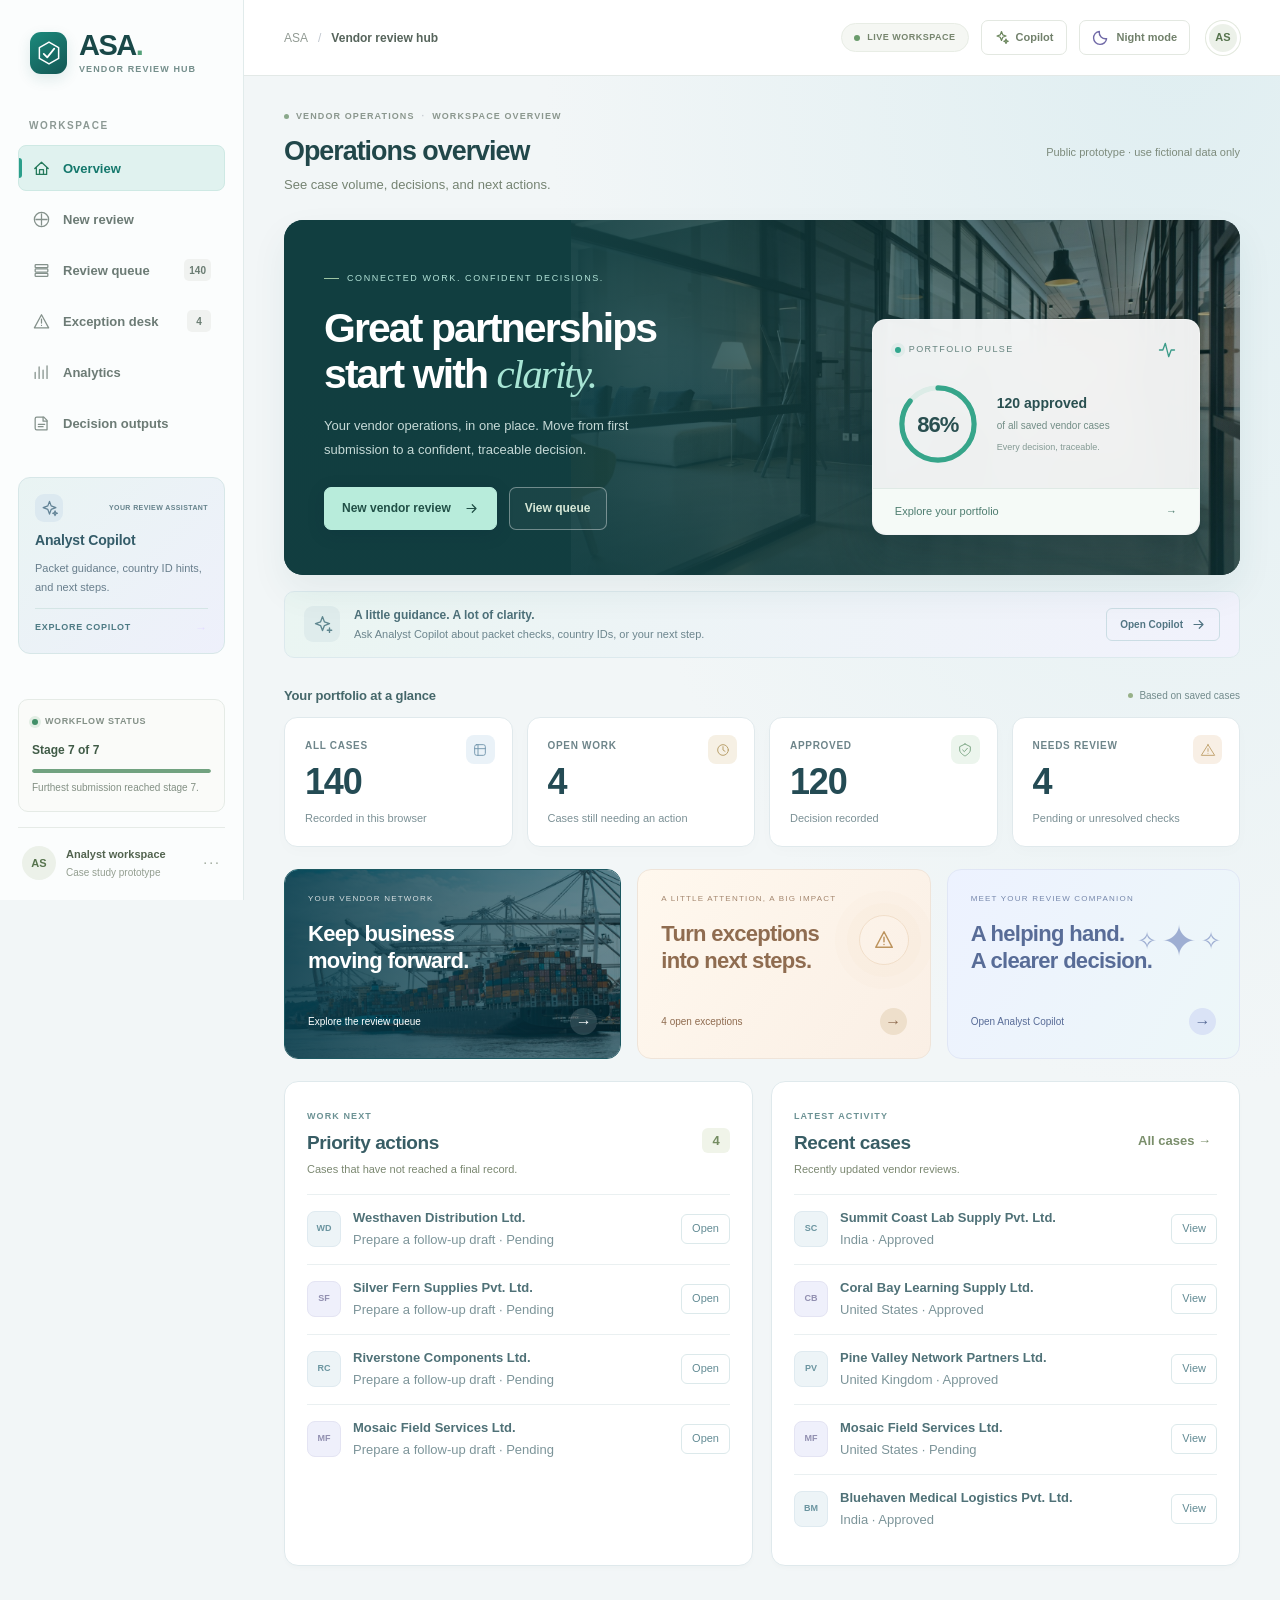
<file: index.html>
<!doctype html>
<html lang="en">
  <head>
    <meta charset="UTF-8" />
    <meta name="viewport" content="width=device-width, initial-scale=1.0" />
    <meta name="theme-color" content="#f5f7f8" />
    <title>ASA Vendor Review Hub</title>
    <script>
      try {
        if (localStorage.getItem("asa-vendor-intake-theme-v1") === "dark") document.documentElement.dataset.theme = "dark";
      } catch {}
    </script>
    <link rel="stylesheet" href="styles.css?v=42" />
  <link rel="stylesheet" href="assets/case-workspace.css?v=1"/>
  </head>
  <body>
    <a class="skip-link" href="#page-title">Skip to content</a>
    <div class="app-shell">
      <aside class="sidebar">
        <a class="brand" href="#overview" data-view="overview" aria-label="ASA Vendor Review Hub home">
          <span class="brand-mark" aria-hidden="true">
            <svg viewBox="0 0 32 32" fill="none"><path d="M16 3.5 27 9.75v12.5L16 28.5 5 22.25V9.75L16 3.5Z" stroke="currentColor" stroke-width="1.7"/><path d="m10 17 4 4 8-10" stroke="currentColor" stroke-width="2" stroke-linecap="round" stroke-linejoin="round"/></svg>
          </span>
          <span class="brand-copy"><strong>ASA<span class="brand-dot">.</span></strong><small>VENDOR REVIEW HUB</small></span>
        </a>

        <div class="sidebar-label">WORKSPACE</div>
        <nav class="primary-nav" aria-label="Main navigation">
          <button class="nav-item active" type="button" data-view="overview">
            <svg viewBox="0 0 24 24" aria-hidden="true"><path d="M3.5 12 12 4l8.5 8M5.5 10.5v9h13v-9M9.5 19.5v-6h5v6"/></svg>
            <span>Overview</span>
          </button>
          <button class="nav-item" type="button" data-view="new">
            <svg viewBox="0 0 24 24" aria-hidden="true"><path d="M12 5v14M5 12h14"/><circle cx="12" cy="12" r="9"/></svg>
            <span>New review</span>
          </button>
          <button class="nav-item" type="button" data-view="queue">
            <svg viewBox="0 0 24 24" aria-hidden="true"><rect x="4" y="4.5" width="16" height="4" rx="1"/><rect x="4" y="10" width="16" height="4" rx="1"/><rect x="4" y="15.5" width="16" height="4" rx="1"/></svg>
            <span>Review queue</span><span class="nav-count" id="nav-count">0</span>
          </button>
          <button class="nav-item" type="button" data-view="exceptions">
            <svg viewBox="0 0 24 24" aria-hidden="true"><path d="M12 3.5 21 20H3L12 3.5Z"/><path d="M12 9v5m0 3h.01"/></svg>
            <span>Exception desk</span><span class="nav-count" id="exception-nav-count">0</span>
          </button>
          <button class="nav-item" type="button" data-view="analytics">
            <svg viewBox="0 0 24 24" aria-hidden="true"><path d="M4 19.5V12m5 7.5V5m5 14.5V9m5 10.5V3.5"/></svg>
            <span>Analytics</span>
          </button>
          <button class="nav-item" type="button" data-view="outputs">
            <svg viewBox="0 0 24 24" aria-hidden="true"><path d="M6 4h9l4 4v12H6a2 2 0 0 1-2-2V6a2 2 0 0 1 2-2Z"/><path d="M14 4v5h5M8 13h8M8 16h6"/></svg>
            <span>Decision outputs</span>
          </button>
          <button class="nav-item copilot-nav-item" type="button" data-view="copilot" title="Open Analyst Copilot">
            <span class="copilot-nav-top"><span class="copilot-nav-icon"><svg viewBox="0 0 24 24" aria-hidden="true"><path d="m12 3 2.1 5.7L20 11l-5.9 2.2L12 19l-2.1-5.8L4 11l5.9-2.3L12 3Z"/><path d="m19 15 .8 2.2L22 18l-2.2.8L19 21l-.8-2.2L16 18l2.2-.8L19 15Z"/></svg></span><span class="copilot-nav-badge">YOUR REVIEW ASSISTANT</span></span>
            <strong class="copilot-nav-title">Analyst Copilot</strong>
            <span class="copilot-nav-description">Packet guidance, country ID hints, and next steps.</span>
            <span class="copilot-nav-footer">EXPLORE COPILOT <b aria-hidden="true">→</b></span>
          </button>
        </nav>

        <div class="sidebar-bottom">
          <div class="workflow-mini">
            <div class="workflow-mini-top"><span class="mini-pulse"></span><span>WORKFLOW STATUS</span></div>
            <strong id="workflow-stage">Stage 1 of 7</strong>
            <div class="mini-progress"><span id="workflow-progress"></span></div>
            <p id="workflow-note">Submission intake is ready.</p>
          </div>
          <div class="user-profile">
            <div class="avatar">AS</div>
            <div><strong>Analyst workspace</strong><small>Case study prototype</small></div>
            <span class="profile-menu" aria-hidden="true">···</span>
          </div>
        </div>
      </aside>

      <main class="main-area">
        <header class="topbar">
          <div class="breadcrumbs"><span>ASA</span><span class="crumb-separator">/</span><strong>Vendor review hub</strong></div>
          <div class="topbar-right"><span class="environment"><span></span> <span id="workspace-label">LOCAL WORKSPACE</span></span><button class="top-copilot" type="button" data-view="copilot" aria-label="Open analyst copilot"><svg viewBox="0 0 20 20" aria-hidden="true"><path d="m10 2 1.7 4.5L16 8l-4.3 1.6L10 14l-1.7-4.4L4 8l4.3-1.5L10 2Z"/><path d="m16 12 .8 2.2L19 15l-2.2.8L16 18l-.8-2.2L13 15l2.2-.8L16 12Z"/></svg><span>Copilot</span></button><button class="theme-toggle" id="theme-toggle" type="button" aria-label="Switch to night mode" aria-pressed="false"><svg viewBox="0 0 20 20" aria-hidden="true"><path d="M17.2 11.4A7.5 7.5 0 0 1 8.6 2.8a7.7 7.7 0 1 0 8.6 8.6Z"/></svg><span id="theme-toggle-label">Night mode</span></button><div class="top-avatar" aria-label="Analyst">AS</div></div>
        </header>

        <section class="page-content">
          <div class="page-heading">
            <div>
              <div class="eyebrow"><span class="eyebrow-dot"></span> VENDOR OPERATIONS <span class="eyebrow-divider">·</span> <span id="page-stage-label">WORKSPACE OVERVIEW</span></div>
              <h1 id="page-title" tabindex="-1">Operations overview</h1>
              <p class="page-subtitle" id="page-subtitle">See case volume, decisions, and next actions.</p>
            </div>
            <div class="heading-action" id="heading-action"><span class="secure-icon" id="workspace-status-icon" aria-hidden="true"><svg viewBox="0 0 20 20" aria-hidden="true"><rect x="4" y="8" width="12" height="9" rx="2"/><path d="M7 8V6a3 3 0 0 1 6 0v2"/></svg></span><span id="workspace-privacy-label">Private to this browser</span></div>
          </div>

          <section class="view" id="overview-view" aria-labelledby="page-title">
            <div class="overview-hero panel"><img class="hero-editorial" src="assets/workspace-editorial.jpg" alt="" width="1800" height="1202" fetchpriority="high" />
              <div class="overview-hero-copy">
                <span class="overview-kicker">CONNECTED WORK. CONFIDENT DECISIONS.</span>
                <h2>Great partnerships<br />start with <em>clarity.</em></h2>
                <p>Your vendor operations, in one place. Move from first submission to a confident, traceable decision.</p>
                <div class="overview-actions"><button class="button-primary" type="button" data-view="new">New vendor review <svg viewBox="0 0 20 20" aria-hidden="true"><path d="M4 10h12m-5-5 5 5-5 5"/></svg></button><button class="button-secondary" type="button" data-view="queue">View queue</button></div>
              </div>
              <div class="hero-portfolio">
                <div class="portfolio-top"><span><i></i> PORTFOLIO PULSE</span><svg viewBox="0 0 24 24" aria-hidden="true"><path d="M3 12h4l3-8 4 16 3-8h4"/></svg></div>
                <div class="portfolio-center"><div class="portfolio-ring"><svg viewBox="0 0 100 100" aria-hidden="true"><circle class="ring-track" cx="50" cy="50" r="42"/><circle class="ring-value" id="portfolio-ring-value" cx="50" cy="50" r="42" pathLength="100"/></svg><strong id="portfolio-percent">0%</strong></div><div><strong id="portfolio-approved">0 approved</strong><span>of all saved vendor cases</span><small>Every decision, traceable.</small></div></div>
                <button type="button" data-view="analytics">Explore your portfolio <span aria-hidden="true">→</span></button>
              </div>
            </div>
            <div class="overview-copilot-strip">
              <span class="overview-copilot-art" aria-hidden="true"><svg viewBox="0 0 24 24"><path d="m12 3 2.2 6L20 11l-5.8 2.2L12 19l-2.2-5.8L4 11l5.8-2L12 3ZM20 16v5m-2.5-2.5h5"/></svg></span>
              <div class="overview-copilot-copy"><strong>A little guidance. A lot of clarity.</strong><span>Ask Analyst Copilot about packet checks, country IDs, or your next step.</span></div>
              <button type="button" data-view="copilot">Open Copilot <svg viewBox="0 0 20 20" aria-hidden="true"><path d="M4 10h12m-5-5 5 5-5 5"/></svg></button>
            </div>
            <div class="portfolio-label"><h2>Your portfolio at a glance</h2><span><i></i> Based on saved cases</span></div>
            <div class="overview-metrics">
              <article class="overview-metric metric-0"><span>ALL CASES</span><i class="stat-icon" aria-hidden="true"><svg viewBox="0 0 24 24"><rect x="4" y="4" width="16" height="16" rx="3"/><path d="M9 4v16M4 10h16"/></svg></i><strong id="overview-total">0</strong><small>Recorded in this browser</small></article>
              <article class="overview-metric metric-1"><span>OPEN WORK</span><i class="stat-icon" aria-hidden="true"><svg viewBox="0 0 24 24"><circle cx="12" cy="12" r="8"/><path d="M12 7v5l3 2"/></svg></i><strong id="overview-active">0</strong><small>Cases still needing an action</small></article>
              <article class="overview-metric metric-2"><span>APPROVED</span><i class="stat-icon" aria-hidden="true"><svg viewBox="0 0 24 24"><path d="m12 3 8 4v5c0 5-8 9-8 9s-8-4-8-9V7l8-4Z"/><path d="m8.5 12 2.5 2.5 4.5-5"/></svg></i><strong id="overview-approved">0</strong><small>Decision recorded</small></article>
              <article class="overview-metric metric-3"><span>NEEDS REVIEW</span><i class="stat-icon" aria-hidden="true"><svg viewBox="0 0 24 24"><path d="M12 4 22 20H2L12 4ZM12 10v4m0 3h.01"/></svg></i><strong id="overview-review">0</strong><small>Pending or unresolved checks</small></article>
            </div>
            <div class="workspace-shortcuts" aria-label="Workspace shortcuts">
              <button class="shortcut-card shortcut-photo" type="button" data-view="queue"><img src="assets/logistics-editorial.jpg" alt="" width="900" height="600" loading="lazy"/><span class="shortcut-kicker">YOUR VENDOR NETWORK</span><strong>Keep business<br/>moving forward.</strong><span class="shortcut-footer">Explore the review queue <b aria-hidden="true">→</b></span></button>
              <button class="shortcut-card shortcut-attention" type="button" data-view="exceptions"><span class="shortcut-kicker">A LITTLE ATTENTION, A BIG IMPACT</span><span class="shortcut-orbit" aria-hidden="true"><svg viewBox="0 0 24 24"><path d="m12 3 9 17H3l9-17ZM12 9v5m0 3h.01"/></svg></span><strong>Turn exceptions<br/>into next steps.</strong><span class="shortcut-footer"><span id="shortcut-open-count">View open exceptions</span> <b aria-hidden="true">→</b></span></button>
              <button class="shortcut-card shortcut-copilot" type="button" data-view="copilot"><span class="shortcut-kicker">MEET YOUR REVIEW COMPANION</span><span class="copilot-stars" aria-hidden="true">✧<span>✦</span>✧</span><strong>A helping hand.<br/>A clearer decision.</strong><span class="shortcut-footer">Open Analyst Copilot <b aria-hidden="true">→</b></span></button>
            </div>
            <div class="overview-columns">
              <section class="panel overview-list-panel">
                <div class="section-heading"><div><span class="section-eyebrow">WORK NEXT</span><h2>Priority actions</h2><p>Cases that have not reached a final record.</p></div><span class="section-count" id="overview-priority-count">0</span></div>
                <div class="overview-list" id="overview-priorities"></div>
              </section>
              <section class="panel overview-list-panel">
                <div class="section-heading"><div><span class="section-eyebrow">LATEST ACTIVITY</span><h2>Recent cases</h2><p>Recently updated vendor reviews.</p></div><button class="text-action" type="button" data-view="queue">All cases →</button></div>
                <div class="overview-list" id="overview-recent"></div>
              </section>
            </div>
          </section>

          <section class="view hidden" id="new-view" aria-labelledby="page-title">
            <div class="intake-layout">
              <form class="panel intake-panel" id="submission-form">
                <div class="panel-heading">
                  <div class="panel-icon"><svg viewBox="0 0 24 24" aria-hidden="true"><path d="M12 12a4 4 0 1 0 0-8 4 4 0 0 0 0 8ZM4 20a8 8 0 0 1 16 0"/></svg></div>
                  <div><h2>Details from the vendor packet</h2><p>Record the information your team received for review.</p></div>
                  <span class="required-note"><i></i> Required fields</span>
                </div>

                <section class="submission-pdf-panel" aria-labelledby="submission-pdf-title">
                  <div class="submission-pdf-copy"><span class="submission-pdf-icon" aria-hidden="true">PDF</span><div><strong id="submission-pdf-title">Start from the vendor's completed PDF</strong><p>Upload a text-based vendor form. The free built-in reader suggests values with page evidence; an analyst confirms each one.</p></div></div>
                  <div class="submission-pdf-actions"><label class="submission-pdf-picker" for="submission-pdf"><input class="file-input" id="submission-pdf" type="file" accept=".pdf,application/pdf" /><span id="submission-pdf-name">Choose vendor submission PDF</span><b aria-hidden="true">Browse</b></label><button class="button-primary compact" id="submission-pdf-read" type="button" disabled>Read PDF</button></div>
                  <p class="submission-pdf-note" id="submission-pdf-note" role="status" aria-live="polite">PDF only · up to 10 MB · scanned/image-only PDFs need manual entry because free OCR is not included.</p>
                  <p class="submission-pdf-limit">This vendor form PDF can prefill intake details. Attach separate registration, tax, and bank evidence for the later verification stages.</p>
                  <div class="submission-pdf-results analyst-suggestions" id="submission-pdf-results"></div>
                </section>

                <div class="form-grid">
                  <label class="field field-wide">
                    <span>Legal business name <b>*</b></span>
                    <input name="legalName" type="text" placeholder="e.g. Northstar Office Supplies Ltd." autocomplete="organization" required maxlength="120" />
                    <small>Use the name shown on the registration document.</small>
                  </label>

                  <label class="field">
                    <span>Country or region <b>*</b></span>
                    <span class="select-wrap"><select name="country" required><option value="" disabled selected>Select country</option><option>India</option><option>United States</option><option>United Kingdom</option><option>Canada</option><option>Singapore</option><option>Australia</option><option>Other</option></select><svg viewBox="0 0 16 16" aria-hidden="true"><path d="m4 6 4 4 4-4"/></svg></span>
                  </label>

                  <label class="field">
                    <span>Tax or registration ID <b>*</b></span>
                    <input name="taxId" type="text" placeholder="Enter the vendor's ID" autocomplete="off" required maxlength="80" />
                    <small>Country-specific checks happen in a later stage.</small>
                  </label>

                  <label class="field">
                    <span>Primary contact email <b>*</b></span>
                    <input name="email" type="email" placeholder="name@company.com" autocomplete="email" required maxlength="160" />
                  </label>

                  <label class="field">
                    <span>Bank account holder <b>*</b></span>
                    <input name="accountHolder" type="text" placeholder="Name shown on bank proof" autocomplete="off" required maxlength="120" />
                    <small>Do not enter an account number in this prototype.</small>
                  </label>

                  <label class="field">
                    <span>Vendor service type <small class="field-optional">Optional · helps tailor evidence guidance</small></span>
                    <span class="select-wrap"><select name="vendorType" id="intake-vendor-type"><option value="">Choose a service type</option></select><svg viewBox="0 0 16 16" aria-hidden="true"><path d="m4 6 4 4 4-4"/></svg></span>
                  </label>
                </div>

                <div class="section-divider"><span>SUPPORTING DOCUMENTS</span><span class="optional-pill">Optional for intake</span></div>
                <div class="upload-grid">
                  <label class="upload-card" for="registration-file">
                    <input class="file-input" id="registration-file" name="registration" type="file" accept=".pdf,.png,.jpg,.jpeg,.docx,.txt,.csv" />
                    <span class="upload-icon"><svg viewBox="0 0 24 24" aria-hidden="true"><path d="M7 3.75h7l4 4v12.5H7a2 2 0 0 1-2-2V5.75a2 2 0 0 1 2-2Z"/><path d="M14 4v4h4M8.5 14h7M8.5 17h7"/></svg></span>
                    <span class="upload-copy"><strong>Registration document</strong><small class="file-name">PDF, image, DOCX, TXT, or CSV</small></span>
                    <span class="upload-action" aria-hidden="true">+</span>
                  </label>
                  <label class="upload-card" for="tax-file">
                    <input class="file-input" id="tax-file" name="taxDocument" type="file" accept=".pdf,.png,.jpg,.jpeg,.docx,.txt,.csv" />
                    <span class="upload-icon"><svg viewBox="0 0 24 24" aria-hidden="true"><path d="M7 3.75h7l4 4v12.5H7a2 2 0 0 1-2-2V5.75a2 2 0 0 1 2-2Z"/><path d="M14 4v4h4M8.5 14h7M8.5 17h7"/></svg></span>
                    <span class="upload-copy"><strong>Tax document</strong><small class="file-name">PDF, image, DOCX, TXT, or CSV</small></span>
                    <span class="upload-action" aria-hidden="true">+</span>
                  </label>
                  <label class="upload-card" for="bank-file">
                    <input class="file-input" id="bank-file" name="bankProof" type="file" accept=".pdf,.png,.jpg,.jpeg,.docx,.txt,.csv" />
                    <span class="upload-icon"><svg viewBox="0 0 24 24" aria-hidden="true"><path d="M7 3.75h7l4 4v12.5H7a2 2 0 0 1-2-2V5.75a2 2 0 0 1 2-2Z"/><path d="M14 4v4h4M8.5 14h7M8.5 17h7"/></svg></span>
                    <span class="upload-copy"><strong>Bank proof</strong><small class="file-name">PDF, image, DOCX, TXT, or CSV</small></span>
                    <span class="upload-action" aria-hidden="true">+</span>
                  </label>
                </div>
                <div class="upload-footnote"><span class="info-mark">i</span> Public demo: use fictional files only. Uploads are read for text and not retained; case records stay in this browser. Max 10 MB per file.</div>

                <div class="form-footer">
                  <p><span class="lock-small"><svg viewBox="0 0 16 16" aria-hidden="true"><rect x="3" y="7" width="10" height="7" rx="1.5"/><path d="M5.5 7V5a2.5 2.5 0 0 1 5 0v2"/></svg></span> Case records stay in this browser.</p>
                  <button class="button-primary" type="submit"><span>Create review case</span><svg viewBox="0 0 20 20" aria-hidden="true"><path d="M4 10h12M10 4l6 6-6 6"/></svg></button>
                </div>
              </form>

              <aside class="side-column">
                <section class="panel draft-assist-card" aria-labelledby="draft-assist-title">
                  <div class="draft-assist-heading">
                    <span class="draft-assist-icon" aria-hidden="true"><svg viewBox="0 0 20 20"><path d="m10 2 1.7 4.5L16 8l-4.3 1.6L10 14l-1.7-4.4L4 8l4.3-1.5L10 2Z"/></svg></span>
                    <div><span class="draft-assist-kicker">ANALYST HELP</span><h3 id="draft-assist-title">Packet assist</h3></div>
                    <button class="text-action" type="button" data-view="copilot">Summary →</button>
                  </div>
                  <p class="draft-assist-copy">Read vendor files and review source-linked field suggestions before opening the case.</p>
                  <div class="analyst-case-counts" aria-live="polite">
                    <div><span>DETAILS ENTERED</span><strong id="copilot-field-count">0 / 5</strong></div>
                    <div><span>SUPPORTING DOC TYPES</span><strong id="copilot-document-count">0 / 3</strong></div>
                  </div>
                  <div class="analyst-guidance" id="copilot-guidance">Next step: enter the vendor details, then review the packet before creating the case.</div>
                  <button class="button-primary analyst-read-button" id="copilot-read-button" type="button" disabled>Review packet and suggest fields</button>
                  <div class="analyst-suggestions" id="copilot-doc-results"></div>
                  <div class="analyst-reply" id="copilot-reply" role="status" aria-live="polite">Suggestions are based on readable text. Your team confirms what to use.</div>
                  <p class="draft-assist-footnote">Local, rule-based help · no paid AI service or API key.</p>
                </section>

                <section class="panel stage-panel">
                  <div class="side-panel-title"><span class="stage-number">01</span><div><h3>Intake stage</h3><p>Start a traceable vendor review.</p></div></div>
                  <div class="stage-rail">
                    <div class="rail-step current"><span class="rail-node"><i></i></span><div><strong>Receive submission</strong><small>Vendor details and documents</small></div><span class="step-state">NOW</span></div>
                    <div class="rail-step upcoming"><span class="rail-node"></span><div><strong>Read information</strong><small>Extract fields from documents</small></div></div>
                    <div class="rail-step upcoming"><span class="rail-node"></span><div><strong>Validate and compare</strong><small>Check formats and consistency</small></div></div>
                    <div class="rail-step upcoming"><span class="rail-node"></span><div><strong>Review decision</strong><small>Explain the outcome</small></div></div>
                  </div>
                  <div class="stage-note"><span class="sparkle">✦</span><p>Each submission gets a run ID and timestamp so the review can be traced later.</p></div>
                </section>

                <section class="tip-card">
                  <div class="tip-icon"><svg viewBox="0 0 20 20" aria-hidden="true"><path d="M10 2.5a6 6 0 0 0-3.8 10.64c.7.57 1.05 1.14 1.12 1.86h5.36c.07-.72.42-1.29 1.12-1.86A6 6 0 0 0 10 2.5Z"/><path d="M7.7 17h4.6M8.2 15h3.6"/></svg></div>
                  <div><strong>Good to know</strong><p>Missing documents can still be recorded. Later stages will flag what’s needed and prepare a follow-up.</p></div>
                </section>

                <button class="recent-card" type="button" data-view="queue">
                  <span class="recent-icon"><svg viewBox="0 0 20 20" aria-hidden="true"><path d="M4 5h12M4 10h12M4 15h8"/></svg></span>
                  <span class="recent-copy"><strong>Submission queue</strong><small><span id="recent-count">0</span> submissions recorded</small></span>
                  <svg class="recent-arrow" viewBox="0 0 20 20" aria-hidden="true"><path d="M4 10h12m-5-5 5 5-5 5"/></svg>
                </button>
              </aside>
            </div>
          </section>

          <section class="view hidden" id="queue-view" aria-labelledby="queue-title">
            <div class="queue-summary">
              <article class="metric-card"><div class="metric-label">TOTAL SUBMISSIONS <span class="metric-icon blue"><svg viewBox="0 0 20 20" aria-hidden="true"><path d="M6 3.5h6l3 3v10H6a1.5 1.5 0 0 1-1.5-1.5V5A1.5 1.5 0 0 1 6 3.5Z"/><path d="M12 4v3h3M7.5 11h5M7.5 14h5"/></svg></span></div><strong id="metric-total">0</strong><small>All intake runs</small></article>
              <article class="metric-card"><div class="metric-label">RECEIVED <span class="metric-icon amber"><svg viewBox="0 0 20 20" aria-hidden="true"><circle cx="10" cy="10" r="6.5"/><path d="M10 6v4l2.5 1.5"/></svg></span></div><strong id="metric-received">0</strong><small>Ready for next stage</small></article>
              <article class="metric-card"><div class="metric-label">DOCUMENTS ATTACHED <span class="metric-icon green"><svg viewBox="0 0 20 20" aria-hidden="true"><path d="m7 10 2 2 4-4M10 2.5a7.5 7.5 0 1 0 0 15 7.5 7.5 0 0 0 0-15Z"/></svg></span></div><strong id="metric-documents">0</strong><small>Across all submissions</small></article>
            </div>

            <div class="panel queue-panel">
              <div class="queue-heading"><div><h2 id="queue-title">Submission queue</h2><p>Vendor intake runs recorded in this browser.</p></div><button class="button-primary compact" type="button" data-view="new"><span>New submission</span><svg viewBox="0 0 20 20" aria-hidden="true"><path d="M10 4v12M4 10h12"/></svg></button></div>
              <div class="queue-toolbar">
                <label class="queue-search"><svg viewBox="0 0 24 24" aria-hidden="true"><circle cx="10.5" cy="10.5" r="6.5"/><path d="m16 16 5 5"/></svg><input id="queue-search" type="search" placeholder="Search vendors, countries, or run IDs…" aria-label="Search review queue" /></label>
                <label class="queue-status"><span>Status</span><select id="queue-status" aria-label="Filter queue by status"><option value="">All statuses</option><option>Approved</option><option>Pending</option><option>Rejected</option><option>Received</option></select></label>
              </div>
              <p class="queue-filter-count" id="queue-filter-count" role="status" aria-live="polite"></p>
              <div class="table-wrap">
                <table>
                  <thead><tr><th>VENDOR</th><th>COUNTRY</th><th>RUN ID</th><th>CREATED</th><th>DOCUMENTS</th><th>STATUS</th><th></th></tr></thead>
                  <tbody id="submission-rows"></tbody>
                </table>
                <div class="empty-state hidden" id="empty-state"><span class="empty-illustration"><svg viewBox="0 0 48 48" aria-hidden="true"><path d="M15 7h13l8 8v23H15a3 3 0 0 1-3-3V10a3 3 0 0 1 3-3Z"/><path d="M28 8v8h8M19 25h13M19 31h9"/><circle cx="35" cy="35" r="8"/><path d="M35 31v8m-4-4h8"/></svg></span><h3>No submissions yet</h3><p>Create your first vendor submission to start the intake workflow.</p><button class="button-primary compact" type="button" data-view="new"><span>Start first submission</span><svg viewBox="0 0 20 20" aria-hidden="true"><path d="M10 4v12M4 10h12"/></svg></button></div>
              </div>
              <div id="queue-no-results" class="queue-no-results hidden"><strong>No matching cases</strong><p>Try another search or choose a different status.</p><button class="button-secondary" id="queue-reset" type="button">Clear filters</button></div>
              <div class="table-foot"><span><span class="table-dot"></span> Local browser records</span><span id="table-count">Showing 0 submissions</span></div>
            </div>
            <div class="queue-note"><span class="info-mark">i</span> This prototype records intake details and attachments locally. Automated document checks are added in later stages.</div>
          </section>

          <section class="view hidden" id="exceptions-view" aria-labelledby="exceptions-title">
            <section class="panel exception-hero">
              <div class="exception-hero-copy"><span class="section-eyebrow">REVIEWER WORKBENCH</span><h2 id="exceptions-title">Resolve exceptions with evidence.</h2><p>See why a case was held, collect the right proof, rerun checks, and keep the final call with the analyst.</p></div>
              <div class="exception-hero-mark" aria-hidden="true"><svg viewBox="0 0 72 72"><path d="M36 7 64 58H8L36 7Z"/><path d="M36 25v15m0 8h.1"/></svg></div>
            </section>
            <div class="exception-summary-grid">
              <article><span>OPEN EXCEPTIONS</span><strong id="exception-total">0</strong><small>Cases waiting for review</small></article>
              <article><span>EVIDENCE GAPS</span><strong id="exception-evidence-count">0</strong><small>Missing or unreadable files</small></article>
              <article><span>DATA MISMATCHES</span><strong id="exception-mismatch-count">0</strong><small>Tax, bank, or source conflicts</small></article>
              <article><span>DUPLICATE FLAGS</span><strong id="exception-duplicate-count">0</strong><small>Compare with the linked record</small></article>
            </div>
            <div class="exception-desk-layout">
              <section class="panel exception-list-panel">
                <div class="section-heading"><div><span class="section-eyebrow">PRIORITIZED REVIEW</span><h2>Cases needing a human check</h2><p>Open a case to add evidence and record your adjudication.</p></div><span class="section-count" id="exception-list-count">0</span></div>
                <div class="exception-case-grid" id="exceptions-grid"></div>
              </section>
              <aside class="panel exception-process-panel">
                <span class="section-eyebrow">SAFE RESOLUTION LOOP</span><h2>One clear path for each exception</h2>
                <ol class="exception-process-list"><li><b>1</b><span><strong>Inspect</strong><small>Read the flag and source evidence.</small></span></li><li><b>2</b><span><strong>Collect</strong><small>Attach vendor PDFs or supporting files.</small></span></li><li><b>3</b><span><strong>Rerun</strong><small>Recheck completeness and comparisons.</small></span></li><li><b>4</b><span><strong>Decide</strong><small>Record the outcome and reason as reviewer.</small></span></li></ol>
                <p class="exception-demo-note">Files are attached to the case in this browser. Text PDFs, DOCX, TXT, and CSV can be read; scanned PDFs need manual review because free OCR is not included.</p>
              </aside>
            </div>
          </section>

          <section class="view hidden" id="analytics-view" aria-labelledby="analytics-title">
            <div class="analytics-kpis">
              <article class="overview-metric"><span>TOTAL CASES</span><strong id="analytics-total">0</strong><small>Across the recorded portfolio</small></article>
              <article class="overview-metric"><span>APPROVAL RATE</span><strong id="analytics-approval-rate">0%</strong><small>Of final decisions</small></article>
              <article class="overview-metric"><span>NEEDS REVIEW</span><strong id="analytics-active">0</strong><small>Cases still requiring action</small></article>
              <article class="overview-metric"><span>REJECTED</span><strong id="analytics-rejected-kpi">0</strong><small>Human reviewer decisions</small></article>
            </div>
            <section class="panel analytics-insight-panel" aria-labelledby="analytics-insight-heading" aria-live="polite">
              <div class="analytics-insight-heading"><div><span class="section-eyebrow">PORTFOLIO TAKEAWAY</span><h2 id="analytics-insight-heading">What the numbers say</h2><p id="analytics-insight-summary">Add cases to see outcomes and open work.</p></div><span class="insight-status" id="analytics-insight-status">NO CASES</span></div>
              <div class="analytics-insight-grid">
                <article><span>DECISION MIX</span><strong id="analytics-insight-decisions">0 recorded</strong><small id="analytics-insight-decision-note">No decisions recorded yet</small></article>
                <article><span>TOP OPEN SIGNAL</span><strong id="analytics-insight-top-signal">None</strong><small id="analytics-insight-signal-note">No open review flags</small></article>
                <article><span>WORK CLOSED</span><strong id="analytics-insight-closed">0 / 0</strong><small id="analytics-insight-closed-note">Finalized cases</small></article>
                <article><span>DOCUMENT COVERAGE</span><strong id="analytics-insight-docs">0%</strong><small id="analytics-insight-doc-note">Cases with all three types</small></article>
              </div>
            </section>
            <div class="analytics-demo-facts analytics-portfolio-facts" aria-label="Portfolio facts">
              <article><span>APPROVED</span><strong id="analytics-normal-count">0</strong><small>Rule based; configured checks passed</small></article>
              <article><span>PENDING</span><strong id="analytics-edge-count">0</strong><small>Awaiting review or clarification</small></article>
              <article><span>REVIEWER REJECTIONS</span><strong id="analytics-rejected-count">0</strong><small>Recorded with a reason</small></article>
              <article><span>DOCUMENT COVERAGE</span><strong id="analytics-doc-coverage">0%</strong><small>All three document types attached</small></article>
            </div>
            <div class="analytics-columns">
              <section class="panel analytics-panel">
                <div class="section-heading"><div><span class="section-eyebrow">WORKFLOW FLOW</span><h2 id="analytics-title">Cases by stage</h2><p>Count of cases that reached each workflow stage.</p></div></div>
                <div class="analytics-bars" id="analytics-stage-bars"></div>
              </section>
              <section class="panel analytics-panel">
                <div class="section-heading"><div><span class="section-eyebrow">DECISION OUTPUT</span><h2>Portfolio disposition</h2><p>Approved, pending, rejected, and undecided cases.</p></div></div>
                <div id="analytics-outcome-chart" class="outcome-chart"></div>
              </section>
            </div>
            <div class="analytics-columns analytics-detail-columns">
              <section class="panel analytics-panel">
                <div class="section-heading"><div><span class="section-eyebrow">INTAKE TREND</span><h2>Cases received by month</h2><p id="analytics-month-note">Monthly intake across the latest six months.</p></div></div>
                <div id="analytics-month-chart" class="trend-chart"></div>
              </section>
              <section class="panel analytics-panel">
                <div class="section-heading"><div><span class="section-eyebrow">PORTFOLIO MIX</span><h2>Cases by country</h2><p id="analytics-country-note">Regional mix across the saved portfolio.</p></div></div>
                <div id="analytics-country-chart" class="country-chart"></div>
              </section>
            </div>
            <div class="analytics-columns analytics-detail-columns">
              <section class="panel analytics-panel">
                <div class="section-heading"><div><span class="section-eyebrow">REGIONAL QUALITY</span><h2>Outcome mix by country</h2><p>Compare approvals, pending work, and reviewer rejections by region.</p></div></div>
                <div id="analytics-country-outcomes" class="country-outcome-chart"></div>
              </section>
              <section class="panel analytics-panel">
                <div class="section-heading"><div><span class="section-eyebrow">REVIEWER OVERRIDES</span><h2>Reasons recorded for rejection</h2><p>Grouped reasons from human decisions; the system never rejects automatically.</p></div></div>
                <div id="analytics-rejection-reasons" class="rejection-reason-chart"></div>
              </section>
            </div>
            <section class="panel analytics-rejection-panel">
              <div class="section-heading"><div><span class="section-eyebrow">DECISION DETAIL</span><h2>Recent reviewer rejections</h2><p>Each outcome includes the reason recorded by the analyst.</p></div><button class="text-action" type="button" data-view="outputs">Open decision register</button></div>
              <div class="table-wrap">
                <table class="analytics-rejection-table">
                  <thead><tr><th>VENDOR</th><th>COUNTRY</th><th>REASON CATEGORY</th><th>REVIEWER REASON</th><th>DATE</th><th></th></tr></thead>
                  <tbody id="analytics-rejection-rows"></tbody>
                </table>
              </div>
              <div class="table-foot"><span>Human reviewer overrides</span><span id="analytics-rejection-count">0 rejected cases</span></div>
            </section>
            <section class="panel analytics-health">
              <div class="section-heading"><div><span class="section-eyebrow">OPERATIONS SNAPSHOT</span><h2>Review workload</h2><p>Signals from the saved case history.</p></div></div>
              <div class="health-grid" id="analytics-health-grid"></div>
            </section>
            <p class="queue-note"><span class="info-mark">i</span> Portfolio records are fictional. Rejections are reviewer overrides with reasons, never automatic decisions. Analytics use the cases saved in this browser.</p>
          </section>
          <section class="view hidden" id="outputs-view" aria-labelledby="outputs-title">
            <div class="output-kpis">
              <article class="overview-metric"><span>DECIDED CASES</span><strong id="outputs-total">0</strong><small>Decision recorded</small></article>
              <article class="overview-metric"><span>APPROVED</span><strong id="outputs-approved">0</strong><small>All configured checks passed</small></article>
              <article class="overview-metric"><span>PENDING</span><strong id="outputs-pending">0</strong><small>Needs more information or review</small></article>
              <article class="overview-metric"><span>REJECTED</span><strong id="outputs-rejected">0</strong><small>Reviewer override with reason</small></article>
            </div>
            <div class="output-insight-grid">
              <section class="panel output-profile-panel">
                <div class="section-heading"><div><span class="section-eyebrow">OUTCOME PROFILE</span><h2>Decision mix</h2><p>Counts from all saved decisions in this browser.</p></div></div>
                <div class="analytics-bars" id="outputs-decision-bars"></div>
              </section>
              <section class="panel output-profile-panel">
                <div class="section-heading"><div><span class="section-eyebrow">DECISION FACTS</span><h2>How outcomes were recorded</h2><p>Rule-based results and reviewer activity.</p></div></div>
                <div class="output-facts-grid"><article><span>RULE-BASED</span><strong id="outputs-rule-based">0</strong></article><article><span>REVIEWER OVERRIDES</span><strong id="outputs-overrides">0</strong></article><article><span>FOLLOW-UP DRAFTS</span><strong id="outputs-drafts">0</strong></article></div>
              </section>
            </div>
            <section class="panel output-panel">
              <div class="section-heading output-heading"><div><span class="section-eyebrow">DECISION REGISTER</span><h2 id="outputs-title">Decision outputs</h2><p>Outcome, reason, and follow-up state for each reviewed case.</p></div><button class="button-secondary" type="button" data-view="queue">Open review queue</button></div>
              <div class="table-wrap">
                <table class="output-table">
                  <thead><tr><th>VENDOR</th><th>OUTCOME</th><th>REASON</th><th>FOLLOW-UP</th><th>DECIDED</th><th></th></tr></thead>
                  <tbody id="output-rows"></tbody>
                </table>
                <div class="empty-state hidden" id="outputs-empty"><span class="empty-illustration"><svg viewBox="0 0 48 48" aria-hidden="true"><path d="M15 7h13l8 8v23H15a3 3 0 0 1-3-3V10a3 3 0 0 1 3-3Z"/><path d="M28 8v8h8M19 25h13M19 31h9"/></svg></span><h3>No decision outputs yet</h3><p>Complete the review stages to see decisions and explanations here.</p><button class="button-primary compact" type="button" data-view="queue">Open review queue</button></div>
              </div>
              <div class="table-foot"><span>Decision register</span><span id="outputs-count">Showing 0 decisions</span></div>
            </section>
          </section>

          <section class="view hidden" id="copilot-view" aria-labelledby="copilot-page-title">
            <div class="copilot-page-hero panel">
              <div class="copilot-page-mark" aria-hidden="true"><svg viewBox="0 0 24 24"><path d="m12 3 2.1 5.7L20 11l-5.9 2.2L12 19l-2.1-5.8L4 11l5.9-2.3L12 3Z"/><path d="m19 15 .8 2.2L22 18l-2.2.8L19 21l-.8-2.2L16 18l2.2-.8L19 15Z"/></svg></div>
              <div class="copilot-page-copy"><span class="section-eyebrow">FREE · LOCAL · SOURCE-LINKED</span><h2 id="copilot-page-title">A practical copilot for vendor review.</h2><p>Read packet evidence, explain country ID formats, highlight open work, and suggest the next reviewer action.</p><div class="copilot-hero-actions"><button class="button-primary compact" type="button" data-view="new">Start a vendor review <span aria-hidden="true">→</span></button><a href="#copilot-knowledge">Explore the reference library ↓</a></div></div>
              <div class="copilot-hero-art" aria-hidden="true"><svg viewBox="0 0 180 132"><defs><linearGradient id="copilotGlow" x1="0" x2="1" y1="0" y2="1"><stop stop-color="#d9f1e8"/><stop offset="1" stop-color="#e8e4fa"/></linearGradient></defs><circle cx="92" cy="65" r="54" fill="url(#copilotGlow)"/><rect x="42" y="35" width="92" height="66" rx="12" fill="#fff" stroke="#dce8e5"/><path d="M58 54h46M58 65h58M58 76h34" stroke="#b4c8c2" stroke-width="5" stroke-linecap="round"/><circle cx="123" cy="88" r="17" fill="#258272"/><path d="m123 77 2.8 7.2L133 87l-7.2 2.8L123 97l-2.8-7.2L113 87l7.2-2.8L123 77Z" fill="#fff"/><path d="m145 30 1.4 3.7 3.6 1.3-3.6 1.4-1.4 3.6-1.3-3.6-3.7-1.4 3.7-1.3 1.3-3.7Z" fill="#887fc0"/><circle cx="38" cy="87" r="4" fill="#81b9a8"/></svg></div>
            </div>
            <div class="copilot-capability-grid" aria-label="What the analyst copilot helps with">
              <article><span class="capability-icon">01</span><div><strong>Read the packet</strong><p>Suggest values with the file and text they came from.</p></div></article>
              <article><span class="capability-icon">02</span><div><strong>Spot review signals</strong><p>Bring missing items and document mismatches forward.</p></div></article>
              <article><span class="capability-icon">03</span><div><strong>Guide the next step</strong><p>Explain pending work and prepare a follow-up draft.</p></div></article>
              <article><span class="capability-icon">04</span><div><strong>Check country references</strong><p>Show basic ID hints alongside official source links.</p></div></article>
            </div>
            <section class="panel evidence-planner-panel" id="vendor-evidence-planner" aria-labelledby="evidence-planner-title">
              <div class="evidence-planner-heading"><div><span class="section-eyebrow">VENDOR TYPE GUIDANCE · LOCAL DATASET</span><h2 id="evidence-planner-title">What confirmation documents should I request?</h2><p>Choose the work type and relevant exposure. The copilot returns a practical starting checklist for analyst review.</p></div><span class="evidence-planner-mark" aria-hidden="true">✓</span></div>
              <div class="evidence-planner-controls">
                <label class="evidence-type-label" for="evidence-vendor-type">Vendor service type<select id="evidence-vendor-type"><option value="">Choose a vendor type</option></select></label>
                <fieldset class="evidence-scope"><legend>Scope flags (optional)</legend><label><input id="evidence-personal-data" type="checkbox" /> Handles personal or sensitive data</label><label><input id="evidence-onsite" type="checkbox" /> Has staff working at our site</label><label><input id="evidence-cross-border" type="checkbox" /> Goods or services cross borders</label><label><input id="evidence-regulated-goods" type="checkbox" /> Regulated or safety-sensitive products/work</label><label><input id="evidence-production-access" type="checkbox" /> Access to production systems or critical operations</label></fieldset>
                <button class="button-primary compact" id="build-evidence-checklist" type="button">Build evidence checklist <span aria-hidden="true">→</span></button>
              </div>
              <div class="evidence-checklist" id="evidence-checklist" aria-live="polite"><div class="knowledge-empty"><strong>Select a vendor type to begin.</strong><span>Recommendations explain what to ask for and why. Your company policy and reviewer decide what is actually required.</span></div></div>
              <p class="evidence-planner-disclaimer">Guidance is a free, curated rule set, not legal advice or a universal requirement. Confirm the engagement scope, country, and ASA policy before requesting sensitive records.</p>
            </section>
            <div class="copilot-summary-kpis">
              <article class="overview-metric"><span>CASES IN SCOPE</span><strong id="copilot-total">0</strong><small>Saved in this browser</small></article>
              <article class="overview-metric"><span>NEED ACTION</span><strong id="copilot-active">0</strong><small>Not yet finalized</small></article>
              <article class="overview-metric"><span>PENDING</span><strong id="copilot-pending">0</strong><small>Follow-up or review needed</small></article>
              <article class="overview-metric"><span>READY TO CLOSE</span><strong id="copilot-ready">0</strong><small>Decision recorded; history open</small></article>
            </div>
            <section class="panel copilot-knowledge-panel" id="copilot-knowledge" aria-labelledby="knowledge-title">
              <div class="knowledge-heading"><div><span class="section-eyebrow">CURATED LOCAL DATASET</span><h2 id="knowledge-title">Country reference library</h2><p>Choose a country to see the configured ID hint and its official reference pages.</p></div><label class="knowledge-country-label" for="copilot-country-picker">Country<select id="copilot-country-picker"><option value="">Choose country</option><option>India</option><option>United States</option><option>United Kingdom</option><option>Canada</option><option>Singapore</option><option>Australia</option><option>Other</option></select></label></div>
              <div id="copilot-knowledge-detail" class="knowledge-detail"><div class="knowledge-empty"><strong>Country guidance will appear here.</strong><span>Pick the vendor's country to see the local reference and reviewer cue.</span></div></div>
              <div class="knowledge-disclaimer"><span aria-hidden="true">ⓘ</span><p>These are syntax and workflow hints, not registry lookups or legal advice. A match does not confirm identity, registration status, or tax standing. The reviewer remains responsible for the decision.</p><span id="knowledge-updated"></span></div>
            </section>
            <div class="copilot-page-columns">
              <section class="panel copilot-summary-panel">
                <div class="section-heading"><div><span class="section-eyebrow">PORTFOLIO BRIEF</span><h2>What needs attention</h2></div><button class="text-action" type="button" id="refresh-copilot">Refresh ↻</button></div>
                <div class="copilot-brief" id="workspace-summary">Create or open a case to generate a local work summary.</div>
                <div class="copilot-issue-list" id="workspace-issues"></div>
              </section>
              <section class="panel copilot-priority-panel">
                <div class="section-heading"><div><span class="section-eyebrow">SUGGESTED NEXT STEPS</span><h2>Priority cases</h2></div></div>
                <div class="copilot-priority-list" id="workspace-priorities"></div>
              </section>
            </div>
            <section class="panel copilot-chat-panel">
              <div class="section-heading"><div><span class="section-eyebrow">ASK ABOUT THE QUEUE</span><h2>Analyst help</h2><p>Get a concise summary based on saved case statuses and review checks.</p></div></div>
              <div class="workspace-prompts">
                <button type="button" data-workspace-prompt="summarize">Summarize my queue</button>
                <button type="button" data-workspace-prompt="attention">What needs attention?</button>
                <button type="button" data-workspace-prompt="pending">Show Pending follow-ups</button>
                <button type="button" data-workspace-prompt="documents">What should I check in the packet?</button>
                <button type="button" data-workspace-prompt="vendor-evidence">What evidence fits this vendor type?</button>
                <button type="button" data-workspace-prompt="tax">Explain this country's ID hint</button>
              </div>
              <div class="workspace-copilot-reply" id="workspace-copilot-reply" role="status" aria-live="polite">Choose a prompt or ask about your case queue.</div>
              <form class="workspace-question" id="workspace-question-form">
                <label class="visually-hidden" for="workspace-question">Ask about your vendor cases</label>
                <input id="workspace-question" type="text" maxlength="240" placeholder="Ask about priorities, outcomes, or open cases" autocomplete="off" />
                <button type="submit" aria-label="Ask the analyst copilot"><svg viewBox="0 0 20 20" aria-hidden="true"><path d="M3 10h13m-5-5 5 5-5 5"/></svg></button>
              </form>
              <p class="copilot-limit-note">This prototype builds summaries from local rules and saved workflow results. It does not use a generative AI model or make vendor decisions.</p>
            </section>
          </section>
        </section>
      </main>
    </div>

    <dialog class="detail-dialog" id="run-dialog">
      <div class="dialog-head"><div><span class="dialog-eyebrow">INTAKE RUN</span><h2 id="dialog-title">Submission details</h2></div><button class="icon-button" id="dialog-close" type="button" aria-label="Close details">×</button></div>
      <div class="dialog-run-id" id="dialog-run-id"></div>
      <div class="demo-case-banner hidden" id="demo-case-banner" role="status"></div>
      <section class="report-insight-panel" aria-labelledby="report-insight-heading">
        <div class="report-insight-heading"><div><span class="section-eyebrow">CASE SNAPSHOT</span><h3 id="report-insight-heading">Report insights</h3></div><span class="report-insight-status" id="report-insight-status">In progress</span></div>
        <div class="report-insight-bars" id="report-insight-bars"></div>
        <p class="report-insight-summary" id="report-insight-summary">Run the review checks to see this case's key findings.</p>
      </section>
      <div class="dialog-progress" id="dialog-progress"><span></span><span></span><span></span><span></span><span></span><span></span><span></span></div>
      <p class="dialog-stage">Stage 1 complete · Ready for information extraction</p>
      <dl class="detail-list" id="dialog-details"></dl>
      <div class="dialog-docs"><strong>Attachments</strong><div id="dialog-doc-list"></div></div>
      <section class="extraction-panel" id="extraction-panel">
        <div class="extraction-heading">
          <div><span class="extraction-kicker">STAGE 02</span><h3>Information extraction</h3><p id="extraction-status">Documents have not been read yet.</p></div>
          <button class="button-primary compact" id="extract-button" type="button">Read documents <svg viewBox="0 0 20 20" aria-hidden="true"><path d="M4 10h12m-5-5 5 5-5 5"/></svg></button>
        </div>
        <div id="extraction-results" class="extraction-results"></div>
        <p class="extraction-method"><span class="info-mark">i</span> Local text extraction looks for labelled fields and shows the source page and line. Scanned images need OCR, which is not included yet.</p>
      </section>
      <section class="validation-panel" id="validation-panel">
        <div class="validation-heading">
          <div><span class="extraction-kicker">STAGE 03</span><h3>Completeness and format checks</h3><p id="validation-status">Read the documents first to continue.</p></div>
          <button class="button-primary compact" id="validate-button" type="button" disabled>Run checks <svg viewBox="0 0 20 20" aria-hidden="true"><path d="m4 10 4 4 8-8"/></svg></button>
        </div>
        <div id="validation-results" class="validation-results"></div>
        <p class="extraction-method"><span class="info-mark">i</span> Format checks are syntax hints only. They do not confirm registration, tax status, or identity with a government service.</p>
      </section>
      <section class="comparison-panel" id="comparison-panel">
        <div class="comparison-heading">
          <div><span class="extraction-kicker">STAGE 04</span><h3>Compare details and check duplicates</h3><p id="comparison-status">Complete Stage 3 checks first.</p></div>
          <button class="button-primary compact" id="compare-button" type="button" disabled>Compare details <svg viewBox="0 0 20 20" aria-hidden="true"><path d="M4 6h12M4 10h12M4 14h7"/></svg></button>
        </div>
        <div id="comparison-results" class="comparison-results"></div>
        <p class="extraction-method"><span class="info-mark">i</span> A possible duplicate or mismatch is a review signal. This stage does not reject a vendor or change the source documents.</p>
      </section>
      <section class="exception-resolution-panel hidden" id="exception-resolution" aria-labelledby="exception-resolution-title">
        <div class="exception-resolution-heading"><div><span class="extraction-kicker">EXCEPTION DESK</span><h3 id="exception-resolution-title">Reviewer resolution</h3><p id="exception-resolution-summary"></p></div><span class="exception-resolution-pill" id="exception-resolution-status">OPEN</span></div>
        <div class="exception-resolution-guidance" id="exception-resolution-guidance"></div>
        <div class="exception-evidence-uploader">
          <div><strong>Add vendor evidence</strong><small>Attach a PDF or text document to this case, then reread and rerun Stage 3 and Stage 4.</small></div>
          <label class="exception-upload-kind" for="exception-upload-kind">Document type<select id="exception-upload-kind"><option>Bank proof</option><option>Tax document</option><option>Registration document</option><option>Bank relationship evidence</option><option>Entity separation evidence</option><option>Other supporting evidence</option></select></label>
          <label class="exception-file-picker" for="exception-upload-file"><input id="exception-upload-file" type="file" accept=".pdf,.docx,.txt,.csv,.png,.jpg,.jpeg,application/pdf" /><span id="exception-upload-name">Choose a supporting file</span><b>Browse</b></label>
          <button class="button-primary compact" id="exception-upload-button" type="button" disabled>Attach and rerun checks</button>
        </div>
        <div class="exception-workspace" id="exception-workspace"></div>
        <p class="extraction-method"><span class="info-mark">i</span> Evidence and notes are recorded in the case timeline. A suggested match or format check is not an external registry verification; the reviewer makes the decision.</p>
      </section>
      <section class="decision-panel" id="decision-panel">
        <div class="decision-heading">
          <div><span class="extraction-kicker">STAGE 05</span><h3>Make onboarding decision</h3><p id="decision-status">Complete Stage 4 comparison first.</p></div>
          <span class="decision-shield"><svg viewBox="0 0 20 20" aria-hidden="true"><path d="M10 2.5 16 5v4.5c0 3.6-2.3 6.4-6 8-3.7-1.6-6-4.4-6-8V5l6-2.5Z"/><path d="m7 9.8 2 2 4-4"/></svg></span>
        </div>
        <div class="decision-controls">
          <label class="decision-field"><span>Reviewer override <small>Optional</small></span><select id="decision-override"><option value="">Use rule-based result</option><option value="Approved">Override to Approved</option><option value="Pending">Override to Pending</option><option value="Rejected">Override to Rejected</option></select></label>
          <label class="decision-field"><span>Override reason <small>Required for an override</small></span><textarea id="decision-reason" rows="2" maxlength="500" placeholder="Explain the reviewer decision"></textarea></label>
        </div>
        <div class="decision-action-row"><p id="decision-hint">All configured checks must pass for automatic approval. Any unresolved check results in Pending.</p><button class="button-primary compact" id="decision-button" type="button" disabled>Make decision <svg viewBox="0 0 20 20" aria-hidden="true"><path d="m4 10 4 4 8-8"/></svg></button></div>
        <div id="decision-results" class="decision-results"></div>
        <p class="extraction-method"><span class="info-mark">i</span> This prototype does not verify vendor identity with external registries. A rejection is always a reviewer override with a recorded reason.</p>
      </section>
      <section class="followup-panel" id="followup-panel">
        <div class="followup-heading">
          <div><span class="extraction-kicker">STAGE 06</span><h3>Prepare vendor follow-up</h3><p id="followup-status">Create a decision first.</p></div>
          <button class="button-primary compact" id="followup-button" type="button" disabled>Prepare follow-up <svg viewBox="0 0 20 20" aria-hidden="true"><path d="M4 6h12v9H4zM4 7l6 4 6-4"/></svg></button>
        </div>
        <div id="followup-results" class="followup-results"></div>
        <p class="extraction-method"><span class="info-mark">i</span> Draft only. Review and copy the message into your normal vendor communication channel.</p>
      </section>
      <section class="audit-panel" id="audit-panel">
        <div class="audit-heading">
          <div><span class="extraction-kicker">STAGE 07</span><h3>Final result and run history</h3><p id="audit-status">Prepare the follow-up stage first.</p></div>
          <button class="button-primary compact" id="finalize-button" type="button" disabled>Complete run <svg viewBox="0 0 20 20" aria-hidden="true"><path d="m4 10 4 4 8-8"/></svg></button>
        </div>
        <div id="audit-results" class="audit-results"></div>
      </section>
      <div class="dialog-footer"><span class="status-badge received" id="dialog-status"><i></i> Received</span><span id="dialog-created"></span></div>
    </dialog>

    <div class="toast" id="toast" role="status" aria-live="polite"><span class="toast-check">✓</span><span id="toast-message">Submission created</span></div>
    <script src="knowledge-base.js?v=2"></script>
    <script src="demo-dataset.js?v=6"></script>
    <script src="app.js?v=42"></script>
    <script src="assets/case-workspace.js?v=1"></script>
  </body>
</html>
</file>
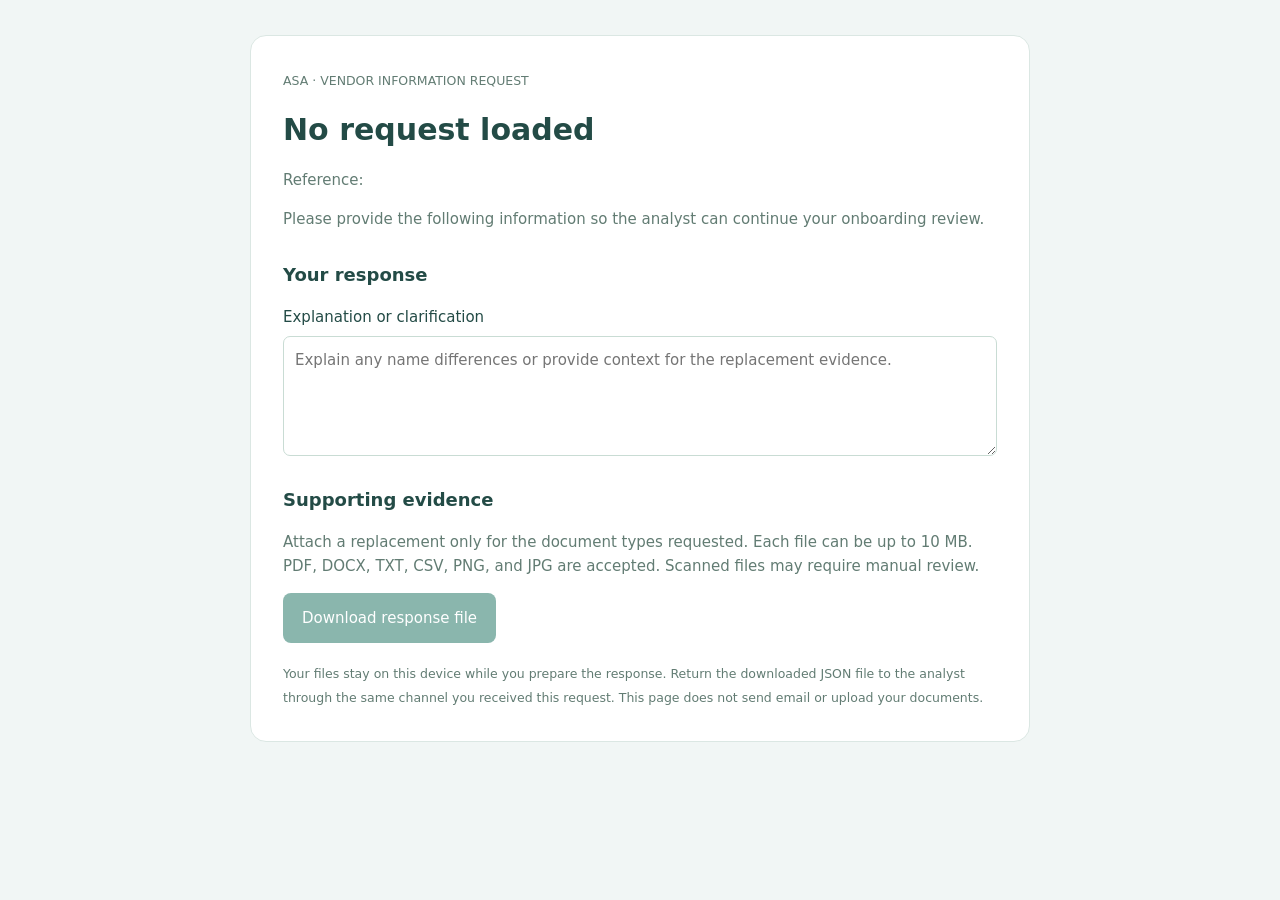
<file: assets/vendor-response-template.html>
<!doctype html><html lang="en"><head><meta charset="utf-8"><meta name="viewport" content="width=device-width,initial-scale=1"><title>Vendor information request</title><style>*{box-sizing:border-box}body{margin:0;background:#f1f6f5;color:#234b46;font:15px/1.6 system-ui,sans-serif}main{max-width:780px;margin:35px auto;background:white;border:1px solid #dbe7e3;border-radius:16px;padding:32px}h1{line-height:1.2}h2{font-size:18px;margin-top:30px}small,p{color:#627c73}li{margin:9px 0}label{display:grid;gap:7px;margin:15px 0}input,textarea,button{font:inherit}input,textarea{max-width:100%;padding:11px;border:1px solid #c9dcd4;border-radius:7px}button{padding:13px 19px;border:0;border-radius:8px;background:#176f5e;color:white;cursor:pointer}button:disabled{opacity:.5}.file-row{padding:8px 15px;background:#f6f9f7;border-radius:9px}.error{color:#a04235}#status{margin-top:18px}code{overflow-wrap:anywhere}@media(max-width:600px){main{padding:22px;margin:12px}input{font-size:12px}}</style></head><body><main><small>ASA · VENDOR INFORMATION REQUEST</small><h1 id="vendor"></h1><p>Reference: <code id="reference"></code></p><p>Please provide the following information so the analyst can continue your onboarding review.</p><ul id="requests"></ul><p id="extra"></p><h2>Your response</h2><label>Explanation or clarification<textarea id="note" rows="4" maxlength="3000" placeholder="Explain any name differences or provide context for the replacement evidence."></textarea></label><h2>Supporting evidence</h2><p>Attach a replacement only for the document types requested. Each file can be up to 10 MB. PDF, DOCX, TXT, CSV, PNG, and JPG are accepted. Scanned files may require manual review.</p><div id="uploads"></div><button id="download" type="button">Download response file</button><p id="status" role="status" aria-live="polite"></p><small>Your files stay on this device while you prepare the response. Return the downloaded JSON file to the analyst through the same channel you received this request. This page does not send email or upload your documents.</small></main><script>
const request=/*REQUEST_DATA*/ null;
const $=id=>document.getElementById(id);
if(!request){$('vendor').textContent='No request loaded';$('download').disabled=true;}
else {
$('vendor').textContent=request.vendorName;$('reference').textContent=request.caseId;$('extra').textContent=request.note;
request.items.forEach(text=>{const li=document.createElement('li');li.textContent=text;$('requests').append(li);});
request.kinds.forEach(kind=>{const label=document.createElement('label');label.className='file-row';label.textContent=kind;const input=document.createElement('input');input.type='file';input.accept='.pdf,.docx,.txt,.csv,.png,.jpg,.jpeg';input.dataset.kind=kind;label.append(input);$('uploads').append(label);});
$('download').onclick=async()=>{const button=$('download');button.disabled=true;$('status').className='';try{const selected=[...document.querySelectorAll('input[type=file]')].filter(i=>i.files.length);if(!selected.length&&!$('note').value.trim())throw Error('Add an explanation or a supporting file.');if(selected.some(i=>i.files[0].size>10*1024*1024))throw Error('Each file must be 10 MB or smaller.');if(selected.reduce((n,i)=>n+i.files[0].size,0)>30*1024*1024)throw Error('Keep the combined attachments at or below 30 MB.');const files=[];for(const input of selected){const f=input.files[0];const data=await new Promise((resolve,reject)=>{const reader=new FileReader();reader.onload=()=>resolve(String(reader.result).split(',')[1]);reader.onerror=()=>reject(Error('Could not read '+f.name));reader.readAsDataURL(f);});files.push({kind:input.dataset.kind,name:f.name,type:f.type,data});}const response={schema:'asa-response-v1',requestId:request.requestId,caseId:request.caseId,note:$('note').value.trim(),files};const url=URL.createObjectURL(new Blob([JSON.stringify(response)],{type:'application/json'}));const a=document.createElement('a');a.href=url;a.download='vendor-response-'+request.caseId+'.json';a.click();setTimeout(()=>URL.revokeObjectURL(url),30000);$('status').textContent='Response downloaded. Return this JSON file to the analyst. Your response will be checked before the status changes.';}catch(error){$('status').textContent=error.message;$('status').className='error';}finally{button.disabled=false;}};
}
</script></body></html>
</file>
<file: styles.css>
:root {
  color-scheme: light;
  --ink: #182230;
  --muted: #788393;
  --line: #e8ebef;
  --soft: #f7f8fa;
  --navy: #182536;
  --teal: #187f73;
  --teal-dark: #126b61;
  --teal-soft: #e9f5f2;
  --amber: #a96613;
  --amber-soft: #fff5e6;
  font-family: "DM Sans", -apple-system, BlinkMacSystemFont, "Segoe UI", sans-serif;
  font-synthesis: none;
  text-rendering: optimizeLegibility;
}

* { box-sizing: border-box; }
body { margin: 0; min-width: 360px; background: var(--soft); color: var(--ink); }
button, input, select { font: inherit; }
button { cursor: pointer; }
svg { width: 20px; height: 20px; fill: none; stroke: currentColor; stroke-width: 1.6; stroke-linecap: round; stroke-linejoin: round; }
.app-shell { min-height: 100vh; }

.sidebar { width: 246px; position: fixed; inset: 0 auto 0 0; z-index: 5; display: flex; flex-direction: column; padding: 26px 15px 17px; color: #d5dee8; background: var(--navy); }
.brand { display: flex; gap: 11px; align-items: center; padding: 0 10px; margin-bottom: 48px; color: #f6fafc; text-decoration: none; }
.brand-mark { width: 36px; height: 36px; display: grid; place-items: center; color: #69c4b0; border: 1px solid #41665f; border-radius: 11px; background: #203b41; }
.brand-mark svg { width: 25px; height: 25px; }
.brand-copy { display: grid; gap: 3px; }
.brand-copy strong { font-family: Manrope, sans-serif; font-size: 14px; font-weight: 800; letter-spacing: -.2px; }
.brand-copy small { color: #8290a0; font-size: 11px; font-weight: 700; letter-spacing: 1.35px; }
.sidebar-label { padding: 0 11px; margin-bottom: 12px; color: #758496; font-size: 11px; font-weight: 700; letter-spacing: 1.3px; }
.primary-nav { display: grid; gap: 6px; }
.nav-item { width: 100%; min-height: 42px; display: flex; align-items: center; gap: 12px; padding: 0 11px; border: 1px solid transparent; border-radius: 8px; color: #aeb9c6; background: transparent; text-align: left; font-size: 12px; font-weight: 600; transition: .16s ease; }
.nav-item svg { width: 17px; height: 17px; color: #8392a4; }
.nav-item:hover { color: #fff; background: #203347; }
.nav-item.active { color: #f7fbfb; border-color: #284a4d; background: #213c43; }
.nav-item.active svg { color: #6bc4ad; }
.nav-count { min-width: 20px; height: 20px; display: grid; place-items: center; margin-left: auto; border-radius: 6px; color: #9caab9; background: #293949; font-size: 11px; }
.sidebar-bottom { margin-top: auto; }
.workflow-mini { padding: 13px 12px 12px; border: 1px solid #334454; border-radius: 10px; background: #1d2d3d; }
.workflow-mini-top { display: flex; align-items: center; gap: 7px; margin-bottom: 12px; color: #91a0ae; font-size: 11px; font-weight: 700; letter-spacing: .9px; }
.mini-pulse { width: 6px; height: 6px; border-radius: 50%; background: #5fc09d; box-shadow: 0 0 0 3px #31514e; }
.workflow-mini strong { color: #eef5f5; font-family: Manrope, sans-serif; font-size: 12px; }
.mini-progress { height: 4px; margin: 9px 0 7px; overflow: hidden; border-radius: 9px; background: #344252; }
.mini-progress span { display: block; width: 15%; height: 100%; border-radius: inherit; background: #52ad98; }
.workflow-mini p { margin: 0; color: #92a0ae; font-size: 11px; }
.user-profile { display: flex; align-items: center; gap: 9px; padding: 15px 4px 0; margin-top: 15px; border-top: 1px solid #314051; }
.avatar, .top-avatar { display: grid; place-items: center; border-radius: 50%; color: #d8f0e7; background: #325d57; font-size: 11px; font-weight: 700; }
.avatar { width: 30px; height: 30px; }
.user-profile div:nth-child(2) { display: grid; gap: 3px; }
.user-profile strong { color: #dce4eb; font-size: 11px; font-weight: 600; }
.user-profile small { color: #8695a5; font-size: 11px; }
.profile-menu { margin-left: auto; color: #98a6b4; letter-spacing: 2px; }

.main-area { min-height: 100vh; margin-left: 246px; }
.topbar { height: 62px; display: flex; align-items: center; justify-content: space-between; padding: 0 42px; border-bottom: 1px solid #e9edf0; background: rgba(255,255,255,.84); }
.breadcrumbs { display: flex; align-items: center; gap: 10px; color: #85909c; font-size: 11px; }
.breadcrumbs strong { color: #44505d; font-weight: 600; }
.crumb-separator { color: #c0c7cf; }
.topbar-right { display: flex; flex: 0 0 auto; align-items: center; gap: 17px; }
.environment { display: flex; flex: 0 0 auto; align-items: center; gap: 7px; color: #82909c; font-size: 11px; font-weight: 700; letter-spacing: .85px; white-space: nowrap; }
.environment > span:first-child { width: 6px; height: 6px; flex: 0 0 6px; border-radius: 50%; background: #56aa87; }
.top-avatar { width: 29px; height: 29px; font-size: 11px; }
.page-content { max-width: 1390px; padding: 34px 42px 52px; margin: 0 auto; }
.page-heading { display: flex; align-items: flex-end; justify-content: space-between; gap: 20px; margin-bottom: 25px; }
.eyebrow { display: flex; align-items: center; gap: 7px; color: #71808d; font-size: 11px; font-weight: 700; letter-spacing: 1px; }
.eyebrow-dot { width: 6px; height: 6px; border-radius: 50%; background: #4aa993; }
.eyebrow-divider { color: #c5cbd1; }
h1, h2, h3, p { margin-top: 0; }
h1 { margin: 9px 0 5px; color: #182536; font-family: Manrope, sans-serif; font-size: clamp(22px, 2.2vw, 28px); font-weight: 800; letter-spacing: -.8px; }
.page-subtitle { margin: 0; color: #778390; font-size: 12px; }
.heading-action { display: flex; align-items: center; gap: 7px; padding-bottom: 2px; color: #74818c; font-size: 11px; }
.secure-icon { width: 23px; height: 23px; display: grid; place-items: center; border: 1px solid #e4e9e9; border-radius: 7px; color: #527d76; background: #fff; }
.secure-icon svg { width: 13px; height: 13px; }
.hidden { display: none !important; }

.intake-layout { display: grid; grid-template-columns: minmax(0, 1fr) 270px; align-items: start; gap: 17px; }
.panel { border: 1px solid #e7eaee; border-radius: 11px; background: #fff; box-shadow: 0 2px 7px rgba(29, 42, 58, .025); }
.intake-panel { padding: 22px 24px 0; }
.panel-heading { display: flex; align-items: center; gap: 11px; padding-bottom: 19px; border-bottom: 1px solid #eef0f2; }
.panel-icon { width: 34px; height: 34px; display: grid; flex: 0 0 auto; place-items: center; border-radius: 9px; color: #2f8375; background: #eaf5f2; }
.panel-icon svg { width: 19px; height: 19px; }
.panel-heading h2, .queue-heading h2 { margin: 0 0 3px; color: #243140; font-family: Manrope, sans-serif; font-size: 14px; font-weight: 800; letter-spacing: -.25px; }
.panel-heading p, .queue-heading p { margin: 0; color: #8a949e; font-size: 11px; }
.required-note { display: flex; align-items: center; gap: 5px; margin-left: auto; color: #8d98a2; font-size: 11px; }
.required-note i, .field b { color: #d56b58; font-style: normal; }
.form-grid { display: grid; grid-template-columns: 1fr 1fr; column-gap: 16px; row-gap: 16px; padding: 19px 0 22px; }
.field { min-width: 0; display: grid; gap: 7px; color: #43505d; font-size: 11px; font-weight: 700; }
.field-wide { grid-column: 1 / -1; }
.field input, .field select { width: 100%; height: 39px; padding: 0 11px; border: 1px solid #dfe4e8; border-radius: 6px; outline: none; color: #344251; background: #fff; font-size: 11px; font-weight: 400; transition: border-color .16s, box-shadow .16s; }
.field input::placeholder { color: #aab2bb; }
.field input:focus, .field select:focus { border-color: #65a99d; box-shadow: 0 0 0 3px rgba(74, 169, 147, .12); }
.field small { margin-top: -3px; color: #969fa8; font-size: 11px; font-weight: 400; line-height: 1.4; }
.select-wrap { position: relative; display: block; }
.select-wrap select { appearance: none; padding-right: 35px; color: #9aa4ad; }
.select-wrap select:valid { color: #344251; }
.select-wrap svg { width: 14px; height: 14px; position: absolute; top: 13px; right: 11px; color: #8e99a3; pointer-events: none; }
.section-divider { display: flex; align-items: center; justify-content: space-between; padding: 16px 0 11px; border-top: 1px solid #eef0f2; color: #727f8b; font-size: 11px; font-weight: 700; letter-spacing: .8px; }
.optional-pill { padding: 4px 7px; border-radius: 4px; color: #84909b; background: #f3f5f6; font-size: 11px; font-weight: 500; letter-spacing: 0; }
.upload-grid { display: grid; grid-template-columns: repeat(3, minmax(0, 1fr)); gap: 8px; }
.upload-card { min-width: 0; min-height: 62px; position: relative; display: flex; align-items: center; gap: 8px; padding: 9px; border: 1px dashed #d5dce1; border-radius: 7px; background: #fcfdfd; cursor: pointer; transition: .16s ease; }
.upload-card:hover, .upload-card.has-file { border-color: #81b7ab; background: #f7fbfa; }
.file-input { position: absolute; width: 1px; height: 1px; overflow: hidden; clip: rect(0,0,0,0); white-space: nowrap; clip-path: inset(50%); }
.upload-card:focus-within { outline: 3px solid rgba(74, 169, 147, .16); border-color: #65a99d; }
.upload-icon { width: 28px; height: 30px; display: grid; flex: 0 0 auto; place-items: center; border: 1px solid #e5ebec; border-radius: 6px; color: #638d87; background: #fff; }
.upload-icon svg { width: 16px; height: 16px; }
.upload-copy { min-width: 0; display: grid; gap: 4px; }
.upload-copy strong { overflow: hidden; color: #53606c; font-size: 11px; font-weight: 700; text-overflow: ellipsis; white-space: nowrap; }
.upload-copy small { overflow: hidden; color: #a0a9b1; font-size: 11px; text-overflow: ellipsis; white-space: nowrap; }
.upload-card.has-file .upload-copy small { color: #3b8a78; }
.upload-action { width: 18px; height: 18px; display: grid; flex: 0 0 auto; place-items: center; margin-left: auto; border: 1px solid #e5e9ec; border-radius: 50%; color: #78858f; background: white; font-size: 13px; line-height: 1; }
.upload-card.has-file .upload-action { color: #267b6c; border-color: #c8e1da; }
.upload-footnote { display: flex; align-items: center; gap: 6px; margin-top: 10px; color: #929da7; font-size: 11px; }
.info-mark { width: 13px; height: 13px; display: inline-grid; flex: 0 0 auto; place-items: center; border: 1px solid #b7c2c9; border-radius: 50%; color: #73838d; font-size: 11px; font-weight: 700; }
.form-footer { display: flex; align-items: center; justify-content: space-between; gap: 12px; min-height: 65px; margin: 17px -24px 0; padding: 12px 24px; border-top: 1px solid #eef0f2; background: #fdfdfd; border-radius: 0 0 11px 11px; }
.form-footer p { display: flex; align-items: center; gap: 6px; margin: 0; color: #8b969f; font-size: 11px; }
.lock-small { display: grid; place-items: center; color: #72918c; }
.lock-small svg { width: 13px; height: 13px; }
.button-primary { min-height: 37px; display: inline-flex; align-items: center; justify-content: center; gap: 11px; padding: 0 14px; border: 1px solid #187d70; border-radius: 6px; color: white; background: #187d70; box-shadow: 0 2px 3px rgba(24,125,112,.12); font-size: 11px; font-weight: 700; transition: .16s ease; }
.button-primary:hover { border-color: #126b61; background: #126b61; transform: translateY(-1px); }
.button-primary svg { width: 15px; height: 15px; }
.button-primary.compact { min-height: 33px; gap: 8px; padding: 0 11px; font-size: 11px; }
.button-primary.compact svg { width: 14px; height: 14px; }

.side-column { display: grid; gap: 12px; }
.copilot-panel { padding: 14px 13px 12px; border-color: #dcebe7; background: linear-gradient(180deg, #fbfefd 0%, #fff 100%); }
.copilot-heading { display: flex; align-items: center; gap: 8px; }
.copilot-mark { width: 29px; height: 29px; display: grid; flex: 0 0 auto; place-items: center; border-radius: 8px; color: #247f70; background: #e7f4f0; }
.copilot-mark svg { width: 17px; height: 17px; }
.copilot-heading-copy { min-width: 0; display: grid; gap: 3px; }
.copilot-kicker { color: #3f8a7b; font-size: 11px; font-weight: 800; letter-spacing: .7px; }
.copilot-heading-copy h3 { margin: 0; color: #334150; font-family: Manrope, sans-serif; font-size: 11px; font-weight: 800; line-height: 1.3; }
.copilot-local { display: inline-flex; align-items: center; gap: 4px; margin-left: auto; padding: 4px 5px; border: 1px solid #e4ece9; border-radius: 20px; color: #6a827c; font-size: 11px; white-space: nowrap; }
.copilot-local i { width: 5px; height: 5px; border-radius: 50%; background: #45a387; }
.copilot-intro { margin: 9px 0 8px; color: #849099; font-size: 11px; line-height: 1.5; }
.copilot-meter { display: flex; justify-content: space-between; gap: 6px; padding: 7px 8px; border-radius: 6px; color: #5b776f; background: #f1f7f5; font-size: 11px; font-weight: 700; }
.copilot-guidance { padding: 8px 9px; margin-top: 7px; border-left: 2px solid #7cb5a7; border-radius: 0 5px 5px 0; color: #667b75; background: #f8fbfa; font-size: 11px; line-height: 1.5; }
.copilot-read-button { width: 100%; min-height: 32px; margin-top: 8px; font-size: 11px; }
.copilot-read-button:disabled { cursor: not-allowed; opacity: .52; transform: none; }
.copilot-doc-results:not(:empty) { display: grid; gap: 6px; max-height: 220px; overflow: auto; margin-top: 7px; }
.copilot-result-note { padding: 8px; border-radius: 5px; color: #78868c; background: #f4f7f6; font-size: 11px; line-height: 1.5; }
.copilot-suggestion-group { padding: 7px; border: 1px solid #e7eceb; border-radius: 6px; background: #fff; }
.copilot-suggestion-group.has-conflict { border-color: #eeddbb; background: #fffcf5; }
.copilot-suggestion-title { display: flex; align-items: center; justify-content: space-between; gap: 5px; margin-bottom: 5px; }
.copilot-suggestion-title strong { color: #5b6871; font-size: 11px; }
.copilot-suggestion-title span { color: #6d9188; font-size: 11px; font-weight: 800; letter-spacing: .4px; }
.has-conflict .copilot-suggestion-title span { color: #a27732; }
.copilot-suggestion { display: grid; grid-template-columns: minmax(0,1fr) auto; align-items: start; gap: 6px; padding: 6px 0; border-top: 1px solid #f0f2f2; }
.copilot-suggestion > div { min-width: 0; }
.copilot-suggestion > div > strong { display: block; overflow-wrap: anywhere; color: #3e4d58; font-size: 11px; }
.copilot-suggestion small { display: block; margin-top: 3px; overflow-wrap: anywhere; color: #8b969d; font-size: 11px; }
.copilot-suggestion blockquote { padding-left: 5px; margin: 4px 0 0; border-left: 2px solid #c8ddd7; color: #84918e; font-size: 11px; line-height: 1.4; }
.copilot-suggestion button { padding: 4px 6px; border: 1px solid #dce9e5; border-radius: 4px; color: #287c6c; background: #f7fbf9; font-size: 11px; font-weight: 700; }
.copilot-suggestion button:hover { border-color: #8ebdaf; background: #edf7f3; }
.copilot-conflict-note { margin: 5px 0 0; color: #957039; font-size: 11px; line-height: 1.45; }
.copilot-reply { padding: 8px 9px; margin-top: 8px; border-radius: 6px; color: #697780; background: #f5f7f8; font-size: 11px; line-height: 1.5; }
.copilot-quick-actions { display: flex; flex-wrap: wrap; gap: 4px; margin-top: 7px; }
.copilot-quick-actions button { padding: 5px 6px; border: 1px solid #e4e9eb; border-radius: 20px; color: #6c7982; background: white; font-size: 11px; }
.copilot-quick-actions button:hover { border-color: #b8d6ce; color: #267b6c; background: #fbfdfc; }
.copilot-ask { display: grid; grid-template-columns: minmax(0,1fr) 28px; gap: 5px; margin-top: 7px; }
.copilot-ask input { min-width: 0; height: 29px; padding: 0 8px; border: 1px solid #e1e6e8; border-radius: 5px; outline: none; color: #45525c; background: white; font-size: 11px; }
.copilot-ask input:focus { border-color: #70ad9e; box-shadow: 0 0 0 2px rgba(74, 169, 147, .1); }
.copilot-ask input::placeholder { color: #a3adb3; }
.copilot-ask button { display: grid; place-items: center; border: 0; border-radius: 5px; color: white; background: #258272; }
.copilot-ask button:hover { background: #176d61; }
.copilot-ask button svg { width: 14px; height: 14px; }
.copilot-footnote { margin: 7px 0 0; color: #9aa4a8; font-size: 11px; line-height: 1.45; }
.visually-hidden { position: absolute; width: 1px; height: 1px; padding: 0; margin: -1px; overflow: hidden; clip: rect(0,0,0,0); white-space: nowrap; border: 0; }
.analyst-copilot { overflow: hidden; padding: 0; border: 1px solid transparent; background: linear-gradient(#fff, #fff) padding-box, linear-gradient(135deg, #66c4aa 0%, #83b4e9 52%, #bca0e8 100%) border-box; box-shadow: 0 0 0 3px rgba(114, 166, 209, .09), 0 7px 20px rgba(26, 67, 59, .07); }
.analyst-copilot-top { display: flex; align-items: center; justify-content: space-between; padding: 13px 15px 0; }
.analyst-copilot-label { display: inline-flex; align-items: center; gap: 6px; color: #357d70; font-size: 11px; font-weight: 800; letter-spacing: .8px; }
.analyst-copilot-label i { width: 6px; height: 6px; border-radius: 50%; background: #45a68d; }
.analyst-help-badge { display: inline-flex; align-items: center; gap: 4px; padding: 5px 7px; border: 1px solid #e0e5f2; border-radius: 20px; color: #655d91; background: linear-gradient(105deg, #f0faf6, #f6f3ff); font-size: 11px; font-weight: 800; letter-spacing: .45px; white-space: nowrap; }
.analyst-help-badge svg { width: 10px; height: 10px; color: #8b71c7; fill: currentColor; stroke: none; }
.analyst-copilot-hero { display: grid; grid-template-columns: minmax(0,1fr) 88px; align-items: center; gap: 5px; padding: 7px 14px 12px; background: linear-gradient(180deg, #fff 0%, #f7fbf9 100%); }
.analyst-copilot-hero h3 { margin: 0 0 5px; color: #243647; font-family: Manrope, sans-serif; font-size: 14px; font-weight: 800; line-height: 1.27; letter-spacing: -.35px; }
.analyst-copilot-hero p { margin: 0; color: #77858e; font-size: 11px; line-height: 1.55; }
.analyst-illustration { width: 88px; height: 72px; }
.analyst-case-counts { display: grid; grid-template-columns: 1fr 1fr; gap: 7px; padding: 0 14px; }
.analyst-case-counts > div { display: grid; gap: 3px; padding: 7px 8px; border: 1px solid #ebefef; border-radius: 6px; background: #fcfdfd; }
.analyst-case-counts span { color: #87949a; font-size: 11px; font-weight: 800; letter-spacing: .55px; }
.analyst-case-counts strong { color: #3e6259; font-size: 11px; font-weight: 700; }
.analyst-guidance { padding: 8px 9px; margin: 8px 14px 0; border: 1px solid #e5eeeb; border-radius: 6px; color: #65766f; background: #f5faf8; font-size: 11px; line-height: 1.5; }
.analyst-read-button { width: calc(100% - 28px); min-height: 34px; margin: 8px 14px 0; font-size: 11px; }
.analyst-read-button:disabled { cursor: not-allowed; opacity: .52; transform: none; }
.analyst-button-note { margin: 5px 14px 0; color: #99a3a5; font-size: 11px; line-height: 1.45; }
.analyst-suggestions:not(:empty) { display: grid; gap: 6px; max-height: 190px; overflow: auto; margin: 8px 14px 0; }
.analyst-suggestions .copilot-result-note { padding: 8px; border-radius: 5px; color: #78868c; background: #f4f7f6; font-size: 11px; line-height: 1.5; }
.analyst-suggestions .copilot-suggestion-group { padding: 7px; border: 1px solid #e7eceb; border-radius: 6px; background: #fff; }
.analyst-suggestions .copilot-suggestion-group.has-conflict { border-color: #eeddbb; background: #fffcf5; }
.analyst-suggestions .copilot-suggestion-title { display: flex; align-items: center; justify-content: space-between; gap: 5px; margin-bottom: 5px; }
.analyst-suggestions .copilot-suggestion-title strong { color: #5b6871; font-size: 11px; }
.analyst-suggestions .copilot-suggestion-title span { color: #6d9188; font-size: 11px; font-weight: 800; letter-spacing: .4px; }
.analyst-suggestions .has-conflict .copilot-suggestion-title span { color: #a27732; }
.analyst-suggestions .copilot-suggestion { display: grid; grid-template-columns: minmax(0,1fr) auto; align-items: start; gap: 6px; padding: 6px 0; border-top: 1px solid #f0f2f2; }
.analyst-suggestions .copilot-suggestion > div { min-width: 0; }
.analyst-suggestions .copilot-suggestion > div > strong { display: block; overflow-wrap: anywhere; color: #3e4d58; font-size: 11px; }
.analyst-suggestions .copilot-suggestion small { display: block; margin-top: 3px; overflow-wrap: anywhere; color: #8b969d; font-size: 11px; }
.analyst-suggestions .copilot-suggestion blockquote { padding-left: 5px; margin: 4px 0 0; border-left: 2px solid #c8ddd7; color: #84918e; font-size: 11px; line-height: 1.4; }
.analyst-suggestions .copilot-suggestion button { padding: 4px 6px; border: 1px solid #dce9e5; border-radius: 4px; color: #287c6c; background: #f7fbf9; font-size: 11px; font-weight: 700; }
.analyst-suggestions .copilot-suggestion button:hover { border-color: #8ebdaf; background: #edf7f3; }
.analyst-suggestions .copilot-conflict-note { margin: 5px 0 0; color: #957039; font-size: 11px; line-height: 1.45; }
.analyst-process { padding: 10px 14px 0; }
.analyst-process-title { display: block; margin-bottom: 6px; color: #53636b; font-size: 11px; font-weight: 800; }
.analyst-process-grid { display: grid; grid-template-columns: repeat(3, minmax(0,1fr)); gap: 5px; }
.analyst-process-grid > div { display: grid; align-content: start; gap: 3px; min-height: 56px; padding: 6px; border: 1px solid #edf0ef; border-radius: 5px; background: #fcfdfd; }
.analyst-process-grid span { color: #71a496; font-size: 11px; font-weight: 800; letter-spacing: .45px; }
.analyst-process-grid strong { color: #52636b; font-size: 11px; }
.analyst-process-grid small { color: #87949a; font-size: 11px; line-height: 1.35; }
.analyst-reply { padding: 8px 9px; margin: 8px 14px 0; border-radius: 6px; color: #697780; background: #f4f7f7; font-size: 11px; line-height: 1.5; }
.analyst-prompts { display: flex; flex-wrap: wrap; gap: 4px; padding: 0 14px; margin-top: 7px; }
.analyst-prompts button { padding: 5px 6px; border: 1px solid #e3e9e8; border-radius: 20px; color: #65756f; background: white; font-size: 11px; }
.analyst-prompts button:hover { border-color: #b8d6ce; color: #267b6c; background: #fbfdfc; }
.analyst-question { display: grid; grid-template-columns: minmax(0,1fr) 29px; gap: 5px; padding: 0 14px; margin-top: 7px; }
.analyst-question input { min-width: 0; height: 30px; padding: 0 8px; border: 1px solid #e1e6e8; border-radius: 5px; outline: none; color: #45525c; background: white; font-size: 11px; }
.analyst-question input:focus { border-color: #70ad9e; box-shadow: 0 0 0 2px rgba(74, 169, 147, .1); }
.analyst-question input::placeholder { color: #a3adb3; }
.analyst-question button { display: grid; place-items: center; border: 0; border-radius: 5px; color: white; background: #258272; }
.analyst-question button:hover { background: #176d61; }
.analyst-question button svg { width: 14px; height: 14px; }
.analyst-copilot-footer { padding: 8px 14px 12px; margin: 8px 0 0; border-top: 1px solid #eef1f0; color: #919d9f; font-size: 11px; line-height: 1.45; }
.stage-panel { padding: 17px 16px 13px; }
.side-panel-title { display: flex; align-items: center; gap: 9px; padding-bottom: 14px; border-bottom: 1px solid #edf0f2; }
.stage-number { width: 28px; height: 28px; display: grid; place-items: center; border-radius: 7px; color: #287d70; background: #e9f5f2; font-family: Manrope, sans-serif; font-size: 11px; font-weight: 800; }
.side-panel-title h3 { margin: 0 0 3px; color: #334150; font-family: Manrope, sans-serif; font-size: 11px; font-weight: 800; }
.side-panel-title p { margin: 0; color: #8b959f; font-size: 11px; }
.stage-rail { padding: 15px 0 5px; }
.rail-step { position: relative; display: flex; align-items: flex-start; gap: 9px; min-height: 48px; }
.rail-step:not(:last-child)::after { position: absolute; top: 15px; bottom: 0; left: 6px; width: 1px; content: ""; background: #e6eaed; }
.rail-node { z-index: 1; width: 13px; height: 13px; display: grid; flex: 0 0 auto; place-items: center; border: 1px solid #d6dde1; border-radius: 50%; background: white; }
.rail-step.current .rail-node { border: 1px solid #64ac9e; background: #e9f5f2; }
.rail-step.current .rail-node i { width: 5px; height: 5px; border-radius: 50%; background: #278878; }
.rail-step div { display: grid; gap: 4px; padding-top: 1px; }
.rail-step strong { color: #54616d; font-size: 11px; font-weight: 700; }
.rail-step small { color: #9ba4ad; font-size: 11px; }
.rail-step.upcoming strong { color: #87929d; font-weight: 500; }
.step-state { margin-left: auto; color: #3e8e7e; font-size: 11px; font-weight: 800; letter-spacing: .6px; }
.stage-note { display: flex; gap: 7px; padding: 10px 9px; border-radius: 6px; background: #f3f8f7; }
.sparkle { color: #388e7c; font-size: 12px; }
.stage-note p { margin: 0; color: #71827e; font-size: 11px; line-height: 1.5; }
.tip-card { display: flex; gap: 9px; padding: 13px 12px; border: 1px solid #efe8d9; border-radius: 9px; background: #fffaf0; }
.tip-icon { width: 25px; height: 25px; display: grid; flex: 0 0 auto; place-items: center; border-radius: 7px; color: #a17b39; background: #fff0cf; }
.tip-icon svg { width: 15px; height: 15px; }
.tip-card strong { color: #77613b; font-size: 11px; }
.tip-card p { margin: 4px 0 0; color: #8e7b5b; font-size: 11px; line-height: 1.55; }
.recent-card { display: flex; align-items: center; gap: 9px; padding: 11px 10px; border: 1px solid #e6eaed; border-radius: 8px; color: #596673; background: #fff; text-align: left; transition: .15s ease; }
.recent-card:hover { border-color: #b9d6cf; background: #fbfdfd; }
.recent-icon { width: 28px; height: 28px; display: grid; place-items: center; border-radius: 7px; color: #497f75; background: #edf5f3; }
.recent-icon svg { width: 16px; height: 16px; }
.recent-copy { display: grid; gap: 3px; }
.recent-copy strong { color: #495663; font-size: 11px; }
.recent-copy small { color: #929da6; font-size: 11px; }
.recent-arrow { width: 14px; height: 14px; margin-left: auto; color: #9ca6ae; }

.queue-summary { display: grid; grid-template-columns: repeat(3, 1fr); gap: 13px; margin-bottom: 17px; }
.metric-card { min-height: 99px; padding: 14px 16px; border: 1px solid #e7eaee; border-radius: 9px; background: white; }
.metric-label { display: flex; align-items: center; justify-content: space-between; color: #77838e; font-size: 11px; font-weight: 700; letter-spacing: .7px; }
.metric-icon { width: 26px; height: 26px; display: grid; place-items: center; border-radius: 7px; }
.metric-icon svg { width: 15px; height: 15px; }
.metric-icon.blue { color: #5e81ad; background: #edf3fb; }
.metric-icon.amber { color: #a7803d; background: #fff5e6; }
.metric-icon.green { color: #438b73; background: #ebf6ef; }
.metric-card > strong { display: block; margin-top: 5px; color: #263444; font-family: Manrope, sans-serif; font-size: 23px; font-weight: 800; line-height: 1.1; }
.metric-card > small { display: block; margin-top: 3px; color: #929da7; font-size: 11px; }
.queue-panel { padding: 18px 18px 0; }
.queue-heading { display: flex; align-items: center; justify-content: space-between; gap: 12px; padding-bottom: 17px; }
.queue-heading h2 { font-size: 14px; }
.table-wrap { position: relative; min-height: 235px; overflow-x: auto; border-top: 1px solid #edf0f2; }
table { width: 100%; border-collapse: collapse; text-align: left; }
thead th { height: 39px; padding: 0 10px; color: #89949e; font-size: 11px; font-weight: 700; letter-spacing: .65px; white-space: nowrap; }
tbody td { height: 58px; padding: 0 10px; border-top: 1px solid #f0f2f4; color: #697580; font-size: 11px; white-space: nowrap; }
tbody tr { transition: background .13s; }
tbody tr:hover { background: #fafcfc; }
.vendor-cell { display: flex; align-items: center; gap: 9px; color: #3f4e5c; font-weight: 700; }
.vendor-avatar { width: 29px; height: 29px; display: grid; place-items: center; border-radius: 8px; color: #447d71; background: #eaf3f0; font-size: 11px; font-weight: 800; }
.run-code { color: #78848f; font-family: ui-monospace, SFMono-Regular, Consolas, monospace; font-size: 11px; }
.document-count { display: inline-flex; align-items: center; gap: 5px; color: #71808a; }
.document-count svg { width: 13px; height: 13px; color: #87949c; }
.status-badge { display: inline-flex; align-items: center; gap: 5px; padding: 5px 8px; border-radius: 20px; font-size: 11px; font-weight: 700; }
.status-badge.received { color: #8b681f; background: #fff6e5; }
.status-badge i { width: 5px; height: 5px; border-radius: 50%; background: #d6a444; }
.row-action { padding: 5px 8px; border: 1px solid #e4e9ec; border-radius: 5px; color: #64727d; background: white; font-size: 11px; }
.row-action:hover { border-color: #b9d6cf; color: #187d70; }
.empty-state { position: absolute; inset: 39px 0 0; display: flex; flex-direction: column; align-items: center; justify-content: center; padding: 22px; background: #fff; text-align: center; }
.empty-state.hidden { display: none !important; }
.empty-illustration { width: 47px; height: 47px; display: grid; place-items: center; margin-bottom: 10px; border-radius: 14px; color: #4e998b; background: #edf7f4; }
.empty-illustration svg { width: 36px; height: 36px; }
.empty-state h3 { margin: 0 0 4px; color: #44515e; font-family: Manrope, sans-serif; font-size: 12px; }
.empty-state p { margin: 0 0 12px; color: #8d98a2; font-size: 11px; }
.table-foot { height: 37px; display: flex; align-items: center; justify-content: space-between; border-top: 1px solid #edf0f2; color: #8d98a2; font-size: 11px; }
.table-foot > span:first-child { display: flex; align-items: center; gap: 6px; }
.table-dot { width: 5px; height: 5px; border-radius: 50%; background: #54a98d; }
.queue-note { display: flex; align-items: center; gap: 7px; margin-top: 13px; color: #85919b; font-size: 11px; }

.detail-dialog { width: min(510px, calc(100vw - 28px)); max-height: min(86vh, 760px); overflow-y: auto; padding: 21px; border: 1px solid #e5e9ed; border-radius: 13px; color: var(--ink); box-shadow: 0 20px 70px rgba(22, 36, 51, .2); }
.detail-dialog::backdrop { background: rgba(20, 31, 43, .42); backdrop-filter: blur(2px); }
.dialog-head { display: flex; justify-content: space-between; align-items: flex-start; }
.dialog-eyebrow { color: #458b7b; font-size: 11px; font-weight: 800; letter-spacing: 1px; }
.dialog-head h2 { margin: 6px 0 0; font-family: Manrope, sans-serif; font-size: 17px; }
.icon-button { width: 28px; height: 28px; border: 1px solid #e7eaed; border-radius: 7px; color: #7e8993; background: #fff; font-size: 20px; line-height: 1; }
.dialog-run-id { margin-top: 13px; color: #77848f; font-family: ui-monospace, SFMono-Regular, Consolas, monospace; font-size: 11px; }
.dialog-progress { display: grid; grid-template-columns: repeat(7, 1fr); gap: 5px; margin-top: 17px; }
.dialog-progress span { height: 4px; border-radius: 5px; background: #e9edef; }
.dialog-progress span.done { background: #429783; }
.dialog-stage { margin: 7px 0 18px; color: #78848d; font-size: 11px; }
.detail-list { display: grid; grid-template-columns: 1fr 1fr; gap: 14px 18px; padding: 15px; margin: 0; border: 1px solid #edf0f2; border-radius: 8px; background: #fcfdfd; }
.detail-list div { min-width: 0; }
.detail-list dt { margin-bottom: 4px; color: #909ba4; font-size: 11px; font-weight: 700; letter-spacing: .45px; text-transform: uppercase; }
.detail-list dd { overflow-wrap: anywhere; margin: 0; color: #44515d; font-size: 11px; }
.dialog-docs { margin-top: 17px; }
.dialog-docs > strong { color: #52606c; font-size: 11px; }
.dialog-doc-item { display: flex; align-items: center; gap: 7px; margin-top: 8px; color: #75818c; font-size: 11px; }
.dialog-doc-item svg { width: 15px; height: 15px; color: #638d87; }
.dialog-doc-empty { margin-top: 8px; color: #98a2aa; font-size: 11px; }
.dialog-progress span.active { background: #b4d7ce; }
.dialog-stage { line-height: 1.5; }
.status-badge.extracted { color: #2c7868; background: #eaf6f1; }
.status-badge.extracted i { background: #4eaa8c; }
.status-badge.attention { color: #986b26; background: #fff4df; }
.status-badge.attention i { background: #d6a444; }
.status-badge.approved { color: #26745f; background: #e8f5ef; }
.status-badge.approved i { background: #4eaa8c; }
.status-badge.pending { color: #8b681f; background: #fff6e5; }
.status-badge.pending i { background: #d6a444; }
.status-badge.rejected { color: #a15349; background: #fff0ed; }
.status-badge.rejected i { background: #d37466; }
.extraction-panel { padding: 14px 13px 11px; margin-top: 15px; border: 1px solid #e6ecea; border-radius: 9px; background: #fcfefd; }
.extraction-heading { display: flex; align-items: center; justify-content: space-between; gap: 10px; }
.extraction-kicker { color: #448b7b; font-size: 11px; font-weight: 800; letter-spacing: .9px; }
.extraction-heading h3 { margin: 4px 0 3px; color: #3f4e5a; font-family: Manrope, sans-serif; font-size: 11px; }
.extraction-heading p { margin: 0; color: #89959e; font-size: 11px; line-height: 1.45; }
.extraction-heading .button-primary { flex: 0 0 auto; }
.extraction-heading .button-primary:disabled { cursor: wait; opacity: .65; transform: none; }
.extraction-results { display: grid; gap: 9px; }
.extraction-results:not(:empty) { margin-top: 12px; }
.extraction-empty, .extraction-error { padding: 9px 10px; border-radius: 6px; color: #7e8b93; background: #f4f7f6; font-size: 11px; line-height: 1.55; }
.extraction-error { color: #87662c; background: #fff7e9; }
.extract-doc { padding: 10px; border: 1px solid #edf0f1; border-radius: 7px; background: #fff; }
.extract-doc-head { display: flex; align-items: flex-start; justify-content: space-between; gap: 8px; margin-bottom: 6px; }
.extract-doc-title { min-width: 0; display: grid; gap: 3px; }
.extract-doc-title strong { overflow-wrap: anywhere; color: #4a5864; font-size: 11px; }
.extract-doc-title small { color: #9ba5ac; font-size: 11px; }
.extract-doc-state { flex: 0 0 auto; padding: 4px 6px; border-radius: 12px; color: #337c6e; background: #edf7f3; font-size: 11px; font-weight: 700; }
.extract-doc-state.needs_ocr, .extract-doc-state.unsupported { color: #906821; background: #fff5e3; }
.extract-doc-message { margin: 0 0 7px; color: #87929b; font-size: 11px; line-height: 1.45; }
.extracted-fields { display: grid; gap: 7px; }
.extracted-field { padding-top: 7px; border-top: 1px solid #f0f2f3; }
.extracted-field-top { display: flex; align-items: center; justify-content: space-between; gap: 8px; }
.extracted-field-top strong { color: #687681; font-size: 11px; font-weight: 700; }
.extracted-field-top span { color: #9ba5ac; font-size: 11px; }
.extracted-value { margin-top: 3px; overflow-wrap: anywhere; color: #34434e; font-size: 11px; font-weight: 600; }
.extracted-field blockquote { padding-left: 7px; margin: 5px 0 0; border-left: 2px solid #b9d9d0; color: #86928d; font-size: 11px; line-height: 1.45; }
.extract-preview { margin-top: 8px; }
.extract-preview summary { cursor: pointer; color: #6e8e85; font-size: 11px; font-weight: 700; }
.extract-preview pre { max-height: 120px; overflow: auto; padding: 7px; margin: 6px 0 0; border-radius: 5px; color: #7b8790; background: #f7f9f9; font-family: ui-monospace, SFMono-Regular, Consolas, monospace; font-size: 11px; white-space: pre-wrap; overflow-wrap: anywhere; }
.extraction-method { display: flex; align-items: flex-start; gap: 6px; margin: 10px 0 0; color: #929da4; font-size: 11px; line-height: 1.5; }
.extraction-method .info-mark { margin-top: 1px; }
.validation-panel { padding: 14px 13px 11px; margin-top: 11px; border: 1px solid #e6ecea; border-radius: 9px; background: #fcfefd; }
.validation-heading { display: flex; align-items: center; justify-content: space-between; gap: 10px; }
.validation-heading h3 { margin: 4px 0 3px; color: #3f4e5a; font-family: Manrope, sans-serif; font-size: 11px; }
.validation-heading p { margin: 0; color: #89959e; font-size: 11px; line-height: 1.45; }
.validation-heading .button-primary { flex: 0 0 auto; }
.validation-heading .button-primary:disabled { cursor: not-allowed; opacity: .5; transform: none; }
.validation-results:not(:empty) { margin-top: 11px; }
.validation-empty { padding: 9px 10px; border-radius: 6px; color: #89949d; background: #f4f7f6; font-size: 11px; line-height: 1.5; }
.validation-summary { padding: 9px 10px; border: 1px solid #dcebe6; border-radius: 6px; color: #3e786b; background: #f1f8f5; }
.validation-summary.review { border-color: #f0e2c6; color: #8f6a2d; background: #fff8eb; }
.validation-summary strong { display: block; font-size: 11px; }
.validation-summary span { display: block; margin-top: 3px; font-size: 11px; line-height: 1.45; }
.validation-checks { display: grid; gap: 6px; margin-top: 8px; }
.validation-check { display: grid; grid-template-columns: 17px minmax(0,1fr) auto; align-items: start; gap: 7px; padding: 8px; border: 1px solid #eef0f1; border-radius: 6px; background: white; }
.check-mark { width: 15px; height: 15px; display: grid; place-items: center; border-radius: 50%; color: #287c68; background: #e8f5ef; font-size: 11px; font-weight: 800; }
.validation-check.review .check-mark { color: #996d27; background: #fff2d9; }
.validation-check-copy { min-width: 0; }
.validation-check-copy strong { display: block; color: #586570; font-size: 11px; }
.validation-check-copy p { margin: 3px 0 0; color: #89949d; font-size: 11px; line-height: 1.45; overflow-wrap: anywhere; }
.check-state { padding-top: 2px; color: #37816f; font-size: 11px; font-weight: 800; letter-spacing: .45px; }
.validation-check.review .check-state { color: #9a702b; }
.comparison-panel { padding: 14px 13px 11px; margin-top: 11px; border: 1px solid #e6ecea; border-radius: 9px; background: #fcfefd; }
.comparison-heading { display: flex; align-items: center; justify-content: space-between; gap: 10px; }
.comparison-heading h3 { margin: 4px 0 3px; color: #3f4e5a; font-family: Manrope, sans-serif; font-size: 11px; }
.comparison-heading p { margin: 0; color: #89959e; font-size: 11px; line-height: 1.45; }
.comparison-heading .button-primary { flex: 0 0 auto; }
.comparison-heading .button-primary:disabled { cursor: not-allowed; opacity: .5; transform: none; }
.comparison-results:not(:empty) { margin-top: 11px; }
.comparison-summary { padding: 9px 10px; border: 1px solid #dcebe6; border-radius: 6px; color: #3e786b; background: #f1f8f5; }
.comparison-summary.review { border-color: #f0e2c6; color: #8f6a2d; background: #fff8eb; }
.comparison-summary strong { display: block; font-size: 11px; }
.comparison-summary span { display: block; margin-top: 3px; font-size: 11px; line-height: 1.45; }
.comparison-checks { display: grid; gap: 6px; margin-top: 8px; }
.comparison-check { padding: 8px; border: 1px solid #eef0f1; border-radius: 6px; background: white; }
.comparison-check-top { display: flex; align-items: center; justify-content: space-between; gap: 8px; }
.comparison-check-top strong { color: #586570; font-size: 11px; }
.comparison-check-top span { color: #37816f; font-size: 11px; font-weight: 800; letter-spacing: .45px; }
.comparison-check.review .comparison-check-top span { color: #9a702b; }
.comparison-check p { margin: 4px 0 0; color: #89949d; font-size: 11px; line-height: 1.45; overflow-wrap: anywhere; }
.comparison-evidence { padding-left: 7px; margin: 6px 0 0; border-left: 2px solid #b9d9d0; color: #7f8c86; font-size: 11px; line-height: 1.45; overflow-wrap: anywhere; }
.decision-panel, .followup-panel, .audit-panel { padding: 14px 13px 11px; margin-top: 11px; border: 1px solid #e6ecea; border-radius: 9px; background: #fcfefd; }
.decision-heading, .followup-heading, .audit-heading { display: flex; align-items: center; justify-content: space-between; gap: 10px; }
.decision-heading h3, .followup-heading h3, .audit-heading h3 { margin: 4px 0 3px; color: #3f4e5a; font-family: Manrope, sans-serif; font-size: 11px; }
.decision-heading p, .followup-heading p, .audit-heading p { margin: 0; color: #89959e; font-size: 11px; line-height: 1.45; }
.decision-shield { width: 27px; height: 27px; display: grid; place-items: center; border-radius: 7px; color: #51897d; background: #edf6f3; }
.decision-shield svg { width: 17px; height: 17px; }
.decision-controls { display: grid; grid-template-columns: .85fr 1.15fr; gap: 8px; margin-top: 12px; }
.decision-field { min-width: 0; display: grid; gap: 5px; color: #66737e; font-size: 11px; font-weight: 700; }
.decision-field > span { display: flex; align-items: center; gap: 5px; }
.decision-field small { color: #9aa4ac; font-size: 11px; font-weight: 400; }
.decision-field select, .decision-field textarea, .followup-editor input, .followup-editor textarea { width: 100%; padding: 7px 8px; border: 1px solid #e0e5e8; border-radius: 5px; outline: none; color: #475560; background: white; font: inherit; font-size: 11px; font-weight: 400; }
.decision-field select:focus, .decision-field textarea:focus, .followup-editor input:focus, .followup-editor textarea:focus { border-color: #65a99d; box-shadow: 0 0 0 2px rgba(74, 169, 147, .1); }
.decision-field textarea, .followup-editor textarea { min-height: 46px; resize: vertical; line-height: 1.5; }
.decision-action-row { display: flex; align-items: center; justify-content: space-between; gap: 8px; margin-top: 9px; }
.decision-action-row p { max-width: 245px; margin: 0; color: #909ba4; font-size: 11px; line-height: 1.45; }
.decision-action-row button:disabled, .followup-heading button:disabled, .audit-heading button:disabled { cursor: not-allowed; opacity: .5; transform: none; }
.decision-results:not(:empty), .followup-results:not(:empty), .audit-results:not(:empty) { margin-top: 10px; }
.decision-outcome { padding: 10px; border: 1px solid #dcebe6; border-radius: 6px; background: #f1f8f5; }
.decision-outcome.pending { border-color: #f0e2c6; background: #fff8eb; }
.decision-outcome.rejected { border-color: #f0d7d4; background: #fff5f3; }
.decision-outcome-head { display: flex; align-items: center; justify-content: space-between; gap: 8px; }
.decision-outcome-head strong { color: #3e786b; font-size: 11px; }
.decision-outcome.pending .decision-outcome-head strong { color: #8f6a2d; }
.decision-outcome.rejected .decision-outcome-head strong { color: #a15349; }
.decision-source { color: #8a969e; font-size: 11px; }
.decision-outcome p { margin: 6px 0 0; color: #75817e; font-size: 11px; line-height: 1.5; overflow-wrap: anywhere; }
.followup-heading .button-primary, .audit-heading .button-primary { flex: 0 0 auto; }
.followup-editor { display: grid; gap: 8px; padding: 10px; border: 1px solid #edf0f1; border-radius: 7px; background: white; }
.followup-editor label { display: grid; gap: 4px; color: #77838d; font-size: 11px; font-weight: 700; }
.followup-editor textarea { min-height: 130px; }
.followup-actions { display: flex; justify-content: flex-end; gap: 6px; }
.button-secondary { min-height: 30px; padding: 0 10px; border: 1px solid #dfe5e8; border-radius: 5px; color: #687580; background: white; font-size: 11px; font-weight: 700; }
.button-secondary:hover { border-color: #b9d6cf; color: #247a6b; }
.followup-note, .audit-empty { padding: 9px 10px; border-radius: 6px; color: #7d898f; background: #f3f7f6; font-size: 11px; line-height: 1.5; }
.audit-heading .button-primary:disabled { opacity: .5; }
.final-result-card { padding: 10px; border: 1px solid #dcebe6; border-radius: 7px; background: #fff; }
.final-result-top { display: flex; align-items: center; justify-content: space-between; gap: 8px; }
.final-result-top strong { color: #46545f; font-size: 11px; }
.final-result-card p { margin: 6px 0 0; color: #7c8891; font-size: 11px; line-height: 1.5; overflow-wrap: anywhere; }
.audit-list { position: relative; display: grid; gap: 0; padding: 4px 0 0; margin: 9px 0 0; list-style: none; }
.audit-item { position: relative; display: grid; grid-template-columns: 15px minmax(0,1fr) auto; gap: 7px; padding: 0 0 12px; }
.audit-item:not(:last-child)::before { position: absolute; top: 11px; bottom: -1px; left: 5px; width: 1px; content: ""; background: #e2e9e6; }
.audit-node { z-index: 1; width: 11px; height: 11px; margin-top: 1px; border: 2px solid #65a894; border-radius: 50%; background: #f9fcfb; }
.audit-copy strong { display: block; color: #5a6873; font-size: 11px; }
.audit-copy p { margin: 3px 0 0; color: #929da4; font-size: 11px; line-height: 1.4; }
.audit-time { color: #9ca6ad; font-size: 11px; white-space: nowrap; }
.dialog-footer { display: flex; align-items: center; justify-content: space-between; padding-top: 15px; margin-top: 16px; border-top: 1px solid #edf0f2; }
.dialog-footer > span:last-child { color: #8a959e; font-size: 11px; }
.toast { position: fixed; right: 25px; bottom: 23px; z-index: 20; display: flex; align-items: center; gap: 9px; padding: 11px 15px 11px 11px; border: 1px solid #d5e7e1; border-radius: 8px; color: #3e5e55; background: #f4fbf8; box-shadow: 0 8px 22px rgba(24, 48, 44, .12); font-size: 11px; opacity: 0; pointer-events: none; transform: translateY(8px); transition: .22s ease; }
.toast.show { opacity: 1; transform: translateY(0); }
.toast-check { width: 20px; height: 20px; display: grid; place-items: center; border-radius: 50%; color: white; background: #36917b; font-size: 12px; font-weight: 700; }

@media (max-width: 1180px) {
  .page-content { padding-right: 28px; padding-left: 28px; }
  .topbar { padding-right: 28px; padding-left: 28px; }
  .intake-layout { grid-template-columns: minmax(0, 1fr) 245px; gap: 12px; }
  .intake-panel { padding-right: 18px; padding-left: 18px; }
  .form-footer { margin-right: -18px; margin-left: -18px; padding-right: 18px; padding-left: 18px; }
  .upload-grid { grid-template-columns: 1fr; }
  .upload-card { min-height: 52px; }
}
@media (max-width: 900px) {
  .sidebar { width: 205px; }
  .main-area { margin-left: 205px; }
  .intake-layout { grid-template-columns: 1fr; }
  .side-column { grid-template-columns: 1fr 1fr; }
  .stage-panel { grid-row: span 2; }
}
@media (max-width: 680px) {
  .sidebar { width: 58px; align-items: center; padding: 17px 7px 12px; }
  .brand { padding: 0; margin-bottom: 33px; }
  .brand-mark { width: 36px; height: 36px; }
  .brand-copy, .sidebar-label, .nav-item span:not(.nav-count), .nav-count, .sidebar-bottom { display: none; }
  .primary-nav { width: 100%; }
  .nav-item { width: 43px; height: 43px; justify-content: center; padding: 0; }
  .nav-item svg { width: 18px; height: 18px; }
  .main-area { margin-left: 58px; }
  .topbar { height: 53px; padding: 0 15px; }
  .breadcrumbs { gap: 6px; font-size: 11px; }
  .environment { display: none; }
  .page-content { padding: 24px 14px 35px; }
  .page-heading { align-items: flex-start; margin-bottom: 18px; }
  .heading-action { display: none; }
  .eyebrow { font-size: 11px; }
  h1 { font-size: 22px; }
  .page-subtitle { max-width: 330px; font-size: 11px; line-height: 1.5; }
  .intake-panel { padding: 16px 14px 0; }
  .panel-heading { gap: 8px; }
  .panel-heading h2 { font-size: 12px; }
  .panel-heading p { font-size: 11px; }
  .required-note { display: none; }
  .form-grid { grid-template-columns: 1fr; gap: 14px; padding: 16px 0 18px; }
  .field-wide { grid-column: auto; }
  .upload-grid { grid-template-columns: 1fr; }
  .form-footer { align-items: flex-start; flex-direction: column; margin-right: -14px; margin-left: -14px; padding: 12px 14px; }
  .form-footer .button-primary { width: 100%; }
  .side-column { grid-template-columns: 1fr; }
  .stage-panel { grid-row: auto; }
  .copilot-local { font-size: 11px; }
  .copilot-kicker { font-size: 11px; }
  .copilot-heading-copy h3 { font-size: 12px; }
  .copilot-intro, .copilot-guidance { font-size: 11px; }
  .copilot-meter { font-size: 11px; }
  .copilot-read-button { font-size: 11px; }
  .copilot-reply { font-size: 11px; }
  .copilot-footnote { font-size: 11px; }
  .queue-summary { gap: 7px; }
  .metric-card { min-height: 88px; padding: 10px; }
  .metric-label { gap: 4px; font-size: 11px; letter-spacing: .25px; }
  .metric-icon { width: 21px; height: 21px; }
  .metric-card > strong { font-size: 19px; }
  .metric-card > small { font-size: 11px; }
  .queue-panel { padding-right: 12px; padding-left: 12px; }
  .queue-heading { align-items: flex-start; }
  .queue-heading h2 { font-size: 12px; }
  .queue-heading p { max-width: 180px; font-size: 11px; }
  .queue-heading .button-primary { min-height: 30px; padding: 0 8px; font-size: 11px; }
  .table-wrap { min-height: 225px; }
  table { min-width: 690px; }
  .empty-state { position: sticky; left: 0; width: calc(100vw - 100px); }
  .table-foot { font-size: 11px; }
  .queue-note { align-items: flex-start; line-height: 1.5; }
  .decision-controls { grid-template-columns: 1fr; }
  .decision-action-row { align-items: flex-start; flex-direction: column; }
  .decision-action-row .button-primary { width: 100%; }
  .followup-heading, .audit-heading { align-items: flex-start; }
}

@media (max-width: 680px) {
  .analyst-copilot-hero { grid-template-columns: minmax(0,1fr) 82px; }
  .analyst-copilot-hero h3 { font-size: 16px; }
  .analyst-copilot-hero p { font-size: 11px; }
  .analyst-illustration { width: 82px; height: 68px; }
  .analyst-case-counts span, .analyst-process-grid span { font-size: 11px; }
  .analyst-case-counts strong, .analyst-process-title { font-size: 11px; }
  .analyst-guidance, .analyst-reply { font-size: 11px; }
  .analyst-process-grid small { font-size: 11px; }
  .analyst-button-note, .analyst-copilot-footer { font-size: 11px; }
  .analyst-read-button { font-size: 11px; }
  .analyst-prompts button { font-size: 11px; }
  .analyst-question input { font-size: 11px; }
}

.primary-nav { gap: 6px; }
.nav-item { min-height: 42px; }
.top-copilot { display: inline-flex; align-items: center; gap: 7px; min-height: 31px; padding: 0 10px; border: 1px solid #dce9e5; border-radius: 7px; color: #4c7169; background: linear-gradient(105deg, #f4fbf8, #faf8ff); font-size: 11px; font-weight: 700; }
.top-copilot:hover { border-color: #a8cfc3; box-shadow: 0 0 0 3px rgba(111, 175, 157, .1); }
.top-copilot svg { width: 15px; height: 15px; color: #7c73b1; }
.overview-hero { display: grid; grid-template-columns: minmax(0,1fr) 220px; align-items: center; gap: 20px; padding: 25px 29px; border-color: #dfe9e5; background: linear-gradient(110deg, #fff 0%, #f6fbf9 70%, #f3f6ff 100%); }
.overview-hero-copy { max-width: 570px; }
.overview-kicker, .section-eyebrow { color: #538a7e; font-size: 11px; font-weight: 800; letter-spacing: .8px; }
.overview-hero h2 { max-width: 470px; margin: 9px 0 7px; color: #243648; font-family: Manrope, sans-serif; font-size: clamp(23px,2.2vw,30px); font-weight: 800; line-height: 1.16; letter-spacing: -.8px; }
.overview-hero p { max-width: 470px; margin: 0; color: #74818c; font-size: 11px; line-height: 1.6; }
.overview-actions { display: flex; flex-wrap: wrap; gap: 8px; margin-top: 16px; }
.overview-actions .button-secondary { min-height: 37px; font-size: 11px; }
.overview-illustration { width: 205px; height: 145px; justify-self: end; }
.overview-copilot-strip { display: flex; align-items: center; gap: 9px; padding: 9px 12px; margin-top: 13px; border: 1px solid #e6e6f0; border-radius: 8px; background: linear-gradient(100deg,#f5fbf8,#fbf9ff); }
.overview-sparkle { width: 24px; height: 24px; display: grid; flex: 0 0 auto; place-items: center; border-radius: 7px; color: #786abd; background: #eeebfa; font-size: 14px; }
.overview-copilot-strip p { margin: 0; color: #718078; font-size: 11px; line-height: 1.4; }
.overview-copilot-strip p strong { color: #4b675f; }
.overview-copilot-strip button { margin-left: auto; border: 0; color: #7066a3; background: transparent; font-size: 11px; font-weight: 700; white-space: nowrap; }
.overview-copilot-strip button:hover, .text-action:hover { color: #3d8275; }
.overview-copilot-strip button span { margin-left: 3px; }
.overview-metrics, .analytics-kpis, .output-kpis, .copilot-summary-kpis { display: grid; grid-template-columns: repeat(4,minmax(0,1fr)); gap: 11px; margin-top: 13px; }
.overview-metric { min-height: 91px; display: grid; align-content: space-between; padding: 13px 15px; border: 1px solid #e7eaee; border-radius: 9px; background: #fff; }
.overview-metric > span { color: #7a8791; font-size: 11px; font-weight: 800; letter-spacing: .55px; }
.overview-metric > strong { color: #243446; font-family: Manrope, sans-serif; font-size: 23px; font-weight: 800; line-height: 1.15; }
.overview-metric > small { color: #929da5; font-size: 11px; }
.overview-columns, .analytics-columns, .copilot-page-columns { display: grid; grid-template-columns: repeat(2,minmax(0,1fr)); gap: 13px; margin-top: 13px; }
.overview-list-panel, .analytics-panel, .analytics-health, .output-panel, .copilot-summary-panel, .copilot-priority-panel, .copilot-chat-panel { padding: 15px; }
.section-heading { display: flex; align-items: center; justify-content: space-between; gap: 12px; }
.section-heading h2 { margin: 4px 0 3px; color: #334251; font-family: Manrope, sans-serif; font-size: 13px; font-weight: 800; }
.section-heading p { margin: 0; color: #8a969e; font-size: 11px; line-height: 1.45; }
.section-count { min-width: 25px; height: 25px; display: grid; place-items: center; border-radius: 7px; color: #53857b; background: #edf5f2; font-size: 11px; font-weight: 800; }
.text-action { border: 0; color: #6f7d87; background: transparent; font-size: 11px; font-weight: 700; white-space: nowrap; }
.overview-list { display: grid; gap: 1px; margin-top: 10px; }
.overview-case-row { min-width: 0; display: flex; align-items: center; gap: 9px; padding: 9px 0; border-top: 1px solid #eff1f2; }
.overview-case-avatar { width: 28px; height: 28px; display: grid; flex: 0 0 auto; place-items: center; border-radius: 8px; color: #51776d; background: #edf5f2; font-size: 11px; font-weight: 800; }
.overview-case-copy { min-width: 0; display: grid; flex: 1; gap: 3px; }
.overview-case-copy strong { overflow: hidden; color: #4a5863; font-size: 11px; text-overflow: ellipsis; white-space: nowrap; }
.overview-case-copy span { overflow: hidden; color: #8b969e; font-size: 11px; text-overflow: ellipsis; white-space: nowrap; }
.overview-empty { padding: 16px 10px; color: #8b969e; font-size: 11px; line-height: 1.55; text-align: center; }
.queue-note { margin-top: 12px; }
.analytics-kpis, .output-kpis, .copilot-summary-kpis { margin-top: 0; margin-bottom: 13px; }
.analytics-columns { margin-top: 0; }
.analytics-panel { min-height: 245px; }
.analytics-bars { display: grid; gap: 12px; margin-top: 17px; }
.analytics-bar-row { display: grid; gap: 5px; }
.analytics-bar-label { display: flex; justify-content: space-between; gap: 12px; color: #66737c; font-size: 11px; }
.analytics-bar-label strong { color: #45535f; font-size: 11px; }
.analytics-track { height: 7px; overflow: hidden; border-radius: 10px; background: #f0f3f3; }
.analytics-track span { display: block; height: 100%; min-width: 0; border-radius: inherit; background: #64ad9b; transition: width .25s ease; }
.analytics-track span.approved { background: #51a58a; }
.analytics-track span.pending { background: #d7a54c; }
.analytics-track span.rejected { background: #cb776b; }
.analytics-track span.neutral { background: #a9b4bb; }
.outcome-chart, .trend-chart, .country-chart { margin-top: 14px; }
.outcome-chart-layout { min-height: 190px; display: flex; align-items: center; justify-content: center; gap: clamp(20px,5vw,62px); }
.outcome-donut { position: relative; width: clamp(145px,18vw,188px); aspect-ratio: 1; flex: 0 0 auto; display: grid; place-items: center; border-radius: 50%; background: var(--outcome-gradient); box-shadow: 0 12px 28px rgba(53,95,88,.13); }
.outcome-donut::before { position: absolute; inset: 15%; border: 1px solid rgba(109,135,136,.14); border-radius: inherit; background: #fff; content: ""; }
.outcome-donut-center { position: relative; display: grid; justify-items: center; gap: 2px; }
.outcome-donut-center strong { color: #273b49; font: 800 28px/1 Manrope,sans-serif; }
.outcome-donut-center span { color: #80908f; font-size: 11px; font-weight: 800; letter-spacing: 1px; }
.outcome-legend { min-width: 195px; display: grid; gap: 11px; padding: 0; margin: 0; list-style: none; }
.outcome-legend li { display: grid; grid-template-columns: 10px minmax(0,1fr) auto auto; align-items: center; gap: 8px; color: #576770; font-size: 12px; }
.outcome-legend li strong { color: #344653; font: 800 14px Manrope,sans-serif; }
.outcome-legend li small { min-width: 35px; color: #8b999f; font-size: 11px; text-align: right; }
.outcome-legend-dot { width: 9px; height: 9px; border-radius: 50%; background: #aab6bd; }
.outcome-legend-dot.approved { background: #42a985; }
.outcome-legend-dot.pending { background: #e0aa50; }
.outcome-legend-dot.rejected { background: #cc7168; }
.outcome-legend-dot.neutral { background: #aab6bd; }
.trend-chart-svg { display: block; width: 100%; height: auto; overflow: visible; }
.trend-grid-line { stroke: #e6ecee; stroke-dasharray: 3 5; stroke-width: 1; }
.trend-axis-label, .trend-month-label { fill: #87969d; font: 11px Inter,Arial,sans-serif; }
.trend-month-label { font-weight: 700; }
.trend-value-label { fill: #3d7068; font: 800 11px Inter,Arial,sans-serif; }
.trend-area { fill: url(#trend-fill-gradient); }
.trend-line { fill: none; stroke: #398f80; stroke-linecap: round; stroke-linejoin: round; stroke-width: 4; }
.trend-point { fill: #fff; stroke: #398f80; stroke-width: 3; }
.trend-chart-summary { display: flex; flex-wrap: wrap; justify-content: space-between; gap: 8px; padding: 9px 2px 0; border-top: 1px solid #edf1f1; color: #7c898e; font-size: 11px; }
.trend-chart-summary strong { color: #354c58; font-weight: 800; }
.country-chart-columns { min-height: 228px; display: grid; grid-template-columns: repeat(5,minmax(0,1fr)); align-items: end; gap: 12px; padding: 10px 5px 0; }
.country-chart-column { min-width: 0; display: grid; grid-template-rows: 158px auto auto; justify-items: center; gap: 6px; }
.country-chart-plot { position: relative; width: min(100%,74px); height: 100%; border-bottom: 1px solid #dce5e7; }
.country-chart-plot > span { position: absolute; right: 15%; bottom: 0; left: 15%; height: var(--bar-height); border-radius: 8px 8px 2px 2px; background: linear-gradient(180deg,color-mix(in srgb,var(--country-color) 76%,white),var(--country-color)); box-shadow: 0 7px 15px color-mix(in srgb,var(--country-color) 21%,transparent); animation: chart-rise .45s ease both; transform-origin: bottom; }
.country-chart-plot > strong { position: absolute; z-index: 1; bottom: calc(var(--bar-height) + 6px); left: 50%; color: #344653; font: 800 13px Manrope,sans-serif; transform: translateX(-50%); }
.country-chart-label { min-height: 30px; color: #66767f; font-size: 11px; font-weight: 700; line-height: 1.25; text-align: center; }
.country-chart-column small { color: #8b999f; font-size: 11px; }
@keyframes chart-rise { from { transform: scaleY(.15); opacity: .45; } to { transform: scaleY(1); opacity: 1; } }
.analytics-health { margin-top: 13px; }
.health-grid { display: grid; grid-template-columns: repeat(3,minmax(0,1fr)); gap: 9px; margin-top: 12px; }
.health-item { display: grid; gap: 5px; padding: 11px; border: 1px solid #edf0f0; border-radius: 7px; }
.health-item span { color: #77848c; font-size: 11px; font-weight: 700; }
.health-item strong { color: #334150; font-family: Manrope, sans-serif; font-size: 20px; }
.health-item small { color: #929da4; font-size: 11px; line-height: 1.45; }
.output-panel { padding-bottom: 12px; }
.output-heading { margin-bottom: 11px; }
.output-table { width: 100%; border-collapse: collapse; }
.output-table th { padding: 9px 10px; border-bottom: 1px solid #e9edef; color: #87929b; font-size: 11px; font-weight: 800; letter-spacing: .45px; text-align: left; white-space: nowrap; }
.output-table td { max-width: 260px; padding: 10px; border-bottom: 1px solid #f0f2f3; color: #6c7882; font-size: 11px; vertical-align: middle; }
.output-table .output-reason { min-width: 230px; line-height: 1.45; }
.output-table .vendor-cell { min-width: 150px; }
.output-table .vendor-cell > span:last-child { overflow: hidden; text-overflow: ellipsis; white-space: nowrap; }
.output-panel .table-wrap { min-height: 80px; }
.copilot-page-hero { display: flex; align-items: center; gap: 14px; padding: 20px 23px; border-color: #dfe8ef; background: linear-gradient(105deg,#fff,#f4faf8 64%,#f6f3ff); }
.copilot-page-mark { width: 43px; height: 43px; display: grid; flex: 0 0 auto; place-items: center; border: 1px solid #e1e3f0; border-radius: 12px; color: #746bb1; background: linear-gradient(135deg,#edf8f4,#f3efff); }
.copilot-page-mark svg { width: 25px; height: 25px; }
.copilot-page-copy { min-width: 0; }
.copilot-page-copy h2 { margin: 5px 0 4px; color: #283849; font-family: Manrope, sans-serif; font-size: 20px; font-weight: 800; }
.copilot-page-copy p { margin: 0; color: #7c8992; font-size: 11px; }
.local-summary-badge { margin-left: auto; padding: 6px 8px; border: 1px solid #e3e8ef; border-radius: 20px; color: #667b78; background: #fff; font-size: 11px; font-weight: 800; letter-spacing: .55px; white-space: nowrap; }
.copilot-page-columns { margin-top: 0; }
.copilot-brief { padding: 11px; margin-top: 11px; border-left: 2px solid #8b83c6; border-radius: 0 6px 6px 0; color: #5d6973; background: #f8f7fc; font-size: 11px; line-height: 1.6; }
.copilot-issue-list { display: grid; gap: 1px; margin-top: 9px; }
.copilot-issue-row { display: flex; justify-content: space-between; gap: 10px; padding: 7px 0; border-top: 1px solid #eff0f1; color: #74818a; font-size: 11px; }
.copilot-issue-row strong { color: #866f9e; }
.copilot-no-issues { padding: 8px 0; color: #8a969c; font-size: 11px; }
.copilot-priority-list { display: grid; margin-top: 9px; }
.copilot-priority-row { display: flex; align-items: center; gap: 8px; padding: 8px 0; border-top: 1px solid #eff1f2; }
.priority-dot { width: 7px; height: 7px; flex: 0 0 auto; border-radius: 50%; background: #8aa1ad; }
.priority-dot.pending, .priority-dot.attention { background: #d7a34a; }
.priority-dot.approved { background: #57a88c; }
.priority-dot.rejected { background: #cb776b; }
.copilot-priority-copy { min-width: 0; display: grid; flex: 1; gap: 2px; }
.copilot-priority-copy strong { overflow: hidden; color: #4a5863; font-size: 11px; text-overflow: ellipsis; white-space: nowrap; }
.copilot-priority-copy span { color: #687a76; font-size: 11px; }
.copilot-priority-copy small { color: #939da3; font-size: 11px; }
.copilot-chat-panel { margin-top: 13px; }
.workspace-prompts { display: flex; flex-wrap: wrap; gap: 6px; margin-top: 11px; }
.workspace-prompts button { padding: 7px 9px; border: 1px solid #e3e7ec; border-radius: 20px; color: #66747e; background: #fff; font-size: 11px; }
.workspace-prompts button:hover { border-color: #bbb6dc; color: #645c99; background: #faf9ff; }
.workspace-copilot-reply { min-height: 42px; padding: 10px 11px; margin-top: 9px; border-radius: 6px; color: #64727b; background: #f6f7f8; font-size: 11px; line-height: 1.55; }
.workspace-question { display: grid; grid-template-columns: minmax(0,1fr) 33px; gap: 6px; margin-top: 8px; }
.workspace-question input { height: 35px; padding: 0 10px; border: 1px solid #dfe5e8; border-radius: 6px; outline: none; color: #45525d; background: #fff; font-size: 11px; }
.workspace-question input:focus { border-color: #8c84c1; box-shadow: 0 0 0 2px rgba(128,112,187,.1); }
.workspace-question button { display: grid; place-items: center; border: 0; border-radius: 6px; color: #fff; background: #7068a8; }
.workspace-question button:hover { background: #5e568f; }
.workspace-question button svg { width: 15px; height: 15px; }
.copilot-limit-note { margin: 8px 0 0; color: #98a1a6; font-size: 11px; line-height: 1.45; }
.draft-assist-card { padding: 13px; border-color: #dee8e5; background: linear-gradient(160deg,#fff,#f9fcfb); }
.draft-assist-heading { display: flex; align-items: center; gap: 8px; }
.draft-assist-icon { width: 28px; height: 28px; display: grid; flex: 0 0 auto; place-items: center; border-radius: 8px; color: #7068a8; background: #f0eefb; }
.draft-assist-icon svg { width: 16px; height: 16px; fill: currentColor; stroke: none; }
.draft-assist-heading > div { min-width: 0; }
.draft-assist-kicker { color: #746ca8; font-size: 11px; font-weight: 800; letter-spacing: .65px; }
.draft-assist-heading h3 { margin: 2px 0 0; color: #354351; font-family: Manrope, sans-serif; font-size: 14px; font-weight: 800; }
.draft-assist-heading .text-action { margin-left: auto; }
.draft-assist-copy { margin: 9px 0; color: #61727a; font-size: 12px; line-height: 1.5; }
.draft-assist-card .analyst-case-counts { padding: 0; }
.draft-assist-card .analyst-case-counts > div { padding: 6px; }
.draft-assist-card .analyst-case-counts span { color: #65767c; font-size: 11px; }
.draft-assist-card .analyst-case-counts strong { font-size: 12px; }
.draft-assist-card .analyst-guidance { margin-right: 0; margin-left: 0; }
.draft-assist-card .analyst-guidance { color: #536963; font-size: 11px; line-height: 1.5; }
.draft-assist-card .analyst-read-button { width: 100%; margin-right: 0; margin-left: 0; }
.draft-assist-card .analyst-read-button { font-size: 12px; }
.draft-assist-card .analyst-button-note { display: none; }
.draft-assist-card .analyst-suggestions:not(:empty) { max-height: 220px; margin-right: 0; margin-left: 0; }
.draft-assist-card .analyst-suggestions .copilot-suggestion-title strong { font-size: 11px; }
.draft-assist-card .analyst-suggestions .copilot-suggestion > div > strong { font-size: 11px; }
.draft-assist-card .analyst-suggestions .copilot-suggestion small, .draft-assist-card .analyst-suggestions .copilot-suggestion blockquote { font-size: 11px; }
.draft-assist-card .analyst-suggestions .copilot-suggestion button { font-size: 11px; }
.draft-assist-card .analyst-reply { margin-right: 0; margin-left: 0; }
.draft-assist-footnote { padding-top: 8px; margin: 8px 0 0; border-top: 1px solid #edf0ef; color: #97a1a4; font-size: 11px; }

@media (max-width: 1180px) {
  .overview-hero { grid-template-columns: minmax(0,1fr) 180px; padding: 22px; }
  .overview-illustration { width: 170px; height: 120px; }
  .overview-metrics, .analytics-kpis, .output-kpis, .copilot-summary-kpis { gap: 8px; }
  .overview-metric { padding: 11px; }
}
@media (max-width: 900px) {
  .overview-hero { grid-template-columns: minmax(0,1fr) 150px; }
  .overview-illustration { width: 145px; height: 105px; }
  .overview-columns, .analytics-columns, .copilot-page-columns { grid-template-columns: 1fr; }
  .overview-metrics, .analytics-kpis, .output-kpis, .copilot-summary-kpis { grid-template-columns: repeat(2,minmax(0,1fr)); }
}
@media (max-width: 680px) {
  .top-copilot { width: 33px; justify-content: center; padding: 0; }
  .top-copilot span { display: none; }
  .overview-hero { grid-template-columns: 1fr; padding: 20px; }
  .overview-illustration { width: 120px; height: 84px; justify-self: end; margin-top: -5px; }
  .overview-hero h2 { font-size: 22px; }
  .overview-copilot-strip { align-items: flex-start; flex-wrap: wrap; }
  .overview-copilot-strip button { margin-left: 33px; }
  .overview-metrics, .analytics-kpis, .output-kpis, .copilot-summary-kpis { gap: 7px; }
  .overview-metric { min-height: 82px; padding: 9px; }
  .overview-metric > strong { font-size: 20px; }
  .health-grid { grid-template-columns: 1fr; }
  .copilot-page-hero { align-items: flex-start; flex-wrap: wrap; padding: 15px; }
  .copilot-page-copy { width: calc(100% - 60px); }
  .copilot-page-copy h2 { font-size: 17px; }
  .local-summary-badge { margin-left: 57px; }
  .output-panel { padding: 11px; }
  .output-heading { align-items: flex-start; }
  .output-table { min-width: 790px; }
}

/* Analyst Copilot feature page and reference library */
.copilot-nav-item { color: #d7d4ed; background: linear-gradient(90deg,rgba(102,91,155,.18),rgba(33,60,67,.18)); }
.copilot-nav-item svg { color: #b9aeea; }
.copilot-nav-item.active { border-color: #56517a; background: linear-gradient(90deg,#373454,#213c43); }
.copilot-nav-badge { margin-left: auto; padding: 3px 5px; border: 1px solid rgba(198,190,238,.28); border-radius: 10px; color: #d5cafa; font-size: 11px; font-weight: 800; letter-spacing: .5px; }
.copilot-page-hero { min-height: 154px; gap: 17px; padding: 19px 23px; }
.copilot-page-mark { width: 48px; height: 48px; }
.copilot-page-copy { flex: 1; }
.copilot-page-copy h2 { font-size: 21px; }
.copilot-page-copy p { max-width: 640px; font-size: 13px; line-height: 1.6; }
.copilot-hero-actions { display: flex; align-items: center; gap: 13px; margin-top: 12px; }
.copilot-hero-actions a { color: #766cae; font-size: 12px; font-weight: 700; text-decoration: none; }
.copilot-hero-actions a:hover { color: #277f70; text-decoration: underline; }
.copilot-hero-art { width: 180px; flex: 0 0 auto; }
.copilot-hero-art svg { display: block; width: 100%; height: auto; }
.copilot-capability-grid { display: grid; grid-template-columns: repeat(4,minmax(0,1fr)); gap: 9px; margin: 12px 0; }
.copilot-capability-grid article { display: flex; align-items: flex-start; gap: 9px; min-height: 65px; padding: 11px; border: 1px solid #e7e9f0; border-radius: 9px; background: linear-gradient(135deg,#fff,#fbfcfd); }
.capability-icon { display: grid; width: 29px; height: 29px; flex: 0 0 auto; place-items: center; border-radius: 8px; color: #6f65a5; background: #f1effa; font-size: 11px; font-weight: 800; }
.copilot-capability-grid strong { color: #40515b; font-size: 13px; }
.copilot-capability-grid p { margin: 4px 0 0; color: #64747c; font-size: 12px; line-height: 1.5; }
.copilot-knowledge-panel { padding: 16px; margin: 0 0 13px; border-color: #dfe9e6; background: linear-gradient(160deg,#fff,#fbfdfc); }
.knowledge-heading { display: flex; align-items: flex-end; justify-content: space-between; gap: 14px; padding-bottom: 12px; border-bottom: 1px solid #edf1ef; }
.knowledge-heading h2 { margin: 4px 0; color: #34434e; font-family: Manrope,sans-serif; font-size: 15px; font-weight: 800; }
.knowledge-heading p { margin: 0; color: #65757d; font-size: 13px; }
.knowledge-country-label { display: grid; gap: 5px; min-width: 210px; color: #596d75; font-size: 12px; font-weight: 800; }
.knowledge-country-label select { height: 40px; padding: 0 10px; border: 1px solid #dce5e2; border-radius: 6px; outline: none; color: #495861; background: #fff; font: inherit; font-size: 13px; }
.knowledge-country-label select:focus { border-color: #72ae9e; box-shadow: 0 0 0 3px rgba(93,163,143,.1); }
.knowledge-detail { padding: 12px 0 2px; }
.knowledge-empty { display: grid; gap: 4px; padding: 12px; border: 1px dashed #dfe7e4; border-radius: 8px; color: #526960; background: #fbfdfc; font-size: 13px; }
.knowledge-empty span { color: #65767a; font-size: 12px; }
.knowledge-country-result { display: grid; grid-template-columns: minmax(0,1fr) minmax(0,1fr); gap: 13px; }
.knowledge-id-summary { padding: 12px; border: 1px solid #e7ecea; border-radius: 8px; background: #fff; }
.knowledge-result-top { display: flex; align-items: center; justify-content: space-between; gap: 9px; }
.knowledge-meta-label { display: block; color: #657a78; font-size: 11px; font-weight: 800; letter-spacing: .65px; }
.knowledge-result-top h3 { margin: 4px 0 0; color: #354650; font-family: Manrope,sans-serif; font-size: 12px; }
.knowledge-shape-status { max-width: 185px; padding: 5px 7px; border-radius: 14px; color: #45695e; background: #eef7f3; font-size: 11px; font-weight: 800; text-align: center; }
.knowledge-format { margin: 10px 0 7px; color: #465b64; font-size: 13px; font-weight: 700; line-height: 1.5; }
.knowledge-review-cue { margin: 0; color: #607179; font-size: 12px; line-height: 1.55; }
.knowledge-review-cue strong { color: #596b69; }
.knowledge-source-links { display: grid; gap: 6px; padding-top: 9px; margin-top: 9px; border-top: 1px solid #eff2f1; }
.knowledge-source-links a { width: fit-content; color: #397e70; font-size: 12px; font-weight: 700; text-decoration: none; }
.knowledge-source-links a:hover { text-decoration: underline; }
.knowledge-source-links a span { color: #8d80be; }
.knowledge-no-source { color: #786542; font-size: 12px; }
.knowledge-documents { padding: 12px; border: 1px solid #eceaf4; border-radius: 8px; background: #fbfaff; }
.knowledge-doc-grid { display: grid; gap: 7px; margin-top: 7px; }
.knowledge-doc-grid article { display: grid; grid-template-columns: 120px 1fr; gap: 8px; padding-top: 7px; border-top: 1px solid #eeedf3; }
.knowledge-doc-grid article strong { color: #4c4d68; font-size: 12px; }
.knowledge-doc-grid article span { color: #626878; font-size: 12px; line-height: 1.5; }
.knowledge-disclaimer { display: flex; align-items: flex-start; gap: 7px; padding-top: 10px; margin-top: 11px; border-top: 1px solid #edf1ef; }
.knowledge-disclaimer > span:first-child { color: #7b73ad; font-size: 11px; }
.knowledge-disclaimer p { flex: 1; margin: 0; color: #637579; font-size: 11px; line-height: 1.5; }
.knowledge-disclaimer #knowledge-updated { color: #68777a; font-size: 11px; white-space: nowrap; }
.copilot-chat-panel { border-color: #e3e0f1; background: linear-gradient(180deg,#fff,#fdfcff); }
.copilot-chat-panel .section-heading h2 { color: #403d67; }
@media (max-width: 1050px) {
  .copilot-capability-grid { grid-template-columns: repeat(2,minmax(0,1fr)); }
}
@media (max-width: 680px) {
  .copilot-page-hero { position: relative; min-height: 0; padding: 15px; }
  .copilot-hero-art { width: 100px; margin: auto 0 0 auto; }
  .copilot-page-copy { width: calc(100% - 60px); flex: 1 1 calc(100% - 60px); }
  .copilot-hero-actions { align-items: flex-start; flex-direction: column; gap: 8px; }
  .copilot-capability-grid { grid-template-columns: 1fr 1fr; gap: 6px; }
  .copilot-capability-grid article { min-height: 76px; padding: 8px; }
  .knowledge-heading { align-items: stretch; flex-direction: column; }
  .knowledge-country-label { min-width: 0; }
  .knowledge-country-result { grid-template-columns: 1fr; }
  .knowledge-doc-grid article { grid-template-columns: 1fr; gap: 3px; }
  .knowledge-disclaimer { flex-wrap: wrap; }
  .knowledge-disclaimer #knowledge-updated { width: 100%; margin-left: 18px; }
}

/* Brighter identity and a more visible Copilot entry point */
body { background: #edf3f4; }
.main-area {
  position: relative;
  isolation: isolate;
  background-image:
    radial-gradient(ellipse at 89% 4%, rgba(153, 170, 230, .22), transparent 32%),
    radial-gradient(ellipse at 14% 42%, rgba(100, 190, 161, .13), transparent 34%),
    linear-gradient(125deg, #f5f8fc 0%, #edf6f2 51%, #f5f1fa 100%);
  background-size: 140% 140%, 150% 150%, 220% 220%;
  animation: hub-color-flow 28s ease-in-out infinite alternate;
}
.topbar { border-bottom-color: rgba(221, 230, 231, .86); background: rgba(255,255,255,.72); backdrop-filter: blur(13px); }
.page-content { position: relative; z-index: 1; }
.panel, .overview-metric { transition: border-color .2s ease, box-shadow .2s ease, transform .2s ease; }
.overview-metric:hover { transform: translateY(-2px); border-color: #cfdfdd; box-shadow: 0 9px 24px rgba(47, 91, 83, .07); }
.top-copilot { min-height: 36px; padding: 0 13px; border-color: #d8d5ed; color: #5f588f; background: linear-gradient(110deg,#f0f8f5,#f2effb); box-shadow: 0 3px 10px rgba(88,74,137,.07); }
.top-copilot:hover { border-color: #b8acd9; box-shadow: 0 0 0 3px rgba(123,108,175,.12), 0 5px 14px rgba(88,74,137,.09); }
.copilot-nav-item {
  position: relative;
  min-height: 128px;
  flex-direction: column;
  align-items: stretch;
  gap: 8px;
  padding: 11px 12px 10px;
  overflow: hidden;
  border: 1px solid rgba(173, 161, 224, .35);
  color: #f5f3ff;
  background: linear-gradient(145deg, rgba(93,83,145,.48), rgba(37,75,83,.8) 82%);
  box-shadow: 0 8px 20px rgba(11, 20, 37, .14), inset 0 1px 0 rgba(255,255,255,.08);
}
.copilot-nav-item::after { position: absolute; right: -28px; bottom: -50px; width: 120px; height: 120px; border: 1px solid rgba(220,215,255,.1); border-radius: 50%; content: ""; pointer-events: none; }
.copilot-nav-item > * { position: relative; z-index: 1; }
.copilot-nav-item:hover, .copilot-nav-item.active {
  border-color: rgba(184, 174, 235, .75);
  color: #fff;
  background: linear-gradient(145deg,#514a80,#245d62 100%);
  box-shadow: 0 10px 24px rgba(12,23,39,.22), inset 0 1px 0 rgba(255,255,255,.15);
  transform: translateY(-1px);
}
.copilot-nav-item:focus-visible { outline: 3px solid #83d2bc; outline-offset: 2px; }
.copilot-nav-item.active { outline: 2px solid rgba(117,197,173,.22); }
.copilot-nav-top { display: flex; align-items: center; justify-content: space-between; width: 100%; }
.copilot-nav-icon { width: 31px; height: 31px; display: grid; place-items: center; border: 1px solid rgba(223,218,255,.2); border-radius: 9px; color: #d7cff9; background: rgba(255,255,255,.1); }
.copilot-nav-icon svg { width: 19px; height: 19px; color: inherit; }
.copilot-nav-badge { margin: 0; padding: 4px 6px; border: 1px solid rgba(229,225,255,.23); border-radius: 12px; color: #ddd8fc; background: rgba(255,255,255,.06); font-size: 11px; font-weight: 800; letter-spacing: .7px; }
.copilot-nav-title { display: block; color: #fff; font-family: Manrope, sans-serif; font-size: 13px; font-weight: 800; letter-spacing: -.15px; }
.copilot-nav-description { display: block; color: #c0c6d3; font-size: 11px; font-weight: 500; line-height: 1.45; }
.copilot-nav-footer { display: flex; align-items: center; justify-content: space-between; padding-top: 7px; margin-top: auto; border-top: 1px solid rgba(227,228,247,.13); color: #b8e1d4; font-size: 11px; font-weight: 800; letter-spacing: .85px; }
.copilot-nav-footer b { color: #e3dcff; font-size: 12px; font-weight: 500; }
.copilot-page-hero { border-color: #dddced; background: linear-gradient(112deg,rgba(255,255,255,.97),rgba(243,250,247,.96) 58%,rgba(244,240,252,.97)); box-shadow: 0 8px 28px rgba(50,62,92,.06); }
.overview-copilot-strip {
  display: grid;
  grid-template-columns: 38px minmax(0,1fr) auto;
  align-items: center;
  gap: 12px;
  min-height: 76px;
  padding: 12px 15px;
  border-color: #dcd9ef;
  border-radius: 11px;
  background: linear-gradient(105deg,rgba(235,248,243,.97),rgba(245,241,252,.98));
  box-shadow: 0 6px 18px rgba(73,76,119,.06);
}
.overview-sparkle { width: 38px; height: 38px; border: 1px solid #dedaf2; border-radius: 11px; color: #7165a5; background: linear-gradient(145deg,#fff,#eeebfb); }
.overview-sparkle svg { width: 21px; height: 21px; }
.overview-copilot-strip p { color: #7c858b; font-size: 11px; line-height: 1.5; }
.overview-copilot-strip p strong { display: inline-block; margin-right: 5px; color: #453f73; font-family: Manrope,sans-serif; font-size: 11px; }
.overview-copilot-strip button { display: inline-flex; align-items: center; gap: 8px; min-height: 36px; padding: 0 12px; margin: 0; border: 0; border-radius: 8px; color: #fff; background: linear-gradient(105deg,#625891,#247a70); box-shadow: 0 4px 10px rgba(71,81,132,.17); font-size: 11px; font-weight: 800; }
.overview-copilot-strip button:hover { color: #fff; background: linear-gradient(105deg,#554b84,#176d63); box-shadow: 0 6px 14px rgba(71,81,132,.22); transform: translateY(-1px); }
@keyframes hub-color-flow {
  0% { background-position: 100% 0%, 0% 100%, 0% 50%; }
  100% { background-position: 10% 100%, 100% 0%, 100% 50%; }
}
@media (max-width: 900px) {
  .copilot-nav-item { min-height: 122px; }
}
@media (max-width: 680px) {
  .overview-copilot-strip { grid-template-columns: 34px minmax(0,1fr); gap: 8px; padding: 10px; }
  .overview-sparkle { width: 32px; height: 32px; }
  .overview-copilot-strip button { grid-column: 2; justify-self: start; margin: 0; }
  .copilot-nav-item { width: 43px; min-height: 49px; height: 49px; align-items: center; justify-content: center; padding: 0; border-radius: 10px; }
  .sidebar .nav-item.copilot-nav-item .copilot-nav-top { display: flex; width: auto; }
  .sidebar .nav-item.copilot-nav-item .copilot-nav-icon { display: grid; width: 25px; height: 25px; }
  .sidebar .nav-item.copilot-nav-item .copilot-nav-icon svg { width: 18px; height: 18px; }
  .sidebar .nav-item.copilot-nav-item .copilot-nav-badge,
  .copilot-nav-title, .sidebar .nav-item.copilot-nav-item .copilot-nav-description,
  .sidebar .nav-item.copilot-nav-item .copilot-nav-footer { display: none; }
}
@media (prefers-reduced-motion: reduce) {
  .main-area { animation: none; }
  .panel, .overview-metric, .copilot-nav-item { transition: none; }
}

/* Sample portfolio controls and expanded reporting */
.demo-data-panel { display: grid; grid-template-columns: minmax(0,1fr) auto; align-items: center; gap: 10px 20px; padding: 14px 16px; margin: 12px 0; border-color: #dedfee; background: linear-gradient(108deg,rgba(255,255,255,.98),rgba(240,248,245,.98) 52%,rgba(247,243,253,.98)); box-shadow: 0 7px 18px rgba(64,70,109,.055); }
.demo-data-intro { display: flex; align-items: center; gap: 11px; min-width: 0; }
.demo-data-icon { width: 38px; height: 38px; display: grid; flex: 0 0 auto; place-items: center; border: 1px solid #dedaf1; border-radius: 11px; color: #6d65a6; background: linear-gradient(145deg,#fff,#efedfa); }
.demo-data-icon svg { width: 21px; height: 21px; }
.demo-data-intro h2 { margin: 3px 0; color: #374756; font-family: Manrope,sans-serif; font-size: 12px; font-weight: 800; }
.demo-data-intro p { margin: 0; color: #7d898e; font-size: 11px; line-height: 1.45; }
.demo-data-actions { display: flex; align-items: center; justify-content: flex-end; flex-wrap: wrap; gap: 7px; }
.demo-data-actions button { min-height: 32px; white-space: nowrap; }
.demo-data-actions .button-primary { background: linear-gradient(105deg,#655b97,#257f72); }
.demo-data-actions .button-secondary { color: #55517d; border-color: #ddd9ed; background: #fff; }
.demo-data-actions .rejected-demo-button { color: #9b4f4b; border-color: #eed7d4; background: linear-gradient(110deg,#fff,#fff7f5); }
.demo-clear-button { padding: 0 8px; border: 0; color: #8b777a; background: transparent; font-size: 11px; font-weight: 700; }
.demo-clear-button:hover:not(:disabled) { color: #a04c56; text-decoration: underline; }
.demo-clear-button:disabled { cursor: default; opacity: .45; }
.demo-data-note { grid-column: 1 / -1; padding-top: 8px; margin: 0; border-top: 1px solid #e9e9f1; color: #92999e; font-size: 11px; }
.demo-row-tag { width: fit-content; flex: 0 0 auto; padding: 3px 5px; border: 1px solid #e4e0f3; border-radius: 8px; color: #776ca8; background: #f5f3fb; font-size: 11px; font-weight: 800; letter-spacing: .4px; }
.demo-case-banner { padding: 10px 12px; margin: 10px 0 14px; border: 1px solid #e5dcf3; border-radius: 7px; color: #665e87; background: linear-gradient(100deg,#f7f3fc,#f1f8f5); font-size: 11px; line-height: 1.5; }
.analytics-demo-facts { display: grid; grid-template-columns: repeat(4,minmax(0,1fr)); gap: 9px; padding: 12px; margin: 13px 0; border: 1px solid #dfe9e6; border-radius: 10px; background: linear-gradient(100deg,#f8fcfa,#faf8fd); }
.analytics-demo-facts article { display: grid; gap: 4px; padding: 4px 8px; border-right: 1px solid #e6ecea; }
.analytics-demo-facts article:last-child { border-right: 0; }
.analytics-demo-facts article > span, .output-facts-grid article > span { color: #879397; font-size: 11px; font-weight: 800; letter-spacing: .55px; }
.analytics-demo-facts article > strong { color: #3c766d; font-family: Manrope,sans-serif; font-size: 19px; line-height: 1.1; }
.analytics-demo-facts article > small { color: #919b9e; font-size: 11px; }
.analytics-detail-columns { margin-top: 13px; }
.analytics-edge-panel { margin-top: 13px; }
.analytics-edge-panel .analytics-bar-row { grid-template-columns: minmax(130px, .8fr) minmax(0,1fr); }
.output-insight-grid { display: grid; grid-template-columns: 1fr 1fr; gap: 13px; margin: 13px 0; }
.output-profile-panel { min-width: 0; padding: 14px 15px; }
.output-profile-panel .section-heading { margin-bottom: 8px; }
.output-facts-grid { display: grid; grid-template-columns: repeat(3,minmax(0,1fr)); gap: 7px; margin-top: 15px; }
.output-facts-grid article { display: grid; gap: 7px; padding: 10px 8px; border: 1px solid #eceaf4; border-radius: 8px; background: linear-gradient(140deg,#fff,#faf9fd); }
.output-facts-grid article > strong { color: #625b91; font-family: Manrope,sans-serif; font-size: 21px; }
@media (max-width: 1050px) {
  .demo-data-panel { grid-template-columns: 1fr; }
  .demo-data-actions { justify-content: flex-start; }
  .output-insight-grid { grid-template-columns: 1fr; }
}
@media (max-width: 680px) {
  .demo-data-panel { padding: 11px; }
  .demo-data-actions { display: grid; grid-template-columns: 1fr 1fr; }
  .demo-data-actions .button-primary { grid-column: 1 / -1; }
  .demo-clear-button { justify-self: start; }
  .analytics-demo-facts { grid-template-columns: 1fr 1fr; gap: 7px; }
  .analytics-demo-facts article:nth-child(2) { border-right: 0; }
  .analytics-demo-facts article { padding: 6px; }
  .analytics-demo-facts article > strong { font-size: 17px; }
  .output-facts-grid { grid-template-columns: 1fr; }
  .outcome-chart-layout { min-height: 0; justify-content: space-around; gap: 12px; }
  .outcome-donut { width: 126px; }
  .outcome-legend { min-width: 0; gap: 8px; }
  .outcome-legend li { grid-template-columns: 9px minmax(0,1fr) auto; gap: 5px; font-size: 11px; }
  .outcome-legend li small { display: none; }
  .country-chart-columns { gap: 4px; padding-right: 0; padding-left: 0; }
  .country-chart-column { grid-template-rows: 130px auto auto; gap: 4px; }
  .country-chart-label { font-size: 11px; }
  .country-chart-plot > strong { font-size: 11px; }
}

/* Readability, portfolio insights, and theme controls */
.theme-toggle { min-height: 36px; display: inline-flex; align-items: center; gap: 8px; padding: 0 12px; border: 1px solid #d7e2e2; border-radius: 8px; color: #3c5c5a; background: #fff; font-size: 13px; font-weight: 700; transition: .18s ease; }
.theme-toggle:hover { border-color: #8ab7ab; box-shadow: 0 0 0 3px rgba(79, 148, 128, .12); }
.theme-toggle svg { width: 17px; height: 17px; color: #7069a7; }
.theme-toggle:focus-visible { outline: 3px solid #69b9a6; outline-offset: 2px; }

.analytics-insight-panel { padding: 20px; margin: 14px 0; border-color: #dce7e4; background: linear-gradient(120deg,#fff,#f3faf7 70%,#f6f4fc); }
.analytics-insight-heading { display: flex; align-items: flex-start; justify-content: space-between; gap: 18px; }
.analytics-insight-heading h2 { margin: 6px 0 5px; color: #243746; font: 800 21px/1.25 Manrope,sans-serif; }
.analytics-insight-heading p { max-width: 850px; margin: 0; color: #53636c; font-size: 15px; line-height: 1.55; }
.insight-status { flex: 0 0 auto; padding: 7px 10px; border: 1px solid #cce4dc; border-radius: 20px; color: #287764; background: #eaf6f1; font-size: 11px; font-weight: 800; letter-spacing: .4px; }
.analytics-insight-grid { display: grid; grid-template-columns: repeat(4,minmax(0,1fr)); gap: 10px; margin-top: 16px; }
.analytics-insight-grid article { min-width: 0; display: grid; align-content: start; gap: 7px; padding: 12px; border: 1px solid #e0e9e7; border-radius: 9px; background: rgba(255,255,255,.8); }
.analytics-insight-grid article > span { color: #687c7e; font-size: 11px; font-weight: 800; letter-spacing: .4px; }
.analytics-insight-grid article > strong { overflow-wrap: anywhere; color: #273b49; font: 800 19px/1.25 Manrope,sans-serif; }
.analytics-insight-grid article > small { color: #65767b; font-size: 12px; line-height: 1.45; }

.report-insight-panel { padding: 15px; margin: 13px 0; border: 1px solid #dfe8e5; border-radius: 10px; background: linear-gradient(120deg,#f7fbf9,#f8f7fc); }
.report-insight-heading { display: flex; align-items: center; justify-content: space-between; gap: 12px; }
.report-insight-heading h3 { margin: 4px 0 0; color: #263c49; font: 800 18px/1.25 Manrope,sans-serif; }
.report-insight-status { padding: 6px 10px; border-radius: 18px; color: #576b72; background: #e9eff0; font-size: 12px; font-weight: 800; }
.report-insight-status.approved { color: #1f755e; background: #dcf2e9; }
.report-insight-status.pending, .report-insight-status.attention { color: #8b601e; background: #fff0d3; }
.report-insight-status.rejected { color: #984b4b; background: #f9e3e1; }
.report-insight-bars { display: grid; gap: 12px; margin-top: 15px; }
.report-insight-metric { display: grid; gap: 6px; }
.report-insight-metric-label { display: flex; align-items: baseline; justify-content: space-between; gap: 12px; color: #4f626b; font-size: 13px; }
.report-insight-metric-label strong { color: #263c49; font-size: 14px; }
.report-insight-track { height: 10px; overflow: hidden; border-radius: 8px; background: #e3eae8; }
.report-insight-track i { display: block; height: 100%; border-radius: inherit; background: linear-gradient(90deg,#6db8a3,#368c79); transition: width .25s ease; }
.report-insight-summary { padding: 11px 12px; margin: 14px 0 0; border-left: 3px solid #6aab99; border-radius: 0 7px 7px 0; color: #435a62; background: rgba(255,255,255,.76); font-size: 13px; line-height: 1.55; }

/* The main workspace uses readable minimum type sizes; labels stay compact but legible. */
.sidebar-label, .workflow-mini-top, .environment { font-size: 11px; }
.brand-copy small, .workflow-mini p, .user-profile strong, .user-profile small, .nav-item { font-size: 12px; }
.breadcrumbs, .top-copilot, .heading-action { font-size: 13px; }
.page-subtitle { font-size: 15px; }
.eyebrow, .section-eyebrow, .overview-kicker, .overview-metric > span, .analytics-demo-facts article > span, .output-facts-grid article > span { font-size: 11px; }
.page-content p, .page-content small, .page-content label, .page-content input, .page-content select, .page-content textarea, .page-content td, .page-content th, .page-content button, .page-content a, .page-content dt, .page-content dd, .page-content .section-count, .page-content .analytics-bar-label, .page-content .health-item span, .page-content .health-item small, .page-content .overview-case-copy strong, .page-content .overview-case-copy span, .page-content .analytics-demo-facts article > small, .page-content .output-facts-grid article > span, .page-content .demo-data-note, .page-content .demo-case-banner, .dialog-stage, .detail-list dt, .detail-list dd, .dialog-docs > strong, .dialog-doc-item { font-size: 13px; }
.page-content .section-heading h2 { font-size: 19px; }
.page-content .analytics-bar-label strong { font-size: 14px; }
.page-content .overview-metric > strong, .page-content .analytics-demo-facts article > strong, .page-content .output-facts-grid article > strong, .page-content .health-item strong { font-size: 26px; }
.page-content .demo-row-tag { font-size: 11px; }
.page-content .button-primary, .page-content .button-secondary, .page-content .text-action { font-size: 13px; }
.page-content .field, .page-content .field small, .page-content .upload-copy strong, .page-content .upload-copy small, .page-content .upload-footnote, .page-content .form-footer p { font-size: 13px; }
.page-content .analytics-track { height: 10px; }
.page-content .analytics-bars { gap: 15px; }
.page-content .output-table th { font-size: 11px; }
.page-content .output-table td { font-size: 13px; line-height: 1.5; }
.page-content .analytics-demo-facts article > strong { font-size: 25px; }
.detail-dialog { width: min(700px, calc(100vw - 28px)); }

@media (max-width: 1050px) {
  .analytics-insight-grid { grid-template-columns: repeat(2,minmax(0,1fr)); }
}
@media (max-width: 680px) {
  .theme-toggle { width: 38px; justify-content: center; padding: 0; }
  .theme-toggle span { display: none; }
  .analytics-insight-panel { padding: 14px; }
  .analytics-insight-heading { flex-direction: column; }
  .analytics-insight-grid { grid-template-columns: repeat(2,minmax(0,1fr)); gap: 7px; }
  .analytics-insight-grid article { padding: 9px; }
  .analytics-insight-grid article > strong { font-size: 16px; }
  .report-insight-panel { padding: 11px; }
  .report-insight-heading h3 { font-size: 16px; }
}


/* Night mode */
:root[data-theme="dark"] { color-scheme: dark; --ink: #e5edf4; --muted: #aab9c7; --line: #344454; --soft: #111923; }
:root[data-theme="dark"] body { color: #e4edf5; background: #111923; }
:root[data-theme="dark"] .main-area { background-color: #111923; background-image: radial-gradient(ellipse at 89% 4%,rgba(82,100,151,.16),transparent 34%),radial-gradient(ellipse at 14% 42%,rgba(55,119,99,.12),transparent 35%); }
:root[data-theme="dark"] .topbar { border-bottom-color: #2b3a49; background: rgba(20,31,43,.92); }
:root[data-theme="dark"] .breadcrumbs, :root[data-theme="dark"] .environment { color: #aab9c5; }
:root[data-theme="dark"] .breadcrumbs strong { color: #e3ebf2; }
:root[data-theme="dark"] .page-heading h1, :root[data-theme="dark"] .page-content h2, :root[data-theme="dark"] .page-content h3, :root[data-theme="dark"] .dialog-head h2 { color: #edf4f9; }
:root[data-theme="dark"] .page-subtitle, :root[data-theme="dark"] .page-content p, :root[data-theme="dark"] .page-content small, :root[data-theme="dark"] .page-content label, :root[data-theme="dark"] .page-content td, :root[data-theme="dark"] .page-content th, :root[data-theme="dark"] .page-content dt, :root[data-theme="dark"] .page-content dd, :root[data-theme="dark"] .dialog-stage, :root[data-theme="dark"] .dialog-doc-item { color: #b7c5d1; }
:root[data-theme="dark"] .section-eyebrow, :root[data-theme="dark"] .eyebrow, :root[data-theme="dark"] .overview-kicker { color: #8ecdb9; }
:root[data-theme="dark"] .panel, :root[data-theme="dark"] .overview-metric, :root[data-theme="dark"] .analytics-demo-facts, :root[data-theme="dark"] .output-facts-grid article, :root[data-theme="dark"] .health-item, :root[data-theme="dark"] .copilot-capability-grid article, :root[data-theme="dark"] .copilot-knowledge-panel, :root[data-theme="dark"] .knowledge-id-summary, :root[data-theme="dark"] .knowledge-documents, :root[data-theme="dark"] .knowledge-empty, :root[data-theme="dark"] .overview-copilot-strip, :root[data-theme="dark"] .demo-case-banner, :root[data-theme="dark"] .analytics-insight-panel, :root[data-theme="dark"] .report-insight-panel, :root[data-theme="dark"] .report-insight-grid article { border-color: #394b5b; color: #dce6ee; background: #1c2936; background-image: none; }
:root[data-theme="dark"] .analytics-insight-heading h2, :root[data-theme="dark"] .report-insight-heading h3, :root[data-theme="dark"] .analytics-insight-grid article > strong, :root[data-theme="dark"] .report-insight-metric-label strong { color: #edf4f9; }
:root[data-theme="dark"] .analytics-insight-heading p, :root[data-theme="dark"] .analytics-insight-grid article > small, :root[data-theme="dark"] .report-insight-summary { color: #c0ced8; }
:root[data-theme="dark"] .analytics-insight-grid article { border-color: #405362; background: #202e3b; }
:root[data-theme="dark"] .analytics-insight-grid article > span, :root[data-theme="dark"] .report-insight-metric-label { color: #b6c6ce; }
:root[data-theme="dark"] .insight-status { border-color: #376454; color: #a4e1c9; background: #203c37; }
:root[data-theme="dark"] .report-insight-status { color: #d7e0e7; background: #344452; }
:root[data-theme="dark"] .report-insight-status.approved { color: #a4e1c9; background: #21483c; }
:root[data-theme="dark"] .report-insight-status.pending, :root[data-theme="dark"] .report-insight-status.attention { color: #f0d093; background: #4c3b24; }
:root[data-theme="dark"] .report-insight-status.rejected { color: #f1b4ad; background: #4c2d31; }
:root[data-theme="dark"] .report-insight-track { background: #344554; }
:root[data-theme="dark"] .report-insight-summary { border-left-color: #73b7a2; background: #253543; }
:root[data-theme="dark"] .analytics-track { background: #344451; }
:root[data-theme="dark"] .outcome-donut::before { border-color: rgba(173,196,204,.18); background: #1c2936; }
:root[data-theme="dark"] .outcome-donut-center strong, :root[data-theme="dark"] .outcome-legend li strong, :root[data-theme="dark"] .trend-chart-summary strong, :root[data-theme="dark"] .country-chart-plot > strong { color: #edf4f9; }
:root[data-theme="dark"] .outcome-donut-center span, :root[data-theme="dark"] .outcome-legend li, :root[data-theme="dark"] .outcome-legend li small, :root[data-theme="dark"] .trend-axis-label, :root[data-theme="dark"] .trend-month-label, :root[data-theme="dark"] .trend-chart-summary, :root[data-theme="dark"] .country-chart-label, :root[data-theme="dark"] .country-chart-column small { color: #b7c5d1; }
:root[data-theme="dark"] .trend-grid-line { stroke: #40515e; }
:root[data-theme="dark"] .trend-value-label { fill: #b7e2d1; }
:root[data-theme="dark"] .trend-chart-summary { border-top-color: #394b5b; }
:root[data-theme="dark"] .country-chart-plot { border-bottom-color: #52616d; }
:root[data-theme="dark"] .demo-data-actions .rejected-demo-button { color: #ffc1ba; border-color: #694447; background: #34292f; }
:root[data-theme="dark"] .detail-dialog { border-color: #3a4a59; color: #e5edf4; background: #1a2734; }
:root[data-theme="dark"] .detail-dialog h2, :root[data-theme="dark"] .detail-dialog h3 { color: #edf4f9; }
:root[data-theme="dark"] .detail-dialog p, :root[data-theme="dark"] .detail-dialog .dialog-run-id, :root[data-theme="dark"] .detail-dialog .dialog-eyebrow { color: #b7c5d1; }
:root[data-theme="dark"] .detail-list, :root[data-theme="dark"] .extraction-panel, :root[data-theme="dark"] .validation-panel, :root[data-theme="dark"] .comparison-panel, :root[data-theme="dark"] .decision-panel, :root[data-theme="dark"] .followup-panel, :root[data-theme="dark"] .audit-panel { border-color: #394a59; background: #202e3b; }
:root[data-theme="dark"] .extract-doc, :root[data-theme="dark"] .validation-check, :root[data-theme="dark"] .comparison-check, :root[data-theme="dark"] .followup-editor, :root[data-theme="dark"] .final-result-card, :root[data-theme="dark"] .extraction-empty, :root[data-theme="dark"] .validation-empty, :root[data-theme="dark"] .extract-preview pre, :root[data-theme="dark"] .audit-node { border-color: #3b4d5d; color: #d8e3eb; background: #263543; }
:root[data-theme="dark"] .extraction-error, :root[data-theme="dark"] .validation-summary.review, :root[data-theme="dark"] .comparison-summary.review, :root[data-theme="dark"] .decision-outcome.pending, :root[data-theme="dark"] .decision-outcome.rejected { border-color: #685233; color: #f0d49b; background: #3b3227; }
:root[data-theme="dark"] .validation-summary, :root[data-theme="dark"] .comparison-summary, :root[data-theme="dark"] .decision-outcome, :root[data-theme="dark"] .followup-note, :root[data-theme="dark"] .audit-empty { border-color: #3a5c50; color: #b7e2d1; background: #233a35; }
:root[data-theme="dark"] .extract-doc-title strong, :root[data-theme="dark"] .validation-check-copy strong, :root[data-theme="dark"] .comparison-check-top strong, :root[data-theme="dark"] .audit-copy strong, :root[data-theme="dark"] .final-result-top strong { color: #e1eaf0; }
:root[data-theme="dark"] .extract-doc-state, :root[data-theme="dark"] .check-mark { color: #a7e0c9; background: #29493f; }
:root[data-theme="dark"] .extract-doc-state.needs_ocr, :root[data-theme="dark"] .extract-doc-state.unsupported, :root[data-theme="dark"] .validation-check.review .check-mark { color: #f0d093; background: #4c3b24; }
:root[data-theme="dark"] .extracted-field, :root[data-theme="dark"] .dialog-footer { border-color: #394a59; }
:root[data-theme="dark"] .extracted-value, :root[data-theme="dark"] .decision-outcome-head strong { color: #dce9ef; }
:root[data-theme="dark"] .extracted-field blockquote, :root[data-theme="dark"] .comparison-evidence { border-left-color: #52796e; color: #b8c8c2; }
:root[data-theme="dark"] .extract-preview pre { color: #d0dce5; }
:root[data-theme="dark"] .detail-list dd, :root[data-theme="dark"] .dialog-docs > strong { color: #dce6ee; }
:root[data-theme="dark"] .detail-list dt { color: #a4b4c0; }
:root[data-theme="dark"] .theme-toggle, :root[data-theme="dark"] .top-copilot, :root[data-theme="dark"] .button-secondary { border-color: #415464; color: #dce8ef; background: #263542; }
:root[data-theme="dark"] .theme-toggle svg { color: #e5cf88; }
:root[data-theme="dark"] .field input, :root[data-theme="dark"] .field select, :root[data-theme="dark"] .workspace-question input, :root[data-theme="dark"] .knowledge-country-label select, :root[data-theme="dark"] textarea, :root[data-theme="dark"] input { border-color: #405363; color: #e5edf4; background: #15212c; }

/* PDF-first intake and vendor-type evidence guidance */
.submission-pdf-panel { padding: 15px; margin: 0 0 16px; border: 1px solid #cfe4dd; border-radius: 9px; background: linear-gradient(120deg,#f2faf7,#f7f7fc); }
.submission-pdf-copy { display: flex; align-items: flex-start; gap: 11px; }
.submission-pdf-icon { display: grid; width: 39px; height: 43px; flex: 0 0 auto; place-items: center; border: 1px solid #d6e6e1; border-radius: 8px; color: #248171; background: #fff; font-size: 11px; font-weight: 900; }
.submission-pdf-copy strong { display: block; color: #293b48; font-size: 15px; }
.submission-pdf-copy p { max-width: 680px; margin: 4px 0 0; color: #5e7078; font-size: 12px; line-height: 1.5; }
.submission-pdf-actions { display: flex; gap: 8px; margin-top: 12px; }
.submission-pdf-picker { min-width: 0; min-height: 40px; flex: 1; display: flex; align-items: center; justify-content: space-between; gap: 10px; padding: 5px 6px 5px 11px; border: 1px dashed #adcfc3; border-radius: 6px; color: #526a68; background: rgba(255,255,255,.8); cursor: pointer; font-size: 13px; }
.submission-pdf-picker > span { overflow: hidden; text-overflow: ellipsis; white-space: nowrap; }
.submission-pdf-picker b { padding: 6px 9px; border: 1px solid #dce9e5; border-radius: 4px; color: #287c6c; background: #f7fbf9; font-size: 12px; }
.submission-pdf-picker:focus-within { outline: 3px solid rgba(74,169,147,.16); border-color: #65a99d; }
.submission-pdf-note { margin: 8px 0 0; color: #5f7279; font-size: 12px; line-height: 1.45; }
.submission-pdf-limit { padding-top: 8px; margin: 8px 0 0; border-top: 1px solid #e2ece8; color: #53696b; font-size: 12px; line-height: 1.5; }
.submission-pdf-results.analyst-suggestions { max-height: none; overflow: visible; margin: 12px 0 0; }
.submission-pdf-results .copilot-suggestion-group { padding: 10px 12px; }
.submission-pdf-results .copilot-suggestion-title strong { font-size: 12px; }
.submission-pdf-results .copilot-suggestion-title span { font-size: 11px; }
.submission-pdf-results .copilot-suggestion { align-items: center; gap: 10px; padding: 8px 0; }
.submission-pdf-results .copilot-suggestion > div > strong { font-size: 13px; line-height: 1.4; }
.submission-pdf-results .copilot-suggestion small { font-size: 11px; line-height: 1.4; }
.submission-pdf-results .copilot-suggestion blockquote { margin-top: 5px; font-size: 11px; line-height: 1.45; }
.submission-pdf-results .copilot-suggestion button { min-width: 52px; padding: 6px 10px; font-size: 11px; }
.pdf-suggestion-actions { display: flex; align-items: center; justify-content: space-between; gap: 14px; padding: 12px; border: 1px solid #cfe4dd; border-radius: 8px; background: #f2faf7; }
.pdf-suggestion-actions p { margin: 0; color: #536b67; font-size: 12px; line-height: 1.45; }
.pdf-suggestion-actions button { flex: 0 0 auto; }
.field-optional { display: block; margin-top: 3px; color: #697981; font-size: 11px; font-weight: 500; }
.evidence-planner-panel { padding: 18px; margin: 0 0 14px; border-color: #d7e4e8; background: linear-gradient(145deg,#fff,#f8fbfc); }
.evidence-planner-heading { display: flex; align-items: flex-start; justify-content: space-between; gap: 15px; padding-bottom: 13px; border-bottom: 1px solid #edf1ef; }
.evidence-planner-heading h2 { margin: 5px 0; color: #30414c; font-family: Manrope,sans-serif; font-size: 17px; font-weight: 800; }
.evidence-planner-heading p { margin: 0; color: #78868d; font-size: 13px; line-height: 1.5; }
.evidence-planner-mark { display: grid; width: 39px; height: 39px; flex: 0 0 auto; place-items: center; border: 1px solid #d5e6e1; border-radius: 11px; color: #278070; background: #eff8f4; font-size: 19px; font-weight: 800; }
.evidence-planner-controls { display: grid; grid-template-columns: minmax(190px,.8fr) minmax(300px,1.5fr) auto; align-items: end; gap: 12px; padding: 14px 0; }
.evidence-type-label { display: grid; gap: 6px; color: #50636b; font-size: 13px; font-weight: 800; }
.evidence-type-label select { min-height: 42px; padding: 0 10px; border: 1px solid #dce5e2; border-radius: 6px; color: #34464f; background: #fff; font: inherit; font-size: 14px; }
.evidence-scope { display: flex; flex-wrap: wrap; gap: 7px 13px; padding: 8px 10px 9px; border: 1px solid #e4eae8; border-radius: 7px; color: #66767d; }
.evidence-scope legend { padding: 0 4px; color: #596e76; font-size: 12px; font-weight: 800; }
.evidence-scope label { display: inline-flex; align-items: center; gap: 6px; font-size: 12px; line-height: 1.4; }
.evidence-scope input { accent-color: #258272; }
.evidence-planner-controls > button { min-height: 42px; white-space: nowrap; font-size: 13px; }
.evidence-checklist { display: grid; gap: 10px; }
.evidence-checklist-grid { display: grid; grid-template-columns: repeat(2,minmax(0,1fr)); gap: 10px; }
.evidence-checklist-section { padding: 12px; border: 1px solid #e4ebe8; border-radius: 8px; background: #fff; }
.evidence-checklist-section.conditional { border-color: #e8e4f1; background: #fbfaff; }
.evidence-checklist-section h3 { margin: 0 0 8px; color: #50636b; font-size: 13px; font-weight: 800; }
.evidence-checklist-item { display: grid; grid-template-columns: 22px minmax(0,1fr) auto; align-items: start; gap: 9px; padding: 10px 0; border-top: 1px solid #eef1f0; }
.evidence-checklist-item:first-of-type { border-top: 0; }
.evidence-check-number { display: grid; width: 21px; height: 21px; place-items: center; border-radius: 5px; color: #477d70; background: #edf7f3; font-size: 11px; font-weight: 800; }
.evidence-checklist-item strong { display: block; color: #384d57; font-size: 13px; line-height: 1.45; }
.evidence-checklist-item p { margin: 4px 0 0; color: #62737a; font-size: 12px; line-height: 1.55; }
.evidence-scope-tag { padding: 5px 8px; border-radius: 12px; color: #6c5b8f; background: #f0edf8; font-size: 11px; font-weight: 800; white-space: nowrap; }
.evidence-scope-tag.in-scope { color: #287767; background: #e6f4ee; }
.evidence-planner-disclaimer { margin: 12px 0 0; color: #64767a; font-size: 12px; line-height: 1.55; }
@media (max-width: 1050px) {
  .evidence-planner-controls { grid-template-columns: minmax(0,1fr) minmax(0,1.5fr); }
  .evidence-planner-controls > button { grid-column: 1 / -1; justify-self: start; }
}
@media (max-width: 680px) {
  .submission-pdf-actions { align-items: stretch; flex-direction: column; }
  .submission-pdf-actions > button { width: 100%; }
  .pdf-suggestion-actions { align-items: stretch; flex-direction: column; }
  .pdf-suggestion-actions button { width: 100%; }
  .evidence-planner-controls, .evidence-checklist-grid { grid-template-columns: 1fr; }
  .evidence-planner-controls > button { grid-column: auto; justify-self: stretch; }
  .evidence-checklist-item { grid-template-columns: 18px minmax(0,1fr); }
  .evidence-scope-tag { grid-column: 2; justify-self: start; }
}
:root[data-theme="dark"] .submission-pdf-panel, :root[data-theme="dark"] .evidence-planner-panel { border-color: #394b5b; color: #dce6ee; background: #1c2936; background-image: none; }
:root[data-theme="dark"] .submission-pdf-copy strong, :root[data-theme="dark"] .evidence-planner-heading h2, :root[data-theme="dark"] .evidence-checklist-item strong { color: #e5edf4; }
:root[data-theme="dark"] .submission-pdf-copy p, :root[data-theme="dark"] .submission-pdf-note, :root[data-theme="dark"] .submission-pdf-limit, :root[data-theme="dark"] .evidence-planner-heading p, :root[data-theme="dark"] .evidence-checklist-item p, :root[data-theme="dark"] .evidence-planner-disclaimer { color: #b8c6d0; }
:root[data-theme="dark"] .pdf-suggestion-actions { border-color: #39564e; background: #172c2a; }
:root[data-theme="dark"] .pdf-suggestion-actions p { color: #c1d8cf; }
:root[data-theme="dark"] .submission-pdf-picker, :root[data-theme="dark"] .evidence-checklist-section, :root[data-theme="dark"] .evidence-checklist-section.conditional { border-color: #394b5b; color: #e5edf4; background: #15212c; }
:root[data-theme="dark"] .evidence-checklist-section h3, :root[data-theme="dark"] .evidence-scope, :root[data-theme="dark"] .evidence-type-label { color: #d1dde4; }
:root[data-theme="dark"] .evidence-checklist-item strong { color: #e2eaf0; }
:root[data-theme="dark"] .evidence-type-label select { border-color: #405363; color: #e5edf4; background: #15212c; }
:root[data-theme="dark"] .copilot-page-copy p, :root[data-theme="dark"] .copilot-capability-grid strong, :root[data-theme="dark"] .knowledge-heading p, :root[data-theme="dark"] .knowledge-country-label, :root[data-theme="dark"] .knowledge-empty, :root[data-theme="dark"] .knowledge-empty span, :root[data-theme="dark"] .knowledge-format, :root[data-theme="dark"] .knowledge-review-cue, :root[data-theme="dark"] .knowledge-disclaimer p { color: #c1ced7; }
:root[data-theme="dark"] .knowledge-meta-label, :root[data-theme="dark"] .knowledge-doc-grid article strong, :root[data-theme="dark"] .knowledge-doc-grid article span, :root[data-theme="dark"] .knowledge-no-source { color: #bac7d1; }
:root[data-theme="dark"] .knowledge-result-top h3 { color: #e2eaf0; }
:root[data-theme="dark"] input::placeholder, :root[data-theme="dark"] textarea::placeholder { color: #91a1ae; }
:root[data-theme="dark"] .table-wrap { border-color: #364756; background: #1c2936; }
:root[data-theme="dark"] .output-table th, :root[data-theme="dark"] .output-table td { border-color: #354655; }
:root[data-theme="dark"] .analytics-bar-label, :root[data-theme="dark"] .analytics-bar-label strong { color: #dce7ee; }
:root[data-theme="dark"] .overview-metric > span, :root[data-theme="dark"] .overview-metric > small, :root[data-theme="dark"] .analytics-demo-facts article > span, :root[data-theme="dark"] .analytics-demo-facts article > small, :root[data-theme="dark"] .output-facts-grid article > span, :root[data-theme="dark"] .health-item span, :root[data-theme="dark"] .health-item small { color: #bac8d2; }
:root[data-theme="dark"] .overview-metric > strong, :root[data-theme="dark"] .analytics-demo-facts article > strong, :root[data-theme="dark"] .output-facts-grid article > strong, :root[data-theme="dark"] .health-item strong { color: #e2f1eb; }
:root[data-theme="dark"] .overview-case-copy strong { color: #e0e9ef; }
:root[data-theme="dark"] .overview-case-copy span { color: #b3c2ca; }
:root[data-theme="dark"] .overview-case-row, :root[data-theme="dark"] .copilot-issue-row, :root[data-theme="dark"] .copilot-priority-row { border-color: #354655; }
:root[data-theme="dark"] .copilot-brief { color: #d6deeb; background: #282a3c; }
:root[data-theme="dark"] .status-badge { filter: brightness(.88) saturate(.9); }
:root[data-theme="dark"] .toast { color: #e5edf4; background: #263542; }

/* Keep text readable inside the case report as well as the dashboard. */
.detail-dialog :is(p, small, label, strong, span, blockquote, dt, dd) { font-size: 13px; }
.detail-dialog .extraction-kicker, .detail-dialog .dialog-eyebrow { font-size: 11px; }
.detail-dialog h3 { font-size: 18px; }
.detail-dialog .button-primary, .detail-dialog .button-secondary { font-size: 13px; }
.detail-dialog input, .detail-dialog select, .detail-dialog textarea { font-size: 14px; }
:root[data-theme="dark"] .page-content .empty-state, :root[data-theme="dark"] .page-content .overview-empty, :root[data-theme="dark"] .page-content .queue-note { color: #b7c5d1; }
:root[data-theme="dark"] .page-content .button-secondary:hover, :root[data-theme="dark"] .theme-toggle:hover { border-color: #719c91; color: #ecf5f4; background: #30483f; }

/* Overview hero, Copilot strip, and compact sample controls */
.overview-hero { grid-template-columns: minmax(0,1fr) 270px; overflow: hidden; }
.overview-illustration { display: none !important; }
.overview-hero-visual { position: relative; min-width: 0; min-height: 205px; display: grid; place-items: center; isolation: isolate; }
.overview-hero-visual::before { position: absolute; z-index: -1; width: 92%; height: 90%; border-radius: 50%; background: radial-gradient(ellipse at center,rgba(65,157,137,.18),rgba(110,111,177,.08) 55%,transparent 74%); content: ""; }
.overview-hero-visual img { display: block; width: min(100%,285px); height: 230px; object-fit: contain; filter: drop-shadow(0 12px 20px rgba(19,43,59,.2)); }
.overview-copilot-strip { display: grid; grid-template-columns: 56px minmax(0,1fr) auto; gap: 13px; min-height: 72px; padding: 9px 15px; margin-top: 10px; }
.overview-copilot-art { width: 52px; height: 52px; display: grid; flex: 0 0 auto; place-items: center; overflow: hidden; border: 1px solid rgba(130,119,184,.2); border-radius: 13px; background: linear-gradient(145deg,#fff,#f0edf9); }
.overview-copilot-art img { width: 58px; height: 58px; display: block; object-fit: contain; }
.overview-copilot-copy { min-width: 0; display: grid; gap: 3px; }
.overview-copilot-copy strong { color: #433c70; font: 800 14px/1.25 Manrope,sans-serif; }
.overview-copilot-copy span { color: #677b7b; font-size: 12px; line-height: 1.35; }
.overview-copilot-strip button { min-height: 36px; padding: 0 13px; font-size: 12px; }
.overview-copilot-strip button svg { width: 15px; height: 15px; }
.demo-data-panel { grid-template-columns: minmax(240px,.85fr) minmax(0,1.15fr); gap: 7px 15px; padding: 10px 14px; margin: 10px 0; }
.demo-data-intro { gap: 9px; }
.demo-data-icon { width: 34px; height: 34px; border-radius: 10px; }
.demo-data-icon svg { width: 18px; height: 18px; }
.demo-data-intro h2 { margin: 1px 0; font-size: 14px; }
.demo-data-intro p { overflow: hidden; color: #74818b; font-size: 12px; line-height: 1.3; text-overflow: ellipsis; white-space: nowrap; }
.demo-data-actions { gap: 6px; }
.demo-data-actions button { min-height: 34px; padding-right: 10px; padding-left: 10px; font-size: 11px; }
.demo-clear-button { padding: 0 4px; font-size: 11px; }
.demo-data-note { padding-top: 2px; border-top: 0; color: #879397; font-size: 11px; }
:root[data-theme="dark"] .overview-copilot-copy strong { color: #eeeaff; }
:root[data-theme="dark"] .overview-copilot-copy span { color: #c0d0d4; }
:root[data-theme="dark"] .demo-data-intro h2 { color: #eaf2f5; }
:root[data-theme="dark"] .demo-data-intro p, :root[data-theme="dark"] .demo-data-note { color: #bdcbd2; }
@media (max-width: 1180px) {
  .overview-hero { grid-template-columns: minmax(0,1fr) 220px; }
  .overview-hero-visual { min-height: 175px; }
  .overview-hero-visual img { width: 215px; height: 190px; }
}
@media (max-width: 900px) {
  .overview-hero { grid-template-columns: minmax(0,1fr) 180px; }
  .overview-hero-visual { min-height: 150px; }
  .overview-hero-visual img { width: 175px; height: 155px; }
}
@media (max-width: 680px) {
  .overview-hero { grid-template-columns: 1fr; }
  .overview-hero-visual { min-height: 135px; justify-items: end; margin-top: -8px; }
  .overview-hero-visual img { width: 180px; height: 145px; }
  .overview-copilot-strip { grid-template-columns: 48px minmax(0,1fr); gap: 8px; padding: 9px 10px; }
  .overview-copilot-art { width: 46px; height: 46px; }
  .overview-copilot-art img { width: 52px; height: 52px; }
  .overview-copilot-copy strong { font-size: 13px; }
  .overview-copilot-copy span { font-size: 11px; }
  .overview-copilot-strip button { grid-column: 2; justify-self: start; }
  .demo-data-panel { grid-template-columns: 1fr; padding: 10px; }
  .demo-data-intro p { white-space: normal; }
  .demo-data-actions { justify-content: start; }
}

/* Keep the presentation label and actions in separate, non-wrapping slots. */
.topbar-right { gap: 14px; }
.environment { white-space: nowrap; }

/* Keep sample loading available in Analytics without taking space on Overview. */
.demo-data-panel.demo-data-tools { display: block; padding: 0; margin: 0 0 14px; }
.demo-data-tools > summary { display: grid; grid-template-columns: 38px minmax(0,1fr) auto; align-items: center; gap: 11px; padding: 12px 15px; border-bottom: 1px solid transparent; cursor: pointer; list-style: none; }
.demo-data-tools > summary::-webkit-details-marker { display: none; }
.demo-data-tools[open] > summary { border-bottom-color: #e4e9ed; }
.demo-data-summary-copy { min-width: 0; display: grid; gap: 2px; }
.demo-data-summary-copy strong { color: #334251; font: 800 14px/1.3 Manrope,sans-serif; }
.demo-data-summary-copy small { overflow: hidden; color: #778590; font-size: 12px; text-overflow: ellipsis; white-space: nowrap; }
.demo-data-summary-action { display: inline-flex; align-items: center; gap: 7px; color: #65728c; font-size: 12px; font-weight: 700; white-space: nowrap; }
.demo-data-summary-action svg { width: 16px; height: 16px; transition: transform .18s ease; }
.demo-data-tools[open] .demo-data-summary-action svg { transform: rotate(180deg); }
.demo-data-tools .demo-data-actions { justify-content: flex-start; padding: 11px 15px 0; }
.demo-data-tools .demo-data-note { padding: 8px 15px 12px; margin: 0; border: 0; }
:root[data-theme="dark"] .demo-data-tools[open] > summary { border-bottom-color: #394b5b; }
:root[data-theme="dark"] .demo-data-summary-copy strong { color: #eaf2f5; }
:root[data-theme="dark"] .demo-data-summary-copy small { color: #bdcbd2; }
:root[data-theme="dark"] .demo-data-summary-action { color: #c4ced7; }
@media (max-width: 680px) {
  .demo-data-tools > summary { grid-template-columns: 34px minmax(0,1fr); gap: 8px; padding: 10px; }
  .demo-data-tools .demo-data-icon { width: 32px; height: 32px; }
  .demo-data-summary-copy strong { font-size: 13px; }
  .demo-data-summary-action { grid-column: 2; justify-self: start; }
  .demo-data-tools .demo-data-actions { grid-template-columns: 1fr 1fr; padding: 10px 10px 0; }
  .demo-data-tools .demo-data-actions .button-primary { grid-column: 1 / -1; }
  .demo-data-tools .demo-data-note { padding: 8px 10px 10px; }
}

.analytics-edge-panel { padding: 16px; }
.exception-case-grid { display: grid; grid-template-columns: repeat(2,minmax(0,1fr)); gap: 12px; margin-top: 14px; }
.exception-case-card { min-width: 0; display: grid; align-content: start; gap: 9px; padding: 14px; border: 1px solid #e2e9ed; border-radius: 10px; background: linear-gradient(145deg,#fff,#f6faf9 72%,#f8f6fc); }
.exception-case-top { display: flex; align-items: center; justify-content: space-between; gap: 10px; }
.exception-case-index { color: #82919b; font: 800 11px/1 Manrope,sans-serif; letter-spacing: .8px; }
.exception-case-status { padding: 4px 8px; border-radius: 20px; color: #71808a; background: #edf1f3; font-size: 11px; font-weight: 800; }
.exception-case-status.pending { color: #795b19; background: #fff1cf; }
.exception-case-status.rejected { color: #974e49; background: #ffebe8; }
.exception-case-status.approved { color: #2e745e; background: #e4f5ed; }
.exception-case-card h3 { margin: 0; color: #314553; font: 800 16px/1.3 Manrope,sans-serif; }
.exception-case-vendor { display: flex; flex-wrap: wrap; justify-content: space-between; gap: 4px 12px; margin: 0; color: #647681; }
.exception-case-vendor small { color: #89969e; font-size: 11px; }
.exception-case-signal { display: grid; gap: 3px; padding: 9px 11px; border-left: 3px solid #d6a248; border-radius: 5px; background: #fff9eb; }
.exception-case-signal > span { color: #866622; font-size: 11px; font-weight: 800; letter-spacing: .55px; text-transform: uppercase; }
.exception-case-signal > strong { color: #44535f; font-size: 12px; }
.exception-case-signal > p { margin: 0; color: #596974; font-size: 12px; line-height: 1.45; overflow-wrap: anywhere; }
.exception-case-signal.empty { border-left-color: #96a8b0; background: #f2f6f7; }
.exception-case-signal.empty > span { color: #73818a; }
.exception-case-handling { display: grid; gap: 3px; margin: 0; color: #586b76; font-size: 12px; line-height: 1.45; }
.exception-case-handling strong { color: #337c6b; font-size: 11px; }
.exception-case-open { justify-self: start; min-height: 34px; margin-top: 1px; }
.exception-demo-note { padding-top: 10px; margin: 12px 0 0; border-top: 1px solid #e7ecef; color: #788791; font-size: 12px; }
.exception-hero { display: flex; align-items: center; justify-content: space-between; gap: 20px; padding: 25px 28px; margin-bottom: 14px; background: radial-gradient(circle at 88% 30%,#e2f3ee 0,#f8fafb 34%,#fff 75%); }
.exception-hero-copy { max-width: 680px; }
.exception-hero h2 { margin: 8px 0; color: #223645; font: 800 clamp(24px,3vw,34px)/1.16 Manrope,sans-serif; letter-spacing: -.7px; }
.exception-hero p { max-width: 620px; margin: 0; color: #667985; font-size: 15px; line-height: 1.55; }
.exception-hero-mark { display: grid; flex: 0 0 86px; width: 86px; height: 86px; place-items: center; border: 1px solid #d7e9e3; border-radius: 24px; color: #288774; background: #f1faf6; }
.exception-hero-mark svg { width: 58px; fill: none; stroke: currentColor; stroke-linecap: round; stroke-linejoin: round; stroke-width: 3; }
.exception-summary-grid { display: grid; grid-template-columns: repeat(4,minmax(0,1fr)); gap: 11px; margin-bottom: 14px; }
.exception-summary-grid article { display: grid; gap: 4px; padding: 14px 16px; border: 1px solid #e1e9ed; border-radius: 10px; background: #fff; }
.exception-summary-grid article > span { color: #80909a; font: 800 10px/1.2 Manrope,sans-serif; letter-spacing: .65px; }
.exception-summary-grid article > strong { color: #294352; font: 800 27px/1.1 Manrope,sans-serif; }
.exception-summary-grid article > small { color: #84939c; font-size: 11px; }
.exception-desk-layout { display: grid; grid-template-columns: minmax(0,1.65fr) minmax(250px,.75fr); align-items: start; gap: 14px; }
.exception-list-panel, .exception-process-panel { min-width: 0; padding: 17px; }
.exception-list-panel .exception-case-grid { grid-template-columns: repeat(2,minmax(0,1fr)); }
.exception-process-panel h2 { margin: 6px 0 14px; color: #314553; font: 800 19px/1.3 Manrope,sans-serif; }
.exception-process-list { display: grid; gap: 13px; padding: 0; margin: 0; list-style: none; }
.exception-process-list li { display: flex; align-items: center; gap: 10px; }
.exception-process-list li > b { display: grid; flex: 0 0 30px; width: 30px; height: 30px; place-items: center; border-radius: 9px; color: #287b6b; background: #e8f5f0; font: 800 13px Manrope,sans-serif; }
.exception-process-list li > span { display: grid; gap: 2px; }
.exception-process-list strong { color: #3b505b; font-size: 13px; }
.exception-process-list small { color: #81909a; font-size: 11px; line-height: 1.35; }
.exception-empty, .exception-empty-inline { display: grid; gap: 5px; padding: 18px; border: 1px dashed #d4e0e4; border-radius: 9px; color: #687a84; background: #f8fbfb; }
.exception-empty strong, .exception-empty-inline strong { color: #3a515d; }
.exception-empty-inline { margin-top: 8px; padding: 12px; }
.exception-resolution-panel { padding: 15px; margin-top: 13px; border: 1px solid #e5dcbf; border-radius: 10px; background: linear-gradient(135deg,#fffdf7,#fff 60%,#f8fbfa); }
.exception-resolution-heading { display: flex; align-items: flex-start; justify-content: space-between; gap: 12px; }
.exception-resolution-heading h3 { margin: 3px 0 4px; }
.exception-resolution-heading p { margin: 0; color: #70808a; line-height: 1.45; }
.exception-resolution-pill { flex: 0 0 auto; padding: 5px 9px; border-radius: 20px; color: #76591b; background: #fff0c9; font: 800 10px/1.2 Manrope,sans-serif; }
.exception-resolution-guidance { padding: 10px 12px; margin: 11px 0; border-left: 3px solid #d3a447; border-radius: 5px; color: #64532e; background: #fff8e8; font-size: 12px; line-height: 1.45; }
.exception-evidence-uploader { display: grid; grid-template-columns: minmax(0,1fr) minmax(135px,.65fr); gap: 9px; align-items: end; padding: 11px; border: 1px solid #e0e8e8; border-radius: 8px; background: #f9fbfb; }
.exception-evidence-uploader > div { display: grid; gap: 3px; grid-column: 1 / -1; }
.exception-evidence-uploader > div strong { color: #37515d; font-size: 13px; }
.exception-evidence-uploader > div small, .exception-action-hint { color: #7a8991; font-size: 11px; line-height: 1.4; }
.exception-upload-kind, .exception-file-picker { min-width: 0; display: grid; gap: 4px; color: #62737c; font-size: 11px; font-weight: 800; }
.exception-upload-kind select { width: 100%; min-width: 0; height: 38px; padding: 0 8px; border: 1px solid #d9e2e6; border-radius: 6px; color: #435660; background: #fff; }
.exception-file-picker { min-height: 38px; display: flex; align-items: center; justify-content: space-between; gap: 8px; padding: 4px 7px 4px 10px; border: 1px dashed #b9cbc9; border-radius: 6px; color: #647780; background: #fff; font-size: 11px; }
.exception-file-picker span { min-width: 0; overflow: hidden; text-overflow: ellipsis; white-space: nowrap; font-weight: 500; }
.exception-file-picker b { flex: 0 0 auto; padding: 6px 8px; border-radius: 5px; color: #247d6c; background: #e8f5f0; }
.exception-file-picker input { position: absolute; width: 1px; height: 1px; overflow: hidden; clip: rect(0,0,0,0); }
.exception-evidence-uploader > button { grid-column: 1 / -1; justify-self: start; }
.exception-workspace { display: grid; gap: 9px; margin-top: 11px; }
.exception-action-block { display: grid; gap: 8px; }
.exception-action-block > p { margin: 0; color: #667982; font-size: 12px; line-height: 1.5; }
.exception-action-block label { display: grid; gap: 5px; color: #50636d; font-size: 11px; font-weight: 800; }
.exception-action-block textarea { width: 100%; padding: 8px 10px; border: 1px solid #d9e2e6; border-radius: 6px; color: #334954; background: #fff; font: inherit; resize: vertical; }
.exception-pair-card { display: flex; align-items: center; justify-content: space-between; gap: 9px; padding: 9px 10px; border: 1px solid #cfe2db; border-radius: 8px; background: #f1faf6; }
.exception-pair-card > div { min-width: 0; display: grid; gap: 3px; }
.exception-pair-card strong { color: #266c5d; font: 800 14px Manrope,sans-serif; }
.exception-pair-card span { color: #6d807f; font-size: 11px; overflow-wrap: anywhere; }
.duplicate-review-actions { grid-template-columns: 1fr 1fr; align-items: start; }
.duplicate-review-actions .exception-action-hint { grid-column: 1 / -1; }
.exception-resolution-record { padding: 10px 12px; border: 1px solid #cfe2db; border-radius: 8px; background: #eff8f3; }
.exception-resolution-record strong { color: #286b5b; font-size: 12px; }
.exception-resolution-record p { margin: 4px 0; color: #536a68; font-size: 12px; line-height: 1.45; }
.exception-resolution-record small { color: #758985; font-size: 11px; overflow-wrap: anywhere; }
.exception-match-list { display: grid; gap: 5px; margin-top: 7px; }
.exception-match-list > strong { color: #7a5a18; font-size: 11px; text-transform: uppercase; letter-spacing: .5px; }
.exception-match-link { display: flex; flex-wrap: wrap; justify-content: space-between; gap: 3px 9px; padding: 7px 9px; border: 1px solid #e5d6b0; border-radius: 6px; color: #665632; background: #fffaf0; text-align: left; cursor: pointer; }
.exception-match-link strong { color: #57471f; font-size: 11px; }
.exception-match-link span { color: #8b7954; font-size: 11px; }
:root[data-theme="dark"] .exception-case-card { border-color: #405260; background: linear-gradient(145deg,#202e3b,#1c2936); }
:root[data-theme="dark"] .exception-case-index, :root[data-theme="dark"] .exception-case-vendor small { color: #b2c0ca; }
:root[data-theme="dark"] .exception-case-card h3 { color: #e6eff4; }
:root[data-theme="dark"] .exception-case-vendor, :root[data-theme="dark"] .exception-case-handling { color: #c1cdd5; }
:root[data-theme="dark"] .exception-case-status.pending { color: #ffe0a0; background: #4b3a22; }
:root[data-theme="dark"] .exception-case-status.rejected { color: #ffc0b8; background: #4b2f33; }
:root[data-theme="dark"] .exception-case-status.approved { color: #a9e2ca; background: #23483c; }
:root[data-theme="dark"] .exception-case-signal { border-left-color: #c79a4e; background: #3a3327; }
:root[data-theme="dark"] .exception-case-signal > span { color: #f1cf8d; }
:root[data-theme="dark"] .exception-case-signal > strong, :root[data-theme="dark"] .exception-case-signal > p { color: #e0e6e8; }
:root[data-theme="dark"] .exception-case-signal.empty { border-left-color: #647887; background: #263541; }
:root[data-theme="dark"] .exception-case-signal.empty > span { color: #bac9d2; }
:root[data-theme="dark"] .exception-case-handling strong { color: #9bd3c0; }
:root[data-theme="dark"] .exception-demo-note { border-color: #394b5b; color: #bdcbd2; }
:root[data-theme="dark"] .exception-hero { border-color: #3d5260; background: radial-gradient(circle at 88% 30%,#243e3c,#1c2936 70%); }
:root[data-theme="dark"] .exception-hero h2, :root[data-theme="dark"] .exception-process-panel h2 { color: #e5eef3; }
:root[data-theme="dark"] .exception-hero p, :root[data-theme="dark"] .exception-process-list small { color: #bac8d0; }
:root[data-theme="dark"] .exception-hero-mark { border-color: #3e625e; color: #89cfba; background: #203d3a; }
:root[data-theme="dark"] .exception-summary-grid article { border-color: #394b5b; background: #1c2936; }
:root[data-theme="dark"] .exception-summary-grid article > span, :root[data-theme="dark"] .exception-summary-grid article > small { color: #afbdc7; }
:root[data-theme="dark"] .exception-summary-grid article > strong { color: #e0ecef; }
:root[data-theme="dark"] .exception-process-list strong { color: #e2ebee; }
:root[data-theme="dark"] .exception-process-list li > b { color: #9bd6c1; background: #244940; }
:root[data-theme="dark"] .exception-empty, :root[data-theme="dark"] .exception-empty-inline { border-color: #405360; color: #bfccd3; background: #202e3b; }
:root[data-theme="dark"] .exception-empty strong, :root[data-theme="dark"] .exception-empty-inline strong { color: #e1eaee; }
:root[data-theme="dark"] .exception-resolution-panel { border-color: #615437; background: linear-gradient(135deg,#302d24,#1c2936 70%); }
:root[data-theme="dark"] .exception-resolution-heading p, :root[data-theme="dark"] .exception-action-block > p { color: #bdc9d0; }
:root[data-theme="dark"] .exception-resolution-pill { color: #ffe1a1; background: #4b3a22; }
:root[data-theme="dark"] .exception-resolution-guidance { border-color: #c49a4d; color: #f0d89d; background: #3b3426; }
:root[data-theme="dark"] .exception-evidence-uploader { border-color: #3c505a; background: #1b2934; }
:root[data-theme="dark"] .exception-evidence-uploader > div strong, :root[data-theme="dark"] .exception-action-block label { color: #dce7eb; }
:root[data-theme="dark"] .exception-evidence-uploader > div small, :root[data-theme="dark"] .exception-action-hint { color: #b3c1c9; }
:root[data-theme="dark"] .exception-upload-kind, :root[data-theme="dark"] .exception-file-picker { color: #c3cfd5; }
:root[data-theme="dark"] .exception-upload-kind select, :root[data-theme="dark"] .exception-file-picker, :root[data-theme="dark"] .exception-action-block textarea { border-color: #435462; color: #e1eaf0; background: #182530; }
:root[data-theme="dark"] .exception-pair-card { border-color: #40635a; background: #203a34; }
:root[data-theme="dark"] .exception-pair-card strong { color: #a6dfca; }
:root[data-theme="dark"] .exception-pair-card span { color: #b3c8c0; }
:root[data-theme="dark"] .exception-resolution-record { border-color: #40635a; background: #203a34; }
:root[data-theme="dark"] .exception-resolution-record strong { color: #a6dfca; }
:root[data-theme="dark"] .exception-resolution-record p, :root[data-theme="dark"] .exception-resolution-record small { color: #c2d2cb; }
:root[data-theme="dark"] .exception-match-link { border-color: #665a3b; color: #f0dfb4; background: #342f24; }
:root[data-theme="dark"] .exception-match-link strong { color: #f0dfa9; }
:root[data-theme="dark"] .exception-match-link span { color: #cabc98; }
@media (max-width: 680px) {
  .analytics-edge-panel { padding: 12px; }
  .exception-case-grid { grid-template-columns: 1fr; gap: 9px; }
  .exception-case-card { padding: 12px; }
  .exception-summary-grid { grid-template-columns: repeat(2,minmax(0,1fr)); }
  .exception-desk-layout { grid-template-columns: 1fr; }
  .exception-hero { padding: 20px; }
  .exception-hero-mark { flex-basis: 58px; width: 58px; height: 58px; border-radius: 17px; }
  .exception-hero-mark svg { width: 42px; }
  .exception-list-panel .exception-case-grid { grid-template-columns: 1fr; }
  .duplicate-review-actions { grid-template-columns: 1fr; }
  .duplicate-review-actions .exception-action-hint { grid-column: auto; }
}

/* Expanded portfolio analytics: regional outcomes and accountable decisions. */
.analytics-portfolio-facts { margin-top: 13px; }
.analytics-health .health-grid { grid-template-columns: repeat(4,minmax(0,1fr)); }
.country-outcome-chart { display: grid; gap: 15px; margin-top: 17px; }
.country-outcome-row { min-width: 0; display: grid; grid-template-columns: minmax(92px,120px) minmax(0,1fr) 82px; align-items: center; gap: 10px; }
.country-outcome-label { min-width: 0; display: grid; gap: 3px; }
.country-outcome-label strong { overflow: hidden; color: #3e505b; font-size: 12px; text-overflow: ellipsis; white-space: nowrap; }
.country-outcome-label span { color: #87959b; font-size: 11px; }
.country-outcome-track { min-width: 4px; height: 16px; display: flex; overflow: hidden; border-radius: 9px; background: #eef2f2; transition: width .3s ease; }
.country-outcome-segment { min-width: 0; height: 100%; }
.country-outcome-segment.approved { background: #42a985; }
.country-outcome-segment.pending { background: #e0aa50; }
.country-outcome-segment.rejected { background: #cc7168; }
.country-outcome-segment.undecided { background: #aab6bd; }
.country-outcome-counts { display: flex; justify-content: flex-end; gap: 8px; font-size: 11px; font-weight: 800; }
.country-outcome-counts .approved, .country-outcome-legend .approved { color: #338269; }
.country-outcome-counts .pending, .country-outcome-legend .pending { color: #9a701f; }
.country-outcome-counts .rejected, .country-outcome-legend .rejected { color: #ad5750; }
.country-outcome-legend { display: flex; flex-wrap: wrap; gap: 14px; padding-top: 10px; border-top: 1px solid #edf0f1; font-size: 11px; font-weight: 700; }
.rejection-reason-chart { display: grid; gap: 13px; margin-top: 17px; }
.rejection-reason-row { display: grid; gap: 6px; }
.rejection-reason-row .analytics-bar-label strong { color: #a9504a; }
.rejection-reason-row .analytics-bar-label small { padding-left: 4px; color: #8b969b; font-size: 11px; font-weight: 600; }
.rejection-reason-note { padding-top: 10px; margin: 0; border-top: 1px solid #edf0f1; color: #78878d; font-size: 11px; line-height: 1.5; }
.analytics-empty { padding: 20px 0; color: #859197; font-size: 12px; }
.analytics-rejection-panel { padding: 16px; margin: 13px 0; }
.analytics-rejection-table { width: 100%; min-width: 900px; border-collapse: collapse; }
.analytics-rejection-table th { padding: 10px; border-bottom: 1px solid #e8edef; color: #788992; font-size: 11px; font-weight: 800; letter-spacing: .45px; text-align: left; white-space: nowrap; }
.analytics-rejection-table td { padding: 11px 10px; border-bottom: 1px solid #edf0f1; color: #5b6973; font-size: 12px; vertical-align: top; }
.analytics-rejection-table tbody tr:hover { background: #f7faf9; }
.analytics-rejection-table .vendor-cell { min-width: 170px; }
.analytics-rejection-table .vendor-cell > span:last-child { overflow: visible; text-overflow: clip; white-space: normal; }
.analytics-run-code { display: block; padding-left: 35px; margin-top: 3px; color: #8a969c; font-size: 11px; }
.reason-category-pill { display: inline-flex; padding: 4px 7px; border: 1px solid #f0d9d6; border-radius: 15px; color: #9e514a; background: #fff7f5; font-size: 11px; font-weight: 700; white-space: nowrap; }
.analytics-reviewer-reason { min-width: 330px; max-width: 520px; line-height: 1.45; }
:root[data-theme="dark"] .country-outcome-label strong { color: #e3edf2; }
:root[data-theme="dark"] .country-outcome-label span,
:root[data-theme="dark"] .country-outcome-legend,
:root[data-theme="dark"] .rejection-reason-note,
:root[data-theme="dark"] .analytics-empty,
:root[data-theme="dark"] .analytics-rejection-table td,
:root[data-theme="dark"] .analytics-run-code { color: #bac8d1; }
:root[data-theme="dark"] .country-outcome-track { background: #344451; }
:root[data-theme="dark"] .country-outcome-legend { border-color: #394b5b; }
:root[data-theme="dark"] .rejection-reason-note { border-color: #394b5b; }
:root[data-theme="dark"] .analytics-rejection-table th { border-color: #394b5b; color: #bac8d1; }
:root[data-theme="dark"] .analytics-rejection-table td { border-color: #354653; }
:root[data-theme="dark"] .analytics-rejection-table tbody tr:hover { background: #243542; }
:root[data-theme="dark"] .reason-category-pill { border-color: #694447; color: #ffc1ba; background: #34292f; }
@media (max-width: 900px) {
  .analytics-health .health-grid { grid-template-columns: repeat(2,minmax(0,1fr)); }
}
@media (max-width: 680px) {
  .country-outcome-row { grid-template-columns: minmax(75px,94px) minmax(0,1fr) 64px; gap: 6px; }
  .country-outcome-label strong { font-size: 11px; }
  .country-outcome-label span, .country-outcome-counts { font-size: 11px; }
  .analytics-health .health-grid { grid-template-columns: 1fr 1fr; }
  .analytics-rejection-panel { padding: 11px; }
}

/* ASA interface system — navigation, workspace, and responsive components. */
:root { --ink: #203a36; --muted: #71817e; --line: #e3e9e7; --soft: #f5f7f6; --navy: #103e35; --teal: #176e58; --teal-dark: #105640; --teal-soft: #e9f3ed; font-family: Inter, -apple-system, BlinkMacSystemFont, "Segoe UI", sans-serif; }
body { min-width: 320px; background: var(--soft); font-size: 14px; line-height: 1.5; }
h1,h2,h3,.brand-copy strong,.overview-metric > strong { font-family: inherit; }
button,a,input,select,textarea { -webkit-tap-highlight-color: transparent; }
button:focus-visible,a:focus-visible,select:focus-visible,input:focus-visible,textarea:focus-visible { outline: 3px solid #65a88b; outline-offset: 3px; }
button { transition: background .18s, border-color .18s, box-shadow .18s; }
.skip-link { position: fixed; z-index: 30; top: 10px; left: 12px; padding: 12px 20px; background: #176e58; color: white; border-radius: 8px; transform: translateY(-150%); }
.skip-link:focus { transform: none; }
#page-title:focus { outline: none; }
.sidebar { width: 244px; padding: 30px 18px 20px; background: #fff; border-right: 1px solid var(--line); color: var(--ink); overflow-y: auto; }
.brand { align-items: center; gap: 12px; margin-bottom: 42px; padding: 0 12px; color: #173f34; }
.brand-mark { width: 37px; height: 42px; background: #176e58; border: 0; color: #fff; border-radius: 11px; }
.brand-mark svg { width: 28px; height: 28px; }
.brand-copy { gap: 1px; }
.brand-copy strong { font-size: 29px; line-height: 1.1; letter-spacing: -1.5px; font-weight: 750; }
.brand-dot { color: #54a179; }
.brand-copy small { font-size: 9px; letter-spacing: 1.1px; color: #72847d; font-weight: 650; }
.sidebar-label { color: #8c9994; font-size: 10px; letter-spacing: 1.6px; margin-bottom: 12px; }
.primary-nav { gap: 5px; }
.nav-item { min-height: 46px; padding: 0 13px; gap: 12px; border-radius: 8px; color: #6c7b75; font-size: 13px; font-weight: 550; }
.nav-item svg { width: 19px; height: 19px; color: #84918b; }
.nav-item:hover { color: #214e3e; background: #f5f7f4; }
.nav-item.active { border-color: transparent; background: #e9f2ec; color: #1a654b; font-weight: 650; box-shadow: none; }
.nav-item.active svg { color: #247a5b; }
.nav-count { min-width: 24px; height: 22px; padding: 0 5px; border-radius: 5px; background: #f0f2f0; color: #6a7c72; font-size: 10px; }
.nav-item.active .nav-count { color: #246b4f; background: #d8e9de; }
.copilot-nav-item { margin-top: 26px; min-height: 148px; padding: 16px; gap: 8px; border: 1px solid #e9e7da; border-radius: 12px; background: #f8f7ef; box-shadow: none; color: #314b3c; }
.copilot-nav-item::after { display: none; }
.copilot-nav-item:hover,.copilot-nav-item.active { transform: none; outline: none; border-color: #b9c8aa; color: #234936; background: #f1f2e7; box-shadow: none; }
.copilot-nav-icon { width: 28px; height: 28px; border: 0; background: #e9ebda; color: #667a44; }
.copilot-nav-icon svg { color: #667a44; }
.copilot-nav-badge { font-size: 7px; letter-spacing: .4px; padding: 0; color: #7d876d; border: 0; background: none; }
.copilot-nav-title { color: #324b38; font-size: 14px; }
.copilot-nav-description { color: #7c8677; font-size: 11px; line-height: 1.7; }
.copilot-nav-footer { padding-top: 10px; margin-top: 3px; border-top: 1px solid #e1e4d5; color: #527043; font-size: 9px; letter-spacing: .7px; }
.sidebar-bottom { padding-top: 32px; }
.workflow-mini { padding: 15px 13px; border: 1px solid #e5ebe6; background: #fafbf9; border-radius: 10px; }
.workflow-mini-top { color: #839087; font-size: 9px; letter-spacing: .6px; margin-bottom: 10px; }
.mini-pulse { background: #418f68; box-shadow: 0 0 0 3px #e2eee4; }
.workflow-mini strong { color: #405b47; font-size: 12px; font-weight: 650; line-height: 1.5; }
.mini-progress { height: 4px; background: #e4ebe4; }
.mini-progress span { background: #71a280; }
.workflow-mini p { color: #839084; font-size: 10px; line-height: 1.6; }
.user-profile { padding-top: 18px; border-top-color: #e6ebe7; gap: 10px; }
.avatar,.top-avatar { background: #ecf1e9; color: #56734d; font-size: 11px; }
.avatar { width: 34px; height: 34px; }
.user-profile strong { color: #52634f; font-size: 11px; }
.user-profile small { color: #939e90; font-size: 10px; }
.profile-menu { color: #9aa597; }
.main-area { margin-left: 244px; background: #f5f7f6; background-image: none; animation: none; }
.topbar { height: 76px; padding: 0 40px; background: #fff; border-bottom: 1px solid var(--line); backdrop-filter: none; }
.breadcrumbs { font-size: 12px; color: #929b94; }
.breadcrumbs strong { color: #56645b; font-weight: 550; }
.topbar-right { gap: 12px; }
.environment { padding: 7px 12px; background: #f5f7f3; border: 1px solid #e8ede5; border-radius: 20px; color: #76856e; font-size: 9px; letter-spacing: .5px; }
.environment > span:first-child { background: #6a9b6b; }
.theme-toggle,.top-copilot { min-height: 35px; padding: 0 12px; border: 1px solid #e3e8e1; border-radius: 7px; background: #fff; background-image: none; color: #71806b; box-shadow: none; font-size: 11px; }
.top-copilot svg { color: #6b865d; }
.top-avatar { width: 34px; height: 34px; margin-left: 4px; border: 3px solid white; box-shadow: 0 0 0 1px #e2e8dd; }
.page-content { max-width: 1510px; padding: 34px 40px 46px; }
.page-heading { margin-bottom: 27px; align-items: center; }
.eyebrow { color: #8b978e; font-size: 9px; letter-spacing: 1.1px; }
.eyebrow-dot { background: #8aa88b; width: 5px; height: 5px; }
h1 { color: #213d33; font-size: clamp(25px,2.1vw,32px); font-weight: 650; letter-spacing: -1px; margin: 7px 0 4px; }
.page-subtitle { color: #86918a; font-size: 12px; line-height: 1.6; }
.heading-action { font-size: 11px; color: #7d8b7c; }
.panel { border: 1px solid #e3e9e5; border-radius: 12px; background: #fff; box-shadow: 0 3px 4px rgba(37,58,45,.015); }
.overview-hero { position: relative; grid-template-columns: minmax(0,1fr) 340px; padding: 35px 36px; gap: 30px; min-height: 286px; border: 0; border-radius: 14px; color: #fff; background: #123f35; overflow: hidden; }
.overview-hero::before { content: ""; position: absolute; width: 460px; height: 460px; right: -170px; top: -240px; border: 1px solid #ffffff0d; border-radius: 50%; box-shadow: 0 0 0 55px #ffffff03,0 0 0 110px #ffffff03; pointer-events: none; }
.overview-hero-copy { position: relative; max-width: 560px; }
.overview-kicker { display: inline-flex; align-items: center; gap: 8px; color: #a9ccae; font-size: 9px; font-weight: 500; letter-spacing: 1.7px; }
.overview-kicker::before { content:""; width: 15px; height: 1px; background: #9dc4a2; }
.overview-hero h2 { color: #f5f8ec; font-family: inherit; font-size: clamp(30px,3vw,42px); font-weight: 550; line-height: 1.12; letter-spacing: -1.5px; margin: 15px 0 13px; }
.overview-hero p { max-width: 380px; color: #a8c2b6; font-size: 12px; line-height: 1.8; }
.overview-actions { gap: 12px; margin-top: 22px; }
.button-primary { min-height: 42px; padding: 0 17px; gap: 13px; border: 1px solid #1c7055; border-radius: 7px; background: #1c7055; box-shadow: none; font-size: 12px; font-weight: 600; }
.button-primary:hover { transform: none; background: #145b43; border-color: #145b43; box-shadow: 0 3px 8px #193f2314; }
.button-secondary { min-height: 40px; padding: 0 15px; border: 1px solid #dce4dc; border-radius: 7px; color: #60735d; background: #fff; font-size: 12px; }
.button-primary.compact { min-height: 37px; padding: 0 12px; font-size: 11px; }
.overview-actions .button-primary { background: #e1edcc; border-color: #e1edcc; color: #284f31; font-size: 11px; min-height: 39px; }
.overview-actions .button-primary:hover { background: #eef5e1; }
.overview-actions .button-secondary { color: #d5e6d6; border-color: #527264; background: transparent; font-size: 11px; min-height: 39px; }
.overview-actions .button-secondary:hover { background: #ffffff0d; }
.review-map { position: relative; padding: 17px 20px 13px; border: 1px solid #5a7f664d; border-radius: 11px; background: #ffffff05; }
.review-map-heading { display: flex; gap: 7px; align-items: center; color: #a7c0ac; font-size: 7px; font-weight: 550; letter-spacing: .8px; padding-bottom: 17px; }
.review-map-heading > span:last-child { margin-left: auto; color: #6d9482; letter-spacing: .2px; }
.live-dot { width: 5px; height: 5px; background: #a9c586; border-radius: 50%; }
.map-step { display: flex; gap: 11px; align-items: center; position: relative; z-index: 1; padding: 10px 0; }
.map-icon { display: grid; place-items: center; width: 33px; height: 33px; flex: 0 0 auto; border: 1px solid #547a64; border-radius: 8px; color: #bbd3ae; background: #214c3e; }
.map-icon svg { width: 17px; height: 17px; stroke-width: 1.4; }
.map-step > div { display: grid; gap: 3px; }
.map-step strong { color: #e1ebd9; font-size: 11px; font-weight: 550; }
.map-step small { color: #8eae9b; font-size: 9px; }
.map-check,.map-arrow { margin-left: auto; color: #aac68b; font-size: 12px; }
.map-step-final .map-icon { color: #234c32; border-color: #bfd49d; background: #bfd49d; }
.map-connector { position: absolute; width: 1px; height: 110px; top: 68px; left: 36px; background: #5b7f6659; }
.map-footnote { display: flex; justify-content: space-between; padding-top: 14px; margin-top: 8px; border-top: 1px solid #5a7f664d; color: #8eaa96; font-size: 8px; }
.overview-copilot-strip { margin-top: 16px; min-height: 67px; grid-template-columns: 37px minmax(0,1fr) auto; padding: 13px 19px; gap: 13px; border: 1px solid #e8e8da; background: #f5f5ec; border-radius: 10px; box-shadow: none; }
.overview-copilot-art { width: 36px; height: 36px; border: 0; border-radius: 9px; background: #e9edda; color: #798457; }
.overview-copilot-art svg { width: 21px; height: 21px; }
.overview-copilot-copy { gap: 3px; }
.overview-copilot-copy strong { color: #525d41; font-size: 12px; font-weight: 600; line-height: 1.4; }
.overview-copilot-copy span { font-size: 11px; color: #91947d; }
.overview-copilot-strip button { min-height: 33px; background: transparent; border: 1px solid #d8ddc4; color: #6a7750; box-shadow: none; font-size: 10px; border-radius: 6px; }
.overview-copilot-strip button:hover { transform: none; background: #e9edda; color: #40532f; box-shadow: none; }
.portfolio-label { display: flex; align-items: center; justify-content: space-between; gap: 15px; margin: 27px 0 12px; }
.portfolio-label h2 { color: #51634f; font-size: 13px; font-weight: 600; margin: 0; letter-spacing: -.15px; }
.portfolio-label > span { display: flex; align-items: center; gap: 6px; color: #97a18f; font-size: 10px; }
.portfolio-label i { width: 5px; height: 5px; border-radius: 50%; background: #97b188; }
.overview-metrics,.analytics-kpis,.output-kpis,.copilot-summary-kpis { gap: 14px; margin-top: 0; }
.overview-metric { min-height: 130px; position: relative; padding: 20px; border: 1px solid #e2e8e1; border-radius: 10px; gap: 8px; }
.overview-metric:hover { transform: none; border-color: #b6c9b6; box-shadow: 0 3px 12px #274d2710; }
.overview-metric > span { color: #82907b; font-size: 9px; font-weight: 550; letter-spacing: .7px; }
.overview-metric > strong { font-size: 32px; font-weight: 550; color: #34553c; line-height: 1.1; letter-spacing: -1.2px; font-variant-numeric: tabular-nums; }
.overview-metric > small { font-size: 10px; color: #98a08e; }
.stat-icon { position: absolute; top: 17px; right: 17px; width: 29px; height: 29px; display: grid; place-items: center; border-radius: 8px; background: #f3f6f0; color: #899c7e; }
.stat-icon svg { width: 16px; height: 16px; stroke-width: 1.4; }
.metric-1 .stat-icon { background: #f6f0e4; color: #b59b65; }.metric-2 .stat-icon { background: #ecf5ed; color: #78a381; }.metric-3 .stat-icon { background: #f8efe5; color: #c0a16b; }
.overview-columns { gap: 18px; margin-top: 22px; grid-template-columns: 1fr 1fr; }
.overview-list-panel,.analytics-panel,.analytics-health,.output-panel,.copilot-summary-panel,.copilot-priority-panel,.copilot-chat-panel { padding: 22px; }
.section-eyebrow { color: #8c9b81; font-size: 8px; font-weight: 550; letter-spacing: 1.1px; }
.section-heading h2 { font-family: inherit; font-size: 17px; font-weight: 600; color: #415c43; letter-spacing: -.4px; margin: 4px 0 4px; }
.section-heading p { color: #98a08f; font-size: 10px; }
.text-action { font-size: 10px; color: #7a8e6b; font-weight: 550; }
.section-count { width: 28px; height: 25px; border-radius: 6px; color: #748c61; background: #f0f4e9; font-size: 11px; }
.overview-list { margin-top: 16px; }
.overview-case-row { gap: 12px; min-height: 66px; padding: 13px 0; border-color: #edf0e9; }
.overview-case-avatar { width: 34px; height: 36px; background: #f1f4ed; border: 1px solid #e7eddf; color: #7b9166; border-radius: 8px; font-size: 9px; font-weight: 600; }
.overview-case-copy { gap: 3px; }
.overview-case-copy strong { color: #63745b; font-size: 11px; font-weight: 600; }
.overview-case-copy span { color: #a0a794; font-size: 10px; }
.row-action { min-height: 30px; padding: 0 10px; border: 1px solid #e1e7d9; border-radius: 6px; background: #fff; color: #81916d; font-size: 10px; }
.row-action:hover { border-color: #9db28d; color: #3d6838; background: #f4f7ef; }
.overview-empty { min-height: 170px; display: grid; place-items: center; padding: 25px; font-size: 12px; color: #839078; }
/* Intake and reading surfaces */
.intake-layout { grid-template-columns: minmax(0,1fr) 300px; gap: 20px; }
.intake-panel { padding: 26px 28px 0; }
.panel-heading { padding-bottom: 23px; }
.panel-heading h2,.queue-heading h2 { color: #3e5943; font-family: inherit; font-size: 17px; font-weight: 600; }
.panel-heading p,.queue-heading p { color: #91a087; font-size: 11px; line-height: 1.6; }
.required-note { font-size: 10px; }
.form-grid { gap: 22px 20px; padding: 25px 0; }
.field { font-size: 12px; gap: 8px; color: #5e7256; font-weight: 550; }
.field input,.field select { height: 44px; padding: 0 13px; border-color: #dde5d7; border-radius: 7px; font-size: 13px; color: #43583b; background: #fdfefc; }
.field input::placeholder { color: #b0b8a6; }
.field small { color: #9ba58e; font-size: 10px; line-height: 1.7; }
.select-wrap svg { top: 15px; right: 13px; }
.form-footer { margin: 22px -28px 0; padding: 18px 28px; border-color: #e9eee3; background: #fafbf7; }
.form-footer p { font-size: 10px; }
.upload-grid { gap: 10px; }
.upload-card { min-height: 81px; padding: 13px; border-color: #d8e2ce; background: #fbfcf8; }
.upload-copy strong { font-size: 10px; }.upload-copy small { font-size: 9px; }
.submission-pdf-panel { margin-top: 22px; padding: 20px; background: #f6f9f2; border-color: #dce7d1; border-radius: 9px; }
.submission-pdf-copy strong { font-size: 13px; color: #577348; }
.submission-pdf-copy p,.submission-pdf-note,.submission-pdf-limit { font-size: 11px; line-height: 1.7; }
.side-column { gap: 17px; }
.analyst-copilot-panel { border-radius: 12px; background-image: none; }
.analyst-copilot-panel :is(p,small,button,label,input,strong,span,blockquote) { line-height: 1.6; }
.analyst-copilot-panel :is(p,small,blockquote) { font-size: 11px; }
.analyst-question { grid-template-columns: minmax(0,1fr) 36px; }.analyst-question input { height: 36px; font-size: 11px; }
.analyst-process-grid { grid-template-columns: 1fr; }.analyst-process-grid > div { min-height: 0; padding: 10px; }
.analyst-read-button { min-height: 39px; font-size: 11px; }
.stage-panel { padding: 20px; }
.rail-step { min-height: 56px; }.rail-step strong { font-size: 11px; }.rail-step small { font-size: 10px; }.step-state { font-size: 8px; }
/* Queue and registers */
.queue-summary { gap: 16px; margin-bottom: 24px; }
.metric-card { padding: 21px; border-radius: 10px; border-color: #e2e8dd; box-shadow: none; }
.metric-label { color: #829278; font-size: 10px; }.metric-card strong { color: #3e5b39; font-size: 31px; font-weight: 550; }.metric-card small { font-size: 11px; color: #9aa68f; }
.queue-panel { overflow: hidden; }.queue-heading { padding: 24px; }
.queue-toolbar { display: flex; gap: 14px; align-items: center; justify-content: space-between; padding: 0 24px 18px; }
.queue-search { display: flex; align-items: center; gap: 10px; width: min(440px,60%); height: 41px; padding: 0 12px; border: 1px solid #e0e6d9; border-radius: 7px; color: #9ba990; background: #fcfdf9; }
.queue-search svg { width: 17px; height: 17px; flex: 0 0 auto; }
.queue-search input { width: 100%; min-width: 0; border: 0; background: transparent; color: #4e6544; font-size: 12px; outline: none; }
.queue-search:focus-within { border-color: #7ba37a; box-shadow: 0 0 0 3px #7ba37a18; }.queue-search input:focus-visible { outline: none; }
.queue-search input::placeholder { color: #a5af99; }
.queue-status { display: flex; align-items: center; gap: 9px; font-size: 11px; color: #95a083; }
.queue-status select { min-height: 41px; border: 1px solid #e0e6d9; border-radius: 7px; padding: 0 29px 0 12px; color: #728466; background: #fff; font-size: 11px; }
.queue-filter-count { padding: 0 24px; margin: -6px 0 15px; font-size: 10px; color: #9ea88d; }
.queue-no-results { padding: 40px 20px; text-align: center; color: #6d805c; }.queue-no-results p { margin: 8px 0 20px; color: #98a388; font-size: 12px; }
.table-wrap { width: 100%; overflow-x: auto; border-color: #e9ede3; }
table { min-width: 820px; }
thead th,.output-table th,.analytics-rejection-table th { padding: 15px 17px; background: #f8faf4; border-color: #e9eee2; color: #96a18a; font-size: 9px; letter-spacing: .7px; font-weight: 600; }
tbody td,.output-table td { padding: 18px 17px; border-color: #eef1e7; color: #8a997b; font-size: 12px; }
tbody tr:hover { background: #fafcf6; }
tr[hidden] { display: none !important; }
.vendor-cell { gap: 10px; color: #627853; font-size: 12px; }.vendor-avatar { width: 32px; height: 34px; font-size: 9px; background: #eff4e8; color: #8c9f78; }
.status-badge { padding: 5px 9px; border-radius: 5px; font-size: 10px; font-weight: 550; }
.status-badge.approved { color: #5f9469; background: #edf7ec; border-color: #dcecd8; }.status-badge.pending { color: #b09759; background: #fcf7e9; border-color: #f0e7cd; }.status-badge.rejected { color: #b87f72; background: #fbefea; border-color: #f0dfd6; }
.table-foot { padding: 15px 24px; color: #a2ad93; background: #fff; border-color: #e9eee1; font-size: 10px; }
.queue-note { color: #9ca68e; font-size: 11px; line-height: 1.7; margin-top: 20px; }
/* Shared analysis, exception, copilot, and dialog components */
.analytics-columns,.copilot-page-columns { gap: 20px; margin-bottom: 20px; }.analytics-kpis,.output-kpis,.copilot-summary-kpis { margin-bottom: 23px; }
.analytics-panel { min-height: 280px; }.analytics-bars { gap: 17px; margin-top: 24px; }.analytics-bar-label,.analytics-bar-label strong { font-size: 11px; }.analytics-track { height: 8px; }
.health-grid { gap: 15px; margin-top: 20px; }.health-item { padding: 18px; border-radius: 8px; gap: 7px; }.health-item span,.health-item small { font-size: 11px; }.health-item strong { font-family: inherit; font-size: 27px; font-weight: 550; }
.exception-hero { padding: 27px; background: #f0f3e7; border-color: #e2e8d5; border-radius: 12px; }
.exception-summary-grid { gap: 15px; margin: 22px 0; }.exception-summary-grid article { padding: 22px; border-color: #e3e9d9; border-radius: 10px; }
.exception-desk-layout { gap: 20px; }.exception-list-panel,.exception-process-panel { padding: 24px; }
.exception-case-card { border-radius: 9px; box-shadow: none; }.exception-case-card h3 { font-family: inherit; font-weight: 600; }
.copilot-page-hero { border-radius: 12px; background: #eff4ec; background-image: none; padding: 28px; }.copilot-page-copy h2 { font-family: inherit; font-weight: 600; }
.copilot-capability-grid { gap: 12px; margin-top: 20px; }.copilot-capability-grid article { padding: 17px; border-radius: 8px; }
.evidence-planner-panel,.copilot-knowledge-panel { padding: 25px; margin-top: 22px; border-radius: 12px; background-image: none; }
.detail-dialog { border: 1px solid #dce5d3; border-radius: 16px; box-shadow: 0 30px 100px #17351b2e; }.detail-dialog::backdrop { background: #10291f65; backdrop-filter: blur(4px); }
.dialog-head { padding: 26px; }.dialog-head h2 { font-family: inherit; font-weight: 600; }.dialog-close { width: 36px; height: 36px; border-radius: 8px; }
.toast { border: 1px solid #d5e4c8; border-radius: 9px; padding: 15px 20px; background: #244d2d; color: #edf5e4; font-size: 12px; }
/* Night mode follows the same visual hierarchy. */
:root[data-theme="dark"] { --ink: #e0ebe3; --line: #2f443a; --soft: #14221c; }
:root[data-theme="dark"] body,:root[data-theme="dark"] .main-area { background: #14221c; background-image: none; }
:root[data-theme="dark"] .sidebar,:root[data-theme="dark"] .topbar { background: #192b22; border-color: #2b3e32; }
:root[data-theme="dark"] .brand,:root[data-theme="dark"] .brand-copy strong { color: #dcebd5; }
:root[data-theme="dark"] .nav-item { color: #9bb39d; }:root[data-theme="dark"] .nav-item.active { color: #d6e9c6; background: #2c4633; }
:root[data-theme="dark"] .nav-item:hover { color: #d6e9c6; background: #253f2d; }
:root[data-theme="dark"] .nav-count { background: #334a37; color: #a9c09d; }
:root[data-theme="dark"] .copilot-nav-item { background: #303c29; border-color: #4a573c; color: #d3dec2; }
:root[data-theme="dark"] .copilot-nav-title { color: #d3dec2; }:root[data-theme="dark"] .copilot-nav-description { color: #a8b594; }:root[data-theme="dark"] .copilot-nav-footer { color: #bbcea4; border-color: #4a573c; }
:root[data-theme="dark"] .workflow-mini { background: #1e3226; border-color: #354b37; }:root[data-theme="dark"] .workflow-mini strong,:root[data-theme="dark"] .user-profile strong { color: #c7d7bc; }:root[data-theme="dark"] .user-profile { border-color: #354b37; }
:root[data-theme="dark"] .panel,:root[data-theme="dark"] .overview-metric,:root[data-theme="dark"] .metric-card { background: #1d3025; border-color: #344a38; }
:root[data-theme="dark"] .overview-hero { background: #103e30; border-color: #3b5b3a; }:root[data-theme="dark"] .overview-hero h2 { color: #edf5df; }:root[data-theme="dark"] .overview-hero p { color: #a7c0a8; }
:root[data-theme="dark"] .overview-copilot-strip { background: #303b27; border-color: #465238; }:root[data-theme="dark"] .overview-copilot-copy strong { color: #d4e1bf; }:root[data-theme="dark"] .overview-copilot-copy span { color: #a3b38f; }
:root[data-theme="dark"] .overview-copilot-strip button { color: #cedab8; border-color: #5b6b47; background: transparent; }
:root[data-theme="dark"] .stat-icon,:root[data-theme="dark"] .overview-case-avatar { background: #2c4430; color: #a7c094; border-color: #3c5639; }
:root[data-theme="dark"] .portfolio-label h2 { color: #bdcfb2; }:root[data-theme="dark"] .portfolio-label > span { color: #90a780; }
:root[data-theme="dark"] .queue-search,:root[data-theme="dark"] .queue-status select { background: #1a2a20; border-color: #40543a; color: #c6d6b7; }:root[data-theme="dark"] .queue-search input { color: #c6d6b7; }
:root[data-theme="dark"] .table-wrap,:root[data-theme="dark"] .table-foot { background: #1d3025; border-color: #354a35; }:root[data-theme="dark"] thead th { background: #243a29; color: #9db58e; }:root[data-theme="dark"] tbody tr:hover { background: #283e2b; }
:root[data-theme="dark"] .row-action,:root[data-theme="dark"] .button-secondary { background: #263d2b; color: #bacda8; border-color: #435a3c; }
:root[data-theme="dark"] .field input,:root[data-theme="dark"] .field select { background: #192c20; border-color: #405638; color: #c9d9bc; }
:root[data-theme="dark"] .submission-pdf-panel,:root[data-theme="dark"] .form-footer,:root[data-theme="dark"] .upload-card { background: #233929; border-color: #3d5337; }
:root[data-theme="dark"] .theme-toggle,:root[data-theme="dark"] .top-copilot,:root[data-theme="dark"] .environment { background: #253a2a; border-color: #405538; color: #b7cba5; }
/* Tablet: a compact navigation rail gives the actual work more room. */
@media (min-width: 761px) and (max-width: 1150px) {
 .sidebar { width: 82px; padding: 27px 13px; align-items: center; }.brand { padding: 0; margin-bottom: 35px; }.brand-copy,.sidebar-label,.nav-item > span,.sidebar-bottom { display: none; }
 .primary-nav { width: 100%; }.nav-item { width: 54px; height: 48px; justify-content: center; padding: 0; }.nav-item svg { width: 21px; height: 21px; }
 .copilot-nav-item { min-height: 48px; margin-top: 20px; align-items: center; justify-content: center; }.copilot-nav-item .copilot-nav-top { display: flex; }.copilot-nav-title,.copilot-nav-description,.copilot-nav-footer,.copilot-nav-badge { display: none; }
 .main-area { margin-left: 82px; }.page-content { padding: 30px; }.topbar { padding: 0 30px; }.overview-hero { grid-template-columns: minmax(0,1fr) 300px; gap: 25px; padding: 30px; }
 .intake-layout { grid-template-columns: minmax(0,1fr) 270px; }.upload-grid { grid-template-columns: 1fr; }
}
@media (max-width: 950px) { .intake-layout { grid-template-columns: 1fr; }.side-column { grid-template-columns: 1fr 1fr; }.stage-panel { grid-row: auto; }.overview-metric { padding: 16px; }.stat-icon { display: none; }.overview-metric > small { font-size: 9px; } }
@media (max-width: 760px) {
 .sidebar { position: sticky; top: 0; width: 100%; height: auto; z-index: 10; flex-direction: row; align-items: center; padding: 9px 14px; border-right: 0; border-bottom: 1px solid var(--line); overflow: visible; }
 .brand { margin: 0 15px 0 0; padding: 0; flex: 0 0 auto; }.brand-mark { width: 32px; height: 36px; border-radius: 8px; }.brand-mark svg { width: 25px; height: 25px; }.brand-copy,.sidebar-label,.sidebar-bottom { display: none; }
 .primary-nav { display: flex; flex: 1; width: auto; justify-content: space-between; gap: 3px; }.nav-item { width: 36px; min-height: 36px; height: 36px; padding: 0; justify-content: center; gap: 0; border-radius: 7px; }
 .nav-item > span,.nav-count { display: none; }.nav-item svg { width: 17px; height: 17px; }.copilot-nav-item { margin: 0; min-height: 36px; background: #f3f2e5; border: 0; }.sidebar .nav-item.copilot-nav-item .copilot-nav-top { display: flex; width: auto; }.sidebar .nav-item.copilot-nav-item .copilot-nav-icon { display: grid; background: none; border: 0; width: 27px; height: 27px; }.copilot-nav-title,.copilot-nav-description,.copilot-nav-footer,.copilot-nav-badge { display: none !important; }
 .main-area { margin-left: 0; }.topbar { height: 56px; padding: 0 20px; }.topbar-right { gap: 8px; }.environment,.top-copilot { display: none; }.theme-toggle { min-height: 30px; font-size: 10px; padding: 0 8px; }.top-avatar { width: 28px; height: 28px; font-size: 9px; }.breadcrumbs { font-size: 10px; gap: 7px; }
 .page-content { padding: 25px 20px 35px; }.page-heading { margin-bottom: 22px; }.eyebrow { font-size: 7px; letter-spacing: .7px; }h1 { font-size: 26px; margin: 8px 0 5px; }.page-subtitle { font-size: 11px; max-width: 350px; }.heading-action { display: none; }
 .overview-hero { grid-template-columns: 1fr; min-height: auto; padding: 27px; gap: 25px; border-radius: 12px; }.overview-hero h2 { font-size: 37px; }.overview-hero p { font-size: 11px; max-width: 360px; }.overview-actions { margin-top: 21px; }
 .review-map { width: 100%; max-width: none; padding: 16px 18px 12px; }.review-map-heading { font-size: 7px; }.map-step { padding: 9px 0; }.map-connector { left: 34px; top: 68px; }.map-step strong { font-size: 11px; }.map-step small { font-size: 9px; }
 .overview-copilot-strip { grid-template-columns: 32px minmax(0,1fr); padding: 15px; gap: 10px; }.overview-copilot-art { width: 32px; height: 32px; }.overview-copilot-copy strong { font-size: 11px; }.overview-copilot-copy span { font-size: 10px; line-height: 1.7; }.overview-copilot-strip button { grid-column: 2; justify-self: start; font-size: 10px; min-height: 31px; padding: 0 10px; }
 .portfolio-label { margin-top: 25px; }.portfolio-label h2 { font-size: 12px; }.portfolio-label > span { font-size: 8px; gap: 4px; }
 .overview-metrics,.analytics-kpis,.output-kpis,.copilot-summary-kpis { grid-template-columns: repeat(2,minmax(0,1fr)); gap: 11px; }.overview-metric { min-height: 119px; padding: 17px; gap: 8px; }.overview-metric > span { font-size: 8px; }.overview-metric > strong { font-size: 30px; }.overview-metric > small { font-size: 9px; line-height: 1.6; }.stat-icon { display: none; }
 .overview-columns,.analytics-columns,.copilot-page-columns { grid-template-columns: 1fr; gap: 17px; margin-top: 18px; }.overview-list-panel,.analytics-panel,.analytics-health,.output-panel { padding: 20px; }.section-heading h2 { font-size: 17px; }.section-heading p { font-size: 10px; }.overview-case-copy strong { font-size: 11px; }.overview-case-copy span { font-size: 9px; }.overview-case-row { gap: 10px; }.overview-case-avatar { width: 30px; height: 34px; }.row-action { font-size: 10px; }
 .intake-layout,.side-column { grid-template-columns: 1fr; gap: 17px; }.intake-panel { padding: 21px 20px 0; }.panel-heading h2 { font-size: 15px; }.panel-heading p { font-size: 10px; }.form-grid { grid-template-columns: 1fr; gap: 19px; }.field-wide { grid-column: auto; }.field { font-size: 12px; }.field input,.field select { font-size: 16px; height: 46px; }.required-note { display: none; }.form-footer { margin-left: -20px; margin-right: -20px; padding: 18px 20px; flex-direction: column; align-items: stretch; }.form-footer .button-primary { width: 100%; }
 .submission-pdf-panel { padding: 16px; }.submission-pdf-picker { min-width: 0; }.submission-pdf-copy { align-items: start; }.submission-pdf-copy p { font-size: 10px; }.upload-grid { grid-template-columns: 1fr; }
 .queue-summary { grid-template-columns: 1fr; gap: 11px; }.metric-card { padding: 18px 21px; }.queue-heading { padding: 20px; gap: 12px; }.queue-heading h2 { font-size: 16px; }.queue-heading p { font-size: 10px; }.queue-heading .button-primary { font-size: 10px; padding: 0 10px; }.queue-toolbar { flex-direction: column; align-items: stretch; padding: 0 20px 18px; gap: 10px; }.queue-search { width: 100%; }.queue-search input { font-size: 12px; }.queue-status { justify-content: space-between; }.queue-status select { flex: 0 1 70%; }.queue-filter-count { padding: 0 20px; }.table-foot { padding: 14px 20px; font-size: 9px; gap: 12px; }
 .exception-summary-grid { grid-template-columns: repeat(2,minmax(0,1fr)); gap: 11px; }.exception-summary-grid article { padding: 16px; }.exception-desk-layout { grid-template-columns: 1fr; }.exception-hero { padding: 22px; }.exception-list-panel,.exception-process-panel { padding: 20px; }
 .evidence-planner-panel,.copilot-knowledge-panel { padding: 20px; }.copilot-page-hero { padding: 22px; }.copilot-capability-grid { grid-template-columns: 1fr 1fr; }.copilot-capability-grid article { padding: 12px; }.evidence-planner-controls { grid-template-columns: 1fr; }
 .detail-dialog { max-width: calc(100vw - 24px); width: calc(100vw - 24px); border-radius: 12px; }.dialog-head { padding: 20px; }.outcome-chart-layout { flex-wrap: wrap; gap: 20px; }
}
@media (max-width: 370px) { .sidebar { padding: 8px; }.brand { margin-right: 8px; }.nav-item { width: 33px; }.primary-nav { gap: 0; }.page-content { padding-right: 15px; padding-left: 15px; }.overview-hero { padding: 23px; }.portfolio-label > span { display: none; } }
@media (prefers-reduced-motion: reduce) { *,*::before,*::after { animation: none !important; transition: none !important; scroll-behavior: auto !important; } }
/* Final legibility and intrinsic sizing checks. */
.page-content .overview-metric > strong { font-size: 34px; font-weight: 550; }
.overview-metric > span { font-size: 10px; color: #6a7c61; }
.overview-metric > small { font-size: 11px; color: #75826a; }
.section-eyebrow { font-size: 9px; color: #768b67; }
.section-heading p { font-size: 11px; color: #7b8871; }
.overview-case-copy strong { font-size: 12px; color: #526849; }
.overview-case-copy span { font-size: 11px; color: #7f8b73; }
.overview-case-row .row-action { font-size: 11px; color: #6b8159; }
.overview-copilot-copy span { color: #7c8468; }
.page-subtitle { color: #758372; }
.map-step strong { font-size: 12px; }.map-step small { font-size: 10px; }.review-map-heading { font-size: 8px; }.map-footnote { font-size: 9px; }
.evidence-planner-controls > *, .evidence-type-label select, .evidence-scope { min-width: 0; max-width: 100%; }
.evidence-type-label select { width: 100%; text-overflow: ellipsis; }
.evidence-scope { margin-inline: 0; }
.map-arrow { font-family: Arial,sans-serif; }
@media (max-width:760px) {
 .page-content .overview-metric > strong { font-size: 30px; }.overview-metric > span { font-size: 9px; }.overview-metric > small { font-size: 10px; }
 .overview-case-copy strong { font-size: 11px; }.overview-case-copy span { font-size: 10px; }.map-footnote { font-size: 8px; }
 .map-step strong { font-size: 11px; }.map-step small { font-size: 9px; }.review-map-heading { font-size: 7px; }
 .evidence-planner-controls > button { white-space: normal; padding-block: 10px; }
}
.view,.intake-layout > *,.side-column > * { min-width: 0; }
.submission-pdf-copy > div,.submission-pdf-picker > span { min-width: 0; overflow-wrap: anywhere; }
.submission-pdf-picker { max-width: 100%; }
@media (max-width:760px) { .intake-layout,.side-column { grid-template-columns: minmax(0,1fr); }.panel-heading > div { min-width: 0; }.submission-pdf-picker { white-space: normal; }.submission-pdf-picker b { flex: 0 0 auto; } }

/* Editorial refresh: photography, live portfolio summaries, and deliberate motion. */
:root { --soft:#f2f6f7; --teal:#147c70; --ink:#173c3c; }
body,.main-area { background:#f2f6f7; }
.main-area { background-image:radial-gradient(ellipse at 90% 0%,#dfeef1 0%,transparent 48%); }
.sidebar { background:#fbfdfd; border-color:#e1ebeb; }
.brand-mark { background:linear-gradient(145deg,#1c8a7c,#135654); box-shadow:0 5px 14px #156a6520; }
.brand-copy strong { color:#194848; }.brand-copy small { color:#748e8b; }
.nav-item.active { background:#e0f2ef; color:#14786c; border-color:#cee9e4; }.nav-item:hover { background:#eef7f5; }
.nav-item.active::before { content:""; position:absolute; left:0; height:20px; width:3px; border-radius:0 4px 4px 0; background:#2b9f8b; }
.nav-item { position:relative; }
.copilot-nav-item { background:linear-gradient(135deg,#e9f4f3,#eef0fb); border-color:#d7e7e8; }
.copilot-nav-title { color:#345c69; }.copilot-nav-description { color:#687e8c; }.copilot-nav-footer { color:#4e7b84; border-color:#d4e5e5; }.copilot-nav-badge { color:#65828b; }
.copilot-nav-icon { background:#dce9f0; color:#638497; }.copilot-nav-icon svg { color:inherit; }
.page-heading { margin-bottom:24px; }h1 { color:#21474a; font-weight:650; }
.overview-hero { min-height:355px; padding:40px; grid-template-columns:minmax(0,1.25fr) minmax(270px,.8fr); gap:35px; isolation:isolate; border-radius:19px; background:#113e40; box-shadow:0 16px 36px #1a535a12; }
.hero-editorial { position:absolute; inset:0 0 0 auto; width:70%; height:100%; object-fit:cover; object-position:center; z-index:-3; }
.overview-hero::before { inset:0; width:auto; height:auto; border:0; border-radius:inherit; box-shadow:none; z-index:-2; background:linear-gradient(90deg,#113e40 1%,#113e40f7 25%,#113e40a6 63%,#113e4059 100%); }
.overview-hero::after { content:""; position:absolute; inset:0; z-index:-1; pointer-events:none; background:linear-gradient(0deg,#123d4077,transparent 55%); }
.overview-hero-copy { max-width:570px; }.overview-kicker { font-size:9px; color:#b2e2d7; letter-spacing:1.6px; }
.overview-hero h2 { font-size:clamp(33px,3.2vw,47px); line-height:1.13; letter-spacing:-1.9px; margin:19px 0 17px; font-weight:550; color:#fff; }
.overview-hero h2 em { color:#a8e5d5; font-family:Georgia,serif; font-weight:400; }
.overview-hero p { color:#c5d9d6; font-size:13px; max-width:370px; }
.overview-actions { margin-top:26px; }.overview-actions .button-primary { background:#b8ecdb; border-color:#b8ecdb; color:#204f46; min-height:43px; box-shadow:0 4px 18px #031f3122; font-size:12px; }
.overview-actions .button-secondary { min-height:43px; font-size:12px; border-color:#ffffff60; background:#ffffff0a; }
.hero-portfolio { width:100%; max-width:335px; justify-self:end; align-self:end; padding:20px 22px 0; border:1px solid #ffffff40; border-radius:14px; background:#ffffffeb; backdrop-filter:blur(16px); color:#294f50; box-shadow:0 20px 45px #062a3440; animation:portfolio-arrive .65s cubic-bezier(.2,.8,.2,1) both; }
.portfolio-top { display:flex; align-items:center; justify-content:space-between; color:#65837e; font-size:9px; letter-spacing:1.4px; }
.portfolio-top > span { display:flex; gap:8px; align-items:center; }.portfolio-top i { width:6px; height:6px; border-radius:50%; background:#32a78e; box-shadow:0 0 0 4px #32a78e14; }
.portfolio-top svg { width:20px; height:20px; color:#3b9b89; }
.portfolio-center { display:flex; gap:16px; align-items:center; padding:21px 0; }.portfolio-ring { flex:0 0 86px; position:relative; width:86px; height:86px; display:grid; place-items:center; }
.portfolio-ring svg { position:absolute; width:100%; height:100%; transform:rotate(-90deg); stroke-width:6; }.ring-track { stroke:#dcece7; }.ring-value { stroke:#36a58a; stroke-linecap:round; stroke-dasharray:0 100; transition:stroke-dasharray .9s cubic-bezier(.2,.8,.2,1); }
.portfolio-ring strong { font-size:22px; font-weight:650; letter-spacing:-1px; }.portfolio-center > div:last-child { display:grid; gap:4px; }.portfolio-center > div > strong:not(.portfolio-ring strong) { font-size:14px; }.portfolio-center span { font-size:10px; color:#728d86; }.portfolio-center small { margin-top:4px; font-size:9px; color:#849a94; }
.hero-portfolio button { display:flex; width:calc(100% + 44px); margin:0 -22px; padding:14px 22px; align-items:center; justify-content:space-between; border:0; border-top:1px solid #dfeae5; border-radius:0 0 14px 14px; background:#f5faf7; color:#4e7d70; font-size:11px; }.hero-portfolio button:hover { background:#e7f5ee; }
.overview-copilot-strip { background:linear-gradient(105deg,#eaf5f2,#f1f2fc); border-color:#dce9ed; }.overview-copilot-art { background:#dfecec; color:#5f8790; }.overview-copilot-copy strong { color:#4d7079; }.overview-copilot-copy span { color:#6c858d; }.overview-copilot-strip button { color:#527583; border-color:#cbdde4; }
.portfolio-label { margin-top:28px; }.portfolio-label h2 { color:#45676a; }.portfolio-label > span { color:#728b8c; }
.overview-metric { border-color:#e0e9ec; border-radius:13px; box-shadow:0 5px 14px #22485704; transition:transform .22s,box-shadow .22s,border-color .22s; }
.overview-metric:hover { transform:translateY(-4px); box-shadow:0 12px 25px #22485710; border-color:#b8d7d4; }
.overview-metric > span { color:#6e858a; }.page-content .overview-metric > strong { color:#244b54; font-size:36px; }.overview-metric > small { color:#7b9095; }.stat-icon { background:#eaf2f8; color:#7396ad; }
.workspace-shortcuts { display:grid; grid-template-columns:1.15fr 1fr 1fr; gap:16px; margin-top:22px; }
.shortcut-card { position:relative; overflow:hidden; display:flex; flex-direction:column; align-items:flex-start; text-align:left; gap:14px; min-height:190px; padding:23px; border:1px solid #e0e7eb; border-radius:14px; background:white; color:#2f5262; isolation:isolate; transition:transform .25s,box-shadow .25s; }
.shortcut-card:hover { transform:translateY(-4px); box-shadow:0 12px 26px #25557318; }.shortcut-card > img { position:absolute; inset:0; z-index:-2; width:100%; height:100%; object-fit:cover; transition:transform .65s; }.shortcut-card:hover > img { transform:scale(1.06); }
.shortcut-photo { color:white; border-color:#1c5861; }.shortcut-photo::before { content:""; position:absolute; inset:0; background:linear-gradient(105deg,#073e4ee8,#073e4e80); z-index:-1; }
.shortcut-kicker { font-size:8px; letter-spacing:1.2px; line-height:1.6; opacity:.8; }.shortcut-card > strong { font-size:22px; letter-spacing:-.7px; line-height:1.25; font-weight:550; }
.shortcut-footer { margin-top:auto; width:100%; display:flex; align-items:center; justify-content:space-between; gap:8px; font-size:10px; }.shortcut-footer b { width:27px; height:27px; display:grid; place-items:center; border-radius:50%; background:#ffffff24; font-weight:400; font-size:16px; transition:transform .2s; }.shortcut-card:hover .shortcut-footer b { transform:translateX(3px); }
.shortcut-attention { background:linear-gradient(125deg,#fff8ee,#faefe5); border-color:#efe4d9; color:#8f6c50; }.shortcut-orbit { position:absolute; right:21px; top:45px; width:50px; height:50px; display:grid; place-items:center; border:1px solid #d9b38750; border-radius:50%; box-shadow:0 0 0 12px #d9b3870b,0 0 0 24px #d9b38708; color:#bd945e; }.shortcut-orbit svg { width:22px; height:22px; }.shortcut-attention > strong { position:relative; z-index:1; }.shortcut-attention .shortcut-footer b { background:#eedfcb; }
.shortcut-copilot { background:linear-gradient(120deg,#edf2ff,#edf7f8); border-color:#e0e6f5; color:#586c97; }.copilot-stars { position:absolute; right:18px; top:39px; color:#9eaed2; display:flex; align-items:center; gap:4px; font-size:24px; }.copilot-stars span { font-size:43px; }.shortcut-copilot .shortcut-footer b { background:#dae3f6; }
.overview-list-panel { border-radius:14px; border-color:#dfe9ec; }.section-heading h2 { color:#385d65; }.section-eyebrow { color:#6c9294; }.overview-case-copy strong { color:#4f7177; }.overview-case-copy span { color:#7c9499; }.overview-case-avatar { background:#edf4f7; border-color:#dfeaf0; color:#6b95a0; }.overview-case-row:nth-child(2n) .overview-case-avatar { background:#eff0fb; color:#9290b1; border-color:#e4e4f3; }.overview-case-row { transition:background .2s; border-color:#eaf0f1; }.overview-case-row:hover { background:#f7fbfc; }.overview-case-row .row-action { color:#628b94; border-color:#dce9eb; }
.button-primary { background:#167e72; border-color:#167e72; }.button-primary:hover { background:#0e695f; border-color:#0e695f; }.field input:focus,.field select:focus { border-color:#51a9a1; box-shadow:0 0 0 4px #29988d12; }
.exception-hero { position:relative; overflow:hidden; isolation:isolate; background:#edf6f6; border-color:#d5e7e7; }.exception-hero::after { content:""; position:absolute; right:0; top:0; bottom:0; width:32%; background:linear-gradient(90deg,#edf6f6,transparent),url('assets/logistics-editorial.jpg') center/cover; opacity:.35; z-index:-1; }
.copilot-page-hero { background:linear-gradient(125deg,#edf0ff,#e9f7f5); border-color:#dfe5f3; }.copilot-page-copy h2 { color:#466575; }.submission-pdf-panel { border-left:3px solid #74bfb3; }
.view:not(.hidden) { animation:workspace-enter .35s ease-out both; }.reveal-on-scroll { opacity:0; transform:translateY(15px); transition:opacity .55s ease,transform .55s ease; }.reveal-on-scroll.is-visible { opacity:1; transform:none; }
@keyframes workspace-enter { from { opacity:.3; transform:translateY(8px); } to { opacity:1; transform:none; } }
@keyframes portfolio-arrive { from { opacity:0; transform:translateY(20px); } to { opacity:1; transform:none; } }
:root[data-theme="dark"] .main-area { background:#12232b; background-image:radial-gradient(ellipse at 95% 0,#213a491f,transparent 60%); }
:root[data-theme="dark"] .sidebar,:root[data-theme="dark"] .topbar { background:#172c32; border-color:#29434b; }:root[data-theme="dark"] .nav-item.active { background:#244c4e; color:#b5e1d8; }
:root[data-theme="dark"] .hero-portfolio { color:#dcefe9; background:#1a3d3eee; border-color:#91bfb540; }:root[data-theme="dark"] .portfolio-top { color:#99c6ba; }:root[data-theme="dark"] .portfolio-center span,:root[data-theme="dark"] .portfolio-center small { color:#a2c3b9; }:root[data-theme="dark"] .ring-track { stroke:#3a5e58; }:root[data-theme="dark"] .hero-portfolio button { background:#244b46; color:#b7dcce; border-color:#497067; }
:root[data-theme="dark"] .shortcut-attention { color:#edd2b5; background:linear-gradient(125deg,#473b31,#38332d); border-color:#655440; }:root[data-theme="dark"] .shortcut-copilot { color:#ced7f3; background:linear-gradient(125deg,#303b58,#253e49); border-color:#435572; }:root[data-theme="dark"] .shortcut-footer b { background:#ffffff18; }
:root[data-theme="dark"] .overview-metric,:root[data-theme="dark"] .panel { background-color:#1b3139; border-color:#314c56; }:root[data-theme="dark"] .overview-hero { background:#123d40; }:root[data-theme="dark"] .page-content .overview-metric > strong { color:#d9ede9; }:root[data-theme="dark"] .overview-case-row:hover { background:#26434b; }:root[data-theme="dark"] .exception-hero::after { opacity:.15; }
@media (min-width:761px) and (max-width:1150px) { .overview-hero { padding:32px; gap:20px; grid-template-columns:minmax(0,1fr) 280px; }.hero-portfolio { padding:18px 17px 0; }.hero-portfolio button { width:calc(100% + 34px); margin:0 -17px; padding:13px 17px; }.workspace-shortcuts { gap:12px; }.shortcut-card { padding:19px; }.shortcut-card > strong { font-size:20px; }.shortcut-orbit,.copilot-stars { opacity:.35; } }
@media (max-width:760px) {
 .overview-hero { padding:28px; grid-template-columns:minmax(0,1fr); gap:30px; min-height:0; border-radius:15px; }.hero-editorial { width:100%; height:100%; object-position:65% center; }.overview-hero::before { background:linear-gradient(125deg,#123f40f7,#123f40b3); }.overview-hero h2 { font-size:36px; letter-spacing:-1.3px; }.overview-hero p { font-size:12px; }.overview-kicker { font-size:8px; line-height:1.7; letter-spacing:1.1px; }.hero-portfolio { max-width:none; padding:17px 19px 0; }.hero-portfolio button { width:calc(100% + 38px); margin:0 -19px; padding:13px 19px; }.portfolio-center { padding:16px 0; }.portfolio-ring { width:75px; height:75px; flex-basis:75px; }.portfolio-ring strong { font-size:21px; }.portfolio-center > div > strong:not(.portfolio-ring strong) { font-size:13px; }
 .overview-actions { gap:8px; }.overview-actions .button-primary,.overview-actions .button-secondary { font-size:11px; padding:0 12px; }.workspace-shortcuts { grid-template-columns:minmax(0,1fr); gap:12px; }.shortcut-card { min-height:180px; padding:23px; }.shortcut-card > strong { font-size:24px; }.shortcut-kicker { font-size:9px; }.shortcut-footer { font-size:11px; }.shortcut-photo img { object-position:center 55%; }.shortcut-orbit { right:35px; top:55px; width:62px; height:62px; }.copilot-stars { right:30px; top:48px; }.shortcut-attention,.shortcut-copilot { min-height:170px; }
 .nav-item.active::before { display:none; }.overview-metric:hover { transform:none; }.page-content .overview-metric > strong { font-size:31px; }
}
@media (prefers-reduced-motion:reduce) { .view:not(.hidden),.hero-portfolio { animation:none; }.reveal-on-scroll { opacity:1; transform:none; transition:none; }.ring-value,.shortcut-card,.shortcut-card > img,.overview-metric { transition:none; } }

/* Keep decision text inside its own column, including long reviewer reasons. */
.output-table { table-layout: fixed; min-width: 1100px; }
.output-table th:nth-child(1) { width: 25%; }
.output-table th:nth-child(2) { width: 11%; }
.output-table th:nth-child(3) { width: 29%; }
.output-table th:nth-child(4) { width: 14%; }
.output-table th:nth-child(5) { width: 12%; }
.output-table th:nth-child(6) { width: 9%; }
.output-table td { white-space: normal; overflow-wrap: anywhere; vertical-align: top; }
.output-table .output-reason { min-width: 0; }
.output-table .vendor-cell { min-width: 0; }
.output-table .vendor-cell > span:last-child { white-space: normal; overflow-wrap: anywhere; }
.output-table .status-badge, .output-table .row-action { white-space: nowrap; }
</file>
<file: assets/case-workspace.css>
.case-command{margin:18px 24px;padding:23px;border-radius:12px}.case-command-heading{display:flex;align-items:center;justify-content:space-between;gap:18px;margin-bottom:15px}.case-command h3{margin:5px 0;font-size:18px;color:#2f6161}.case-command p{color:#718981;font-size:12px;line-height:1.7;margin-bottom:0}.case-command-heading .button-primary{flex:0 0 auto}.live-run-steps{display:grid;grid-template-columns:repeat(3,minmax(0,1fr));gap:9px}.live-step{display:grid;grid-template-columns:25px minmax(0,1fr);gap:4px 8px;border:1px solid #e0e9e5;border-radius:8px;padding:12px;background:#f8faf9}.live-step>span{grid-row:span 2;width:23px;height:23px;display:grid;place-items:center;background:#e9efec;border-radius:50%;font-size:11px!important}.live-step strong{font-size:11px!important;color:#4d7166}.live-step small{font-size:10px!important;color:#7a8f86;overflow-wrap:anywhere}.live-step.running{border-color:#44a68d;background:#edf8f3}.live-step.running>span{animation:runner-pulse 1s infinite}.live-step.done>span{color:#fff;background:#409b80}.live-step.error{background:#fff1ec;border-color:#e8bcae}.live-step.paused{background:#fff8e7;border-color:#e2cfa5}.case-prompts{display:flex;gap:8px;flex-wrap:wrap;margin:13px 0}.case-prompts>button:not(.button-primary){border:1px solid #d8e6df;background:#f4f9f6;color:#4e7b6c;padding:9px 12px;border-radius:7px;font-size:11px}.case-answer{padding:17px;border:1px solid #dce9e3;border-radius:9px;background:#f5faf7;color:#4e7161;font-size:12px;line-height:1.7}.case-answer li{margin:7px 0;overflow-wrap:anywhere}.case-answer ul{padding-left:19px}.case-source-list{display:flex;gap:6px;flex-wrap:wrap}.case-source-list button{font-size:10px;border:1px solid #d3e4da;border-radius:5px;color:#527c66;background:white;padding:6px 9px}.case-question{display:flex;gap:8px;margin-top:14px}.case-question input{min-width:0;flex:1;border:1px solid #d8e4dc;border-radius:7px;padding:12px;font:inherit;font-size:12px}.evidence-table-wrap{overflow:auto}.evidence-table{min-width:660px;width:100%;border-collapse:collapse}.evidence-table th,.evidence-table td{vertical-align:top;padding:13px;font-size:12px;border-bottom:1px solid #e6eee8;text-align:left}.evidence-table tbody th{color:#5a7667;width:22%}.source-citation{display:grid;gap:4px;text-align:left;border:1px solid #dfe9e3;background:#f7faf8;color:#587360;border-radius:6px;padding:9px;margin-bottom:6px;width:100%}.source-citation strong{font-size:12px!important}.source-citation span{font-size:10px!important}.finding{display:inline-flex;padding:4px 7px;border-radius:5px;background:#fff4df;color:#927438;font-size:10px!important}.finding.match{background:#e7f5ee;color:#3f8867}.finding.conflict{background:#fbece8;color:#aa6256}.source-inspector{padding:18px;background:#f1f7f3;border-radius:8px;margin-top:16px}.source-inspector h4{margin:0;overflow-wrap:anywhere}.source-inspector blockquote{white-space:pre-wrap;overflow-wrap:anywhere;border-left:3px solid #8eb7a2;padding-left:14px;margin:12px 0;font-size:12px}.source-inspector iframe{width:100%;height:420px;margin-top:13px;border:1px solid #cedfd4;border-radius:6px}.source-inspector button{border:0;border-radius:5px;padding:6px 9px;color:#52715c;background:white}.case-small{font-size:10px!important}.response-note-label{display:grid;gap:6px;font-size:12px;margin-top:15px}.response-note-label textarea{width:100%;padding:10px;border:1px solid #cfded4;border-radius:6px;font:inherit}.response-import{position:relative;display:inline-flex;align-items:center;cursor:pointer;font-size:12px}.response-import input{position:absolute;inset:0;opacity:0;width:100%;cursor:pointer}.response-import:focus-within{outline:3px solid #76aa91;outline-offset:2px}.response-history-item{padding:14px;border:1px solid #d9e5dd;border-radius:8px;margin-top:12px;font-size:12px}.response-history-item summary{cursor:pointer;font-weight:600}.case-select-panel{display:grid;grid-template-columns:minmax(0,1fr) minmax(170px,300px) auto;align-items:center;gap:18px;padding:24px;margin-bottom:20px}.case-select-panel h2{font-size:19px;margin:5px 0}.case-select-panel p{font-size:12px;color:#71897c;margin:0}.case-select-panel label{display:grid;gap:5px;font-size:11px}.case-select-panel select{width:100%;min-width:0;max-width:100%;height:42px;border:1px solid #d8e5dc;border-radius:7px;padding:0 8px;color:#557963;background:white}#vendor-request-summary{font-size:12px;line-height:1.6}#vendor-request-summary li{margin:6px 0}.case-command #response-status:empty{display:none}
:root[data-theme=dark] .case-command,:root[data-theme=dark] .case-select-panel{background:#1b3139;border-color:#34515a}:root[data-theme=dark] .case-command h3,:root[data-theme=dark] .case-answer,:root[data-theme=dark] .live-step strong{color:#c8e5d9}:root[data-theme=dark] .case-answer,:root[data-theme=dark] .live-step,:root[data-theme=dark] .source-inspector,:root[data-theme=dark] .source-citation{background:#203c3c;border-color:#40625a;color:#c1ded0}:root[data-theme=dark] .case-question input,:root[data-theme=dark] .response-note-label textarea,:root[data-theme=dark] .case-select-panel select{background:#152d30;border-color:#3c5e58;color:#c9e4d8}:root[data-theme=dark] .case-command p,:root[data-theme=dark] .live-step small{color:#a8c7bd}:root[data-theme=dark] .live-step.error{background:#493330}:root[data-theme=dark] .live-step.paused{background:#48432e}:root[data-theme=dark] .evidence-table td,:root[data-theme=dark] .evidence-table th{color:#c1d8ce;border-color:#3a514b}:root[data-theme=dark] .case-prompts>button:not(.button-primary),:root[data-theme=dark] .case-source-list button{background:#2a4842;border-color:#42645b;color:#b8dbc9}
@keyframes runner-pulse{50%{box-shadow:0 0 0 5px #45a78a25}}@media(max-width:950px){.case-select-panel{grid-template-columns:minmax(0,1fr)}.case-select-panel button{justify-self:start}}@media(max-width:680px){.case-command{margin:14px;padding:17px}.case-command-heading{align-items:start;flex-direction:column;gap:12px}.live-run-steps{grid-template-columns:repeat(2,minmax(0,1fr))}.case-question{flex-wrap:wrap}.case-question input{width:100%;flex-basis:100%;font-size:16px}.case-command h3{font-size:16px}.case-select-panel{padding:20px}.case-select-panel select{font-size:14px}.source-inspector iframe{height:300px}}@media(prefers-reduced-motion:reduce){.live-step.running>span{animation:none}}
</file>
